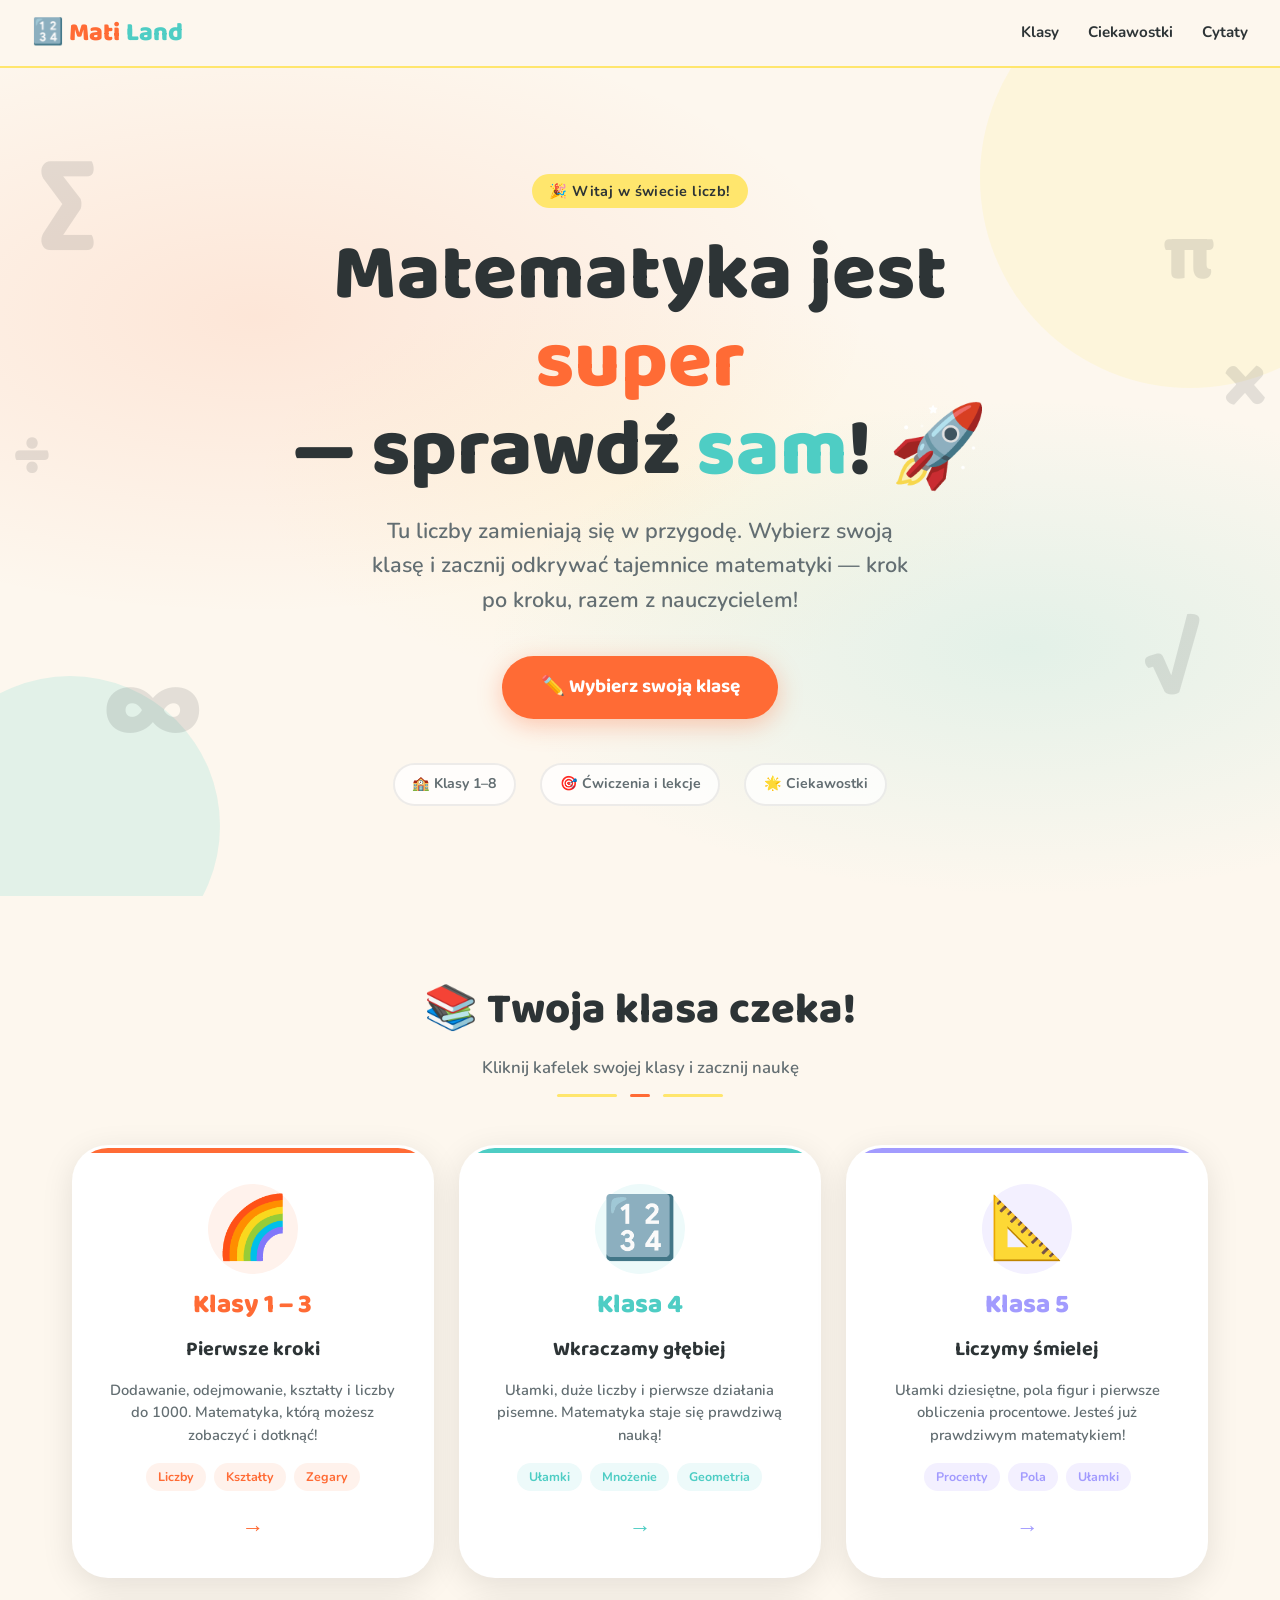
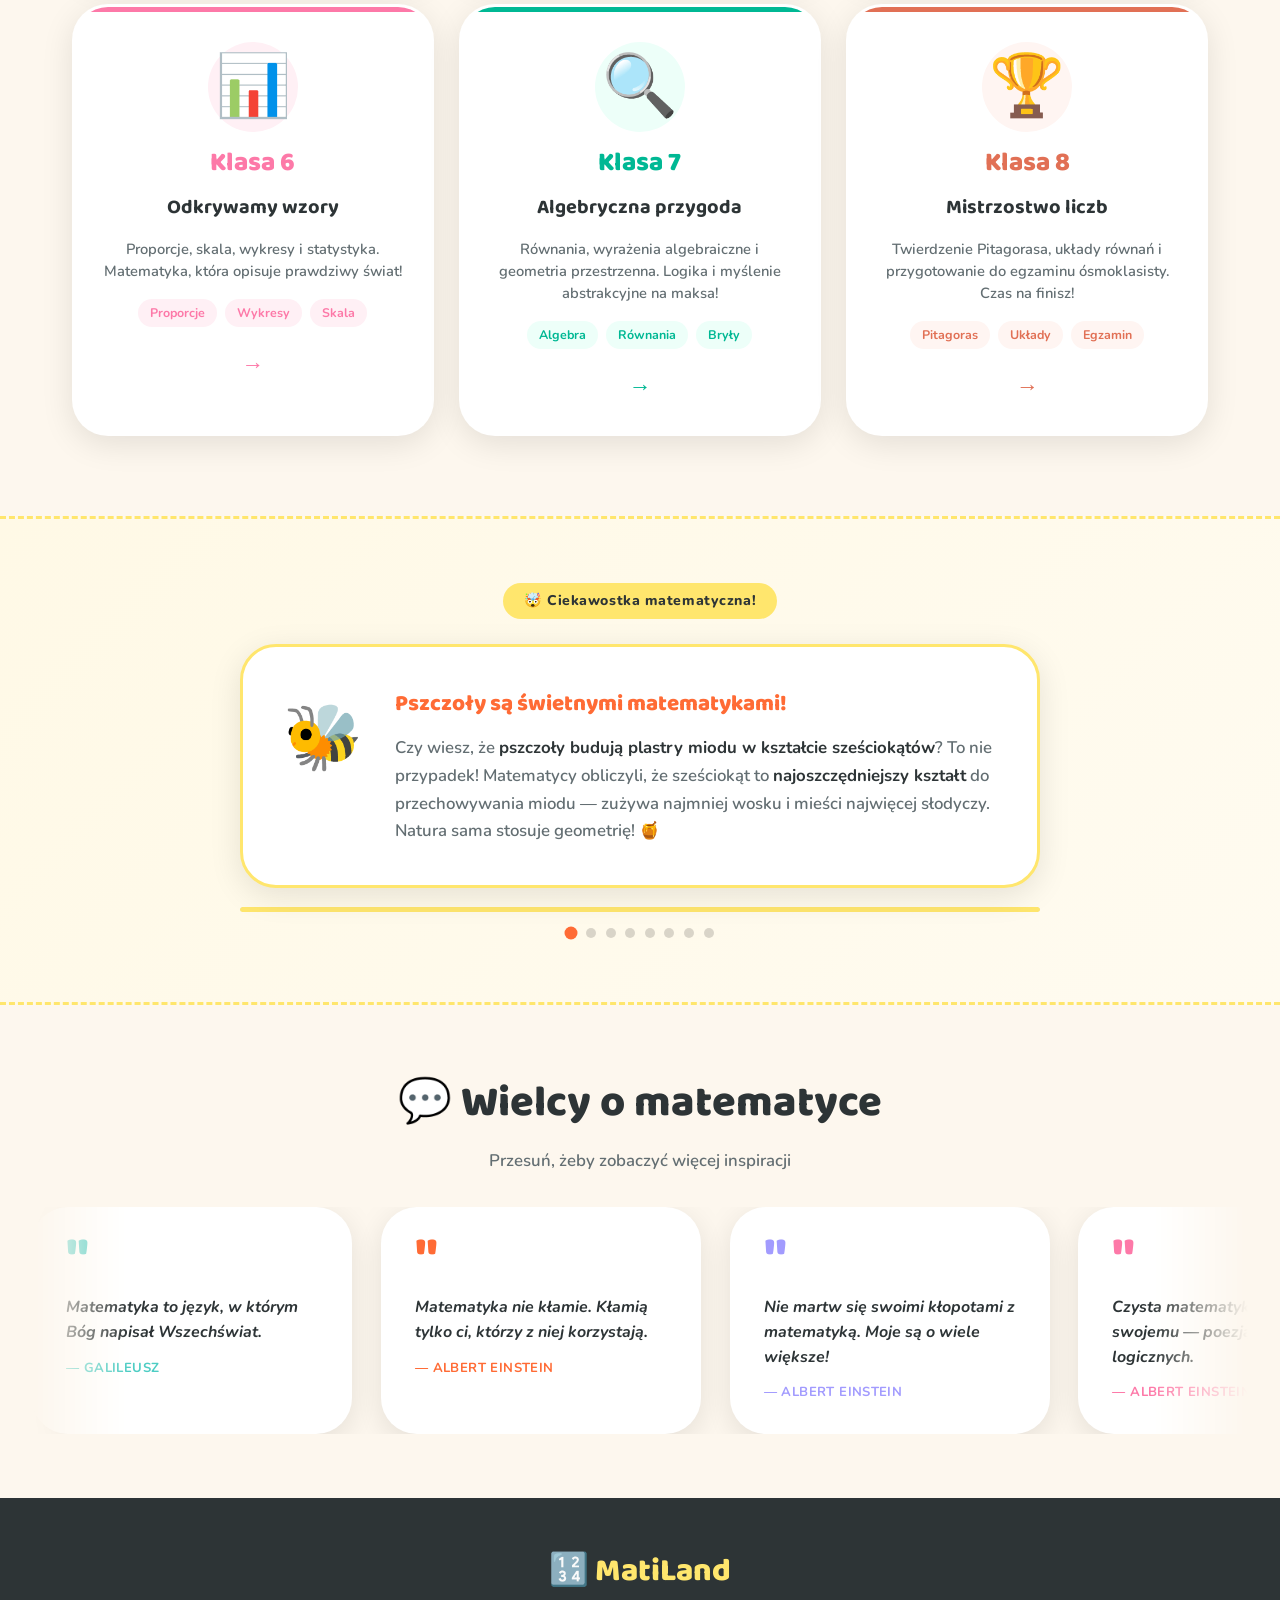
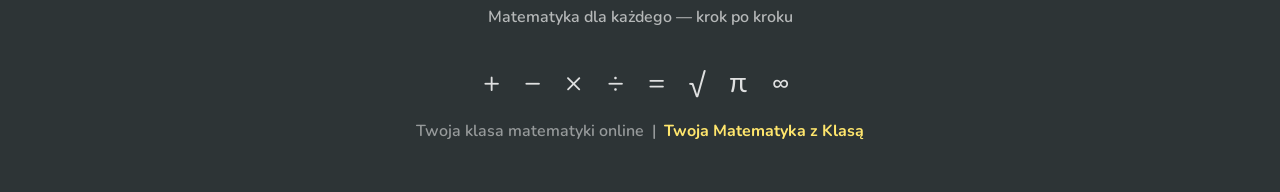
<file: index.html>
<!doctype html>
<html lang="pl">
	<head>
		<meta charset="UTF-8" />
		<meta name="viewport" content="width=device-width, initial-scale=1.0" />
		<title>MatiLand – Matematyka dla każdego!</title>

		<link rel="preconnect" href="https://fonts.googleapis.com" />
		<link rel="preconnect" href="https://fonts.gstatic.com" crossorigin />
		<link
			href="https://fonts.googleapis.com/css2?family=Baloo+2:wght@600;800&family=Nunito:wght@400;600;700;900&display=swap"
			rel="stylesheet"
		/>
		<link rel="stylesheet" href="css/style_index.css" />
		<link rel="stylesheet" href="css/style.css" />
		<script src="js/main.js" defer></script>
	</head>
	<body>
		<nav>
			<a href="#" class="nav-logo">🔢 Mati<span>Land</span></a>
			<ul class="nav-links">
				<li><a href="#klasy">Klasy</a></li>
				<li><a href="#ciekawostka">Ciekawostki</a></li>
				<li><a href="#cytaty">Cytaty</a></li>
			</ul>
		</nav>
		<section class="hero">
			<div class="hero-blob blob1"></div>
			<div class="hero-blob blob2"></div>
			<div class="math-deco md1">∑</div>
			<div class="math-deco md2">π</div>
			<div class="math-deco md3">∞</div>
			<div class="math-deco md4">√</div>
			<div class="math-deco md5">÷</div>
			<div class="math-deco md6">×</div>
			<div class="hero-content">
				<div class="hero-badge">🎉 Witaj w świecie liczb!</div>
				<h1>
					Matematyka jest <span class="accent-orange">super</span
					><br />
					— sprawdź <span class="accent-teal">sam</span>! 🚀
				</h1>
				<p class="hero-tagline">
					Tu liczby zamieniają się w przygodę. Wybierz swoją klasę i
					zacznij odkrywać tajemnice matematyki — krok po kroku, razem
					z nauczycielem!
				</p>
				<a href="#klasy" class="hero-cta"> ✏️ Wybierz swoją klasę </a>
				<div class="hero-icons">
					<div class="hero-icon-pill">🏫 Klasy 1–8</div>
					<div class="hero-icon-pill">🎯 Ćwiczenia i lekcje</div>
					<div class="hero-icon-pill">🌟 Ciekawostki</div>
				</div>
			</div>
		</section>
		<section class="classes-section" id="klasy">
			<div class="section-header">
				<h2>📚 Twoja klasa czeka!</h2>
				<p>Kliknij kafelek swojej klasy i zacznij naukę</p>
				<div class="section-divider">
					<span></span>
					<span
						style="width: 20px; background: var(--c-primary)"
					></span>
					<span></span>
				</div>
			</div>
			<div class="classes-grid">
				<a
					href="early_education.html"
					class="class-card"
					style="--card-accent: #ff6b35; --card-bg-light: #fff2ec"
				>
					<div class="card-icon" style="background: #fff2ec">🌈</div>
					<div class="card-grade">Klasy 1 – 3</div>
					<div class="card-title">Pierwsze kroki</div>
					<p class="card-desc">
						Dodawanie, odejmowanie, kształty i liczby do 1000.
						Matematyka, którą możesz zobaczyć i dotknąć!
					</p>
					<div class="card-topics">
						<span class="card-tag">Liczby</span>
						<span class="card-tag">Kształty</span>
						<span class="card-tag">Zegary</span>
					</div>
					<div class="card-arrow">→</div>
				</a>
				<a
					href="4grade.html"
					class="class-card"
					style="--card-accent: #4ecdc4; --card-bg-light: #edfafa"
				>
					<div class="card-icon" style="background: #edfafa">🔢</div>
					<div class="card-grade">Klasa 4</div>
					<div class="card-title">Wkraczamy głębiej</div>
					<p class="card-desc">
						Ułamki, duże liczby i pierwsze działania pisemne.
						Matematyka staje się prawdziwą nauką!
					</p>
					<div class="card-topics">
						<span
							class="card-tag"
							style="background: #edfafa; color: #4ecdc4"
							>Ułamki</span
						>
						<span
							class="card-tag"
							style="background: #edfafa; color: #4ecdc4"
							>Mnożenie</span
						>
						<span
							class="card-tag"
							style="background: #edfafa; color: #4ecdc4"
							>Geometria</span
						>
					</div>
					<div class="card-arrow" style="color: #4ecdc4">→</div>
				</a>
				<a
					href="5grade.html"
					class="class-card"
					style="--card-accent: #a29bfe; --card-bg-light: #f3f0ff"
				>
					<div class="card-icon" style="background: #f3f0ff">📐</div>
					<div class="card-grade">Klasa 5</div>
					<div class="card-title">Liczymy śmielej</div>
					<p class="card-desc">
						Ułamki dziesiętne, pola figur i pierwsze obliczenia
						procentowe. Jesteś już prawdziwym matematykiem!
					</p>
					<div class="card-topics">
						<span
							class="card-tag"
							style="background: #f3f0ff; color: #a29bfe"
							>Procenty</span
						>
						<span
							class="card-tag"
							style="background: #f3f0ff; color: #a29bfe"
							>Pola</span
						>
						<span
							class="card-tag"
							style="background: #f3f0ff; color: #a29bfe"
							>Ułamki</span
						>
					</div>
					<div class="card-arrow" style="color: #a29bfe">→</div>
				</a>
				<a
					href="6grade.html"
					class="class-card"
					style="--card-accent: #fd79a8; --card-bg-light: #fff0f5"
				>
					<div class="card-icon" style="background: #fff0f5">📊</div>
					<div class="card-grade">Klasa 6</div>
					<div class="card-title">Odkrywamy wzory</div>
					<p class="card-desc">
						Proporcje, skala, wykresy i statystyka. Matematyka,
						która opisuje prawdziwy świat!
					</p>
					<div class="card-topics">
						<span
							class="card-tag"
							style="background: #fff0f5; color: #fd79a8"
							>Proporcje</span
						>
						<span
							class="card-tag"
							style="background: #fff0f5; color: #fd79a8"
							>Wykresy</span
						>
						<span
							class="card-tag"
							style="background: #fff0f5; color: #fd79a8"
							>Skala</span
						>
					</div>
					<div class="card-arrow" style="color: #fd79a8">→</div>
				</a>
				<a
					href="7grade.html"
					class="class-card"
					style="--card-accent: #00b894; --card-bg-light: #edfff9"
				>
					<div class="card-icon" style="background: #edfff9">🔍</div>
					<div class="card-grade">Klasa 7</div>
					<div class="card-title">Algebryczna przygoda</div>
					<p class="card-desc">
						Równania, wyrażenia algebraiczne i geometria
						przestrzenna. Logika i myślenie abstrakcyjne na maksa!
					</p>
					<div class="card-topics">
						<span
							class="card-tag"
							style="background: #edfff9; color: #00b894"
							>Algebra</span
						>
						<span
							class="card-tag"
							style="background: #edfff9; color: #00b894"
							>Równania</span
						>
						<span
							class="card-tag"
							style="background: #edfff9; color: #00b894"
							>Bryły</span
						>
					</div>
					<div class="card-arrow" style="color: #00b894">→</div>
				</a>
				<a
					href="8grade.html"
					class="class-card"
					style="--card-accent: #e17055; --card-bg-light: #fff5f2"
				>
					<div class="card-icon" style="background: #fff5f2">🏆</div>
					<div class="card-grade">Klasa 8</div>
					<div class="card-title">Mistrzostwo liczb</div>
					<p class="card-desc">
						Twierdzenie Pitagorasa, układy równań i przygotowanie do
						egzaminu ósmoklasisty. Czas na finisz!
					</p>
					<div class="card-topics">
						<span
							class="card-tag"
							style="background: #fff5f2; color: #e17055"
							>Pitagoras</span
						>
						<span
							class="card-tag"
							style="background: #fff5f2; color: #e17055"
							>Układy</span
						>
						<span
							class="card-tag"
							style="background: #fff5f2; color: #e17055"
							>Egzamin</span
						>
					</div>
					<div class="card-arrow" style="color: #e17055">→</div>
				</a>
			</div>
		</section>
		<section class="fact-section" id="ciekawostka">
			<div class="fact-inner">
				<div class="fact-badge">🤯 Ciekawostka matematyczna!</div>

				<div class="fact-content" id="factContent">
					<div class="fact-emoji" id="factEmoji"></div>
					<div>
						<h3 id="factTitle"></h3>
						<p id="factText"></p>
					</div>
				</div>
				<div class="fact-progress">
					<div class="fact-progress-bar" id="factProgressBar"></div>
				</div>
				<div class="fact-dots" id="factDots"></div>
			</div>
		</section>
		<section class="quotes-section" id="cytaty">
			<div class="section-header">
				<h2>💬 Wielcy o matematyce</h2>
				<p>Przesuń, żeby zobaczyć więcej inspiracji</p>
			</div>
			<div class="quotes-track-wrapper">
				<div class="quotes-track" id="quotesTrack"></div>
			</div>
		</section>
		<footer>
			<div class="footer-logo">🔢 MatiLand</div>
			<p class="footer-tagline">Matematyka dla każdego — krok po kroku</p>
			<div class="footer-deco">+ − × ÷ = √ π ∞</div>
			<p class="footer-sign">
				Twoja klasa matematyki online &nbsp;|&nbsp;
				<strong>Twoja Matematyka z Klasą</strong>
			</p>
		</footer>
	</body>
</html>
</file>
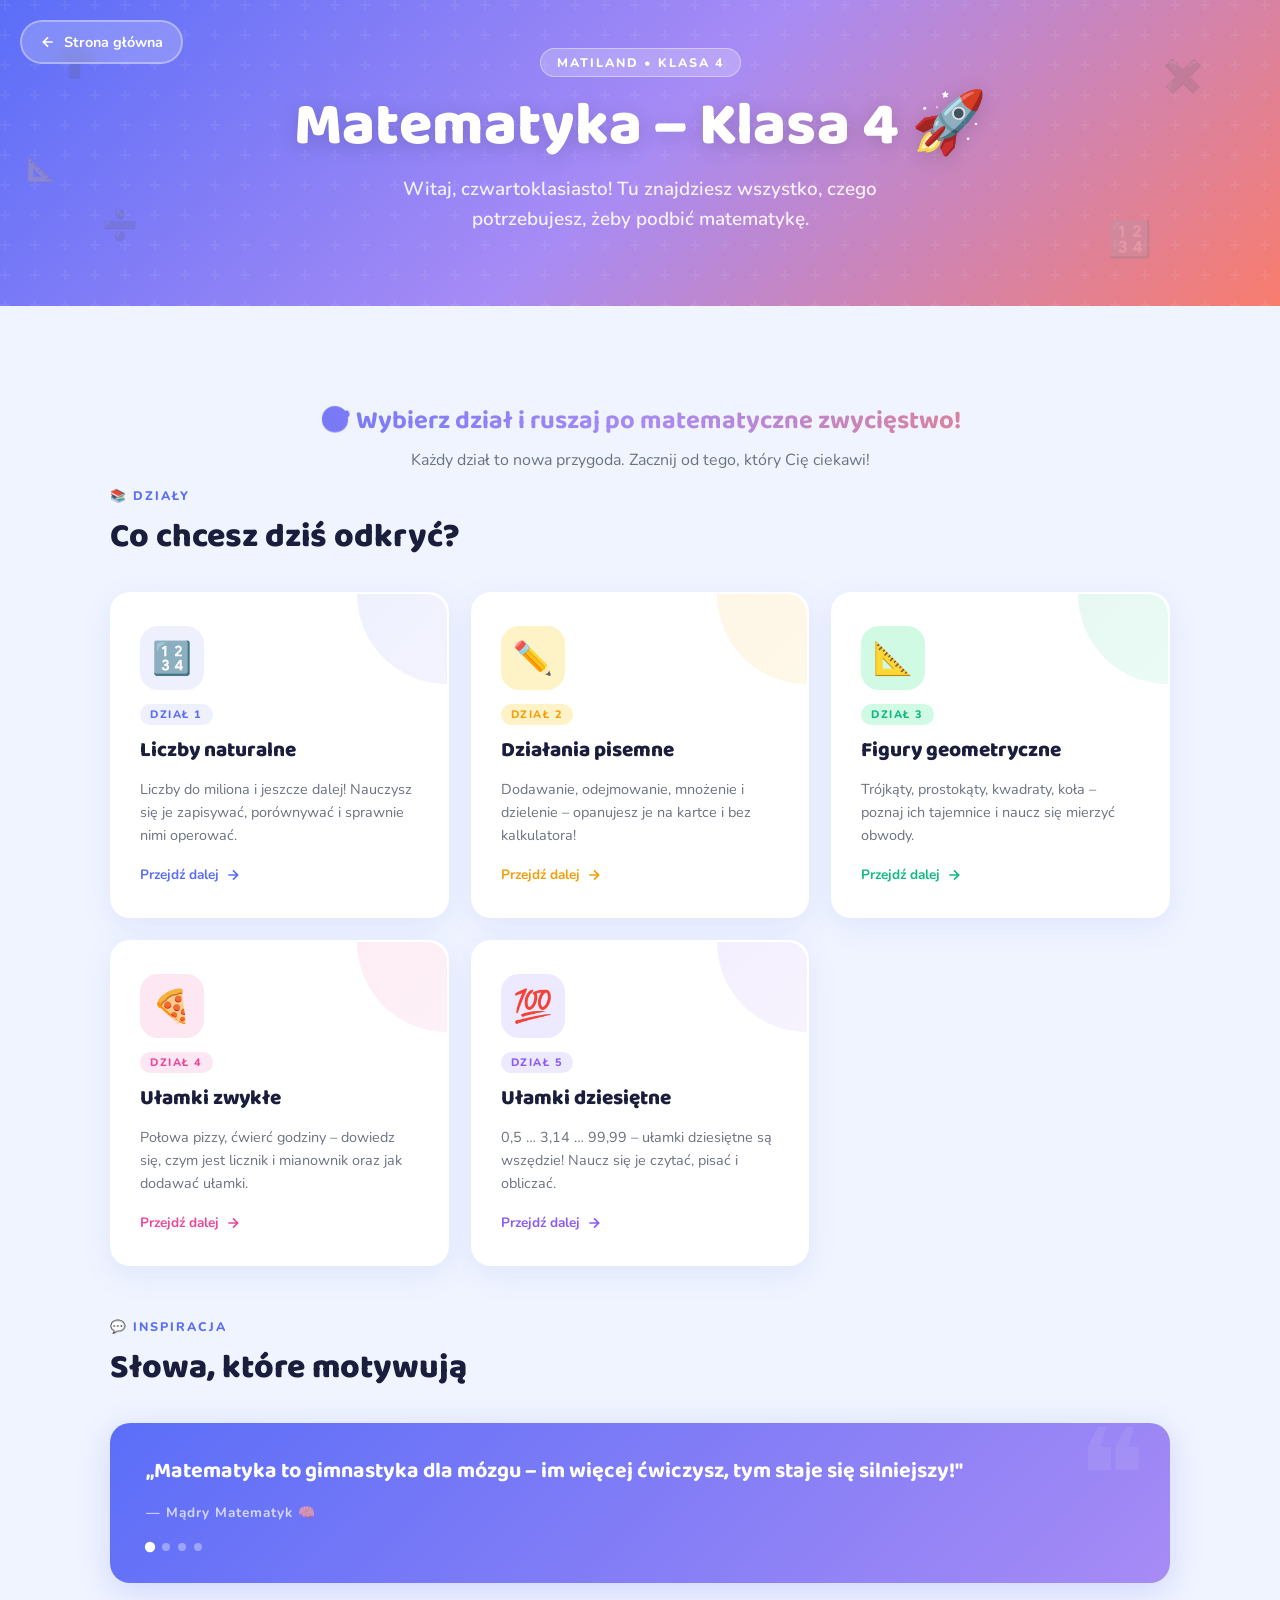
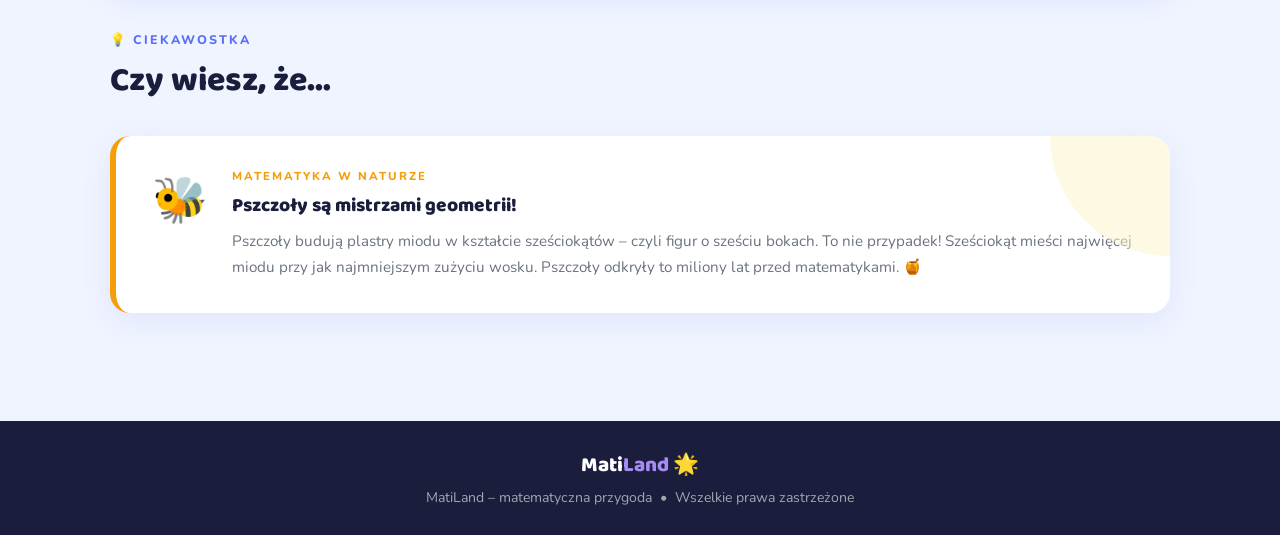
<file: 4grade.html>
<!doctype html>
<html lang="pl">
	<head>
		<meta charset="UTF-8" />
		<meta name="viewport" content="width=device-width, initial-scale=1.0" />
		<title>Matematyka – Klasa 4 | MatiLand</title>
		<link
			href="https://fonts.googleapis.com/css2?family=Nunito:wght@400;600;700;800;900&family=Baloo+2:wght@700;800&display=swap"
			rel="stylesheet"
		/>
		<style>
			*,
			*::before,
			*::after {
				box-sizing: border-box;
				margin: 0;
				padding: 0;
			}

			:root {
				--bg: #f0f4ff;
				--card-bg: #ffffff;
				--text: #1a1e3c;
				--muted: #6b7280;
				--accent: #5b6ef8;
				--accent2: #ff6b6b;
				--radius: 20px;
				--shadow: 0 8px 30px rgba(91, 110, 248, 0.1);
				--shadow-hover: 0 16px 48px rgba(91, 110, 248, 0.2);
			}

			body {
				font-family: "Nunito", sans-serif;
				background: var(--bg);
				color: var(--text);
				min-height: 100vh;
				overflow-x: hidden;
			}

			/* ── HEADER ── */
			.site-header {
				position: relative;
				background: linear-gradient(
					135deg,
					#5b6ef8 0%,
					#a78bf5 50%,
					#f87c6d 100%
				);
				padding: 48px 24px 72px;
				text-align: center;
				overflow: hidden;
			}
			.site-header::before {
				content: "";
				position: absolute;
				inset: 0;
				background: url("data:image/svg+xml,%3Csvg width='60' height='60' viewBox='0 0 60 60' xmlns='http://www.w3.org/2000/svg'%3E%3Cg fill='none' fill-rule='evenodd'%3E%3Cg fill='%23ffffff' fill-opacity='0.06'%3E%3Cpath d='M36 34v-4h-2v4h-4v2h4v4h2v-4h4v-2h-4zm0-30V0h-2v4h-4v2h4v4h2V6h4V4h-4zM6 34v-4H4v4H0v2h4v4h2v-4h4v-2H6zM6 4V0H4v4H0v2h4v4h2V6h4V4H6z'/%3E%3C/g%3E%3C/g%3E%3C/svg%3E");
			}
			.back-btn {
				position: absolute;
				top: 20px;
				left: 20px;
				display: inline-flex;
				align-items: center;
				gap: 8px;
				background: rgba(255, 255, 255, 0.2);
				color: #fff;
				text-decoration: none;
				font-weight: 700;
				font-size: 0.9rem;
				padding: 10px 18px;
				border-radius: 50px;
				border: 2px solid rgba(255, 255, 255, 0.35);
				backdrop-filter: blur(8px);
				transition:
					background 0.2s,
					transform 0.2s;
			}
			.back-btn:hover {
				background: rgba(255, 255, 255, 0.32);
				transform: translateX(-3px);
			}
			.back-btn svg {
				width: 16px;
				height: 16px;
			}

			.header-badge {
				display: inline-block;
				background: rgba(255, 255, 255, 0.22);
				color: #fff;
				font-size: 0.78rem;
				font-weight: 800;
				letter-spacing: 2px;
				text-transform: uppercase;
				padding: 5px 16px;
				border-radius: 50px;
				border: 1px solid rgba(255, 255, 255, 0.4);
				margin-bottom: 16px;
			}
			.header-title {
				font-family: "Baloo 2", cursive;
				font-size: clamp(2.2rem, 6vw, 3.8rem);
				font-weight: 800;
				color: #fff;
				line-height: 1.1;
				text-shadow: 0 4px 20px rgba(0, 0, 0, 0.15);
				margin-bottom: 14px;
			}
			.header-sub {
				color: rgba(255, 255, 255, 0.88);
				font-size: clamp(1rem, 2.5vw, 1.18rem);
				font-weight: 600;
				max-width: 520px;
				margin: 0 auto;
				line-height: 1.6;
			}
			.header-shapes {
				position: absolute;
				inset: 0;
				pointer-events: none;
			}
			.shape {
				position: absolute;
				opacity: 0.18;
				animation: floatShape 6s ease-in-out infinite alternate;
			}
			.shape-1 {
				top: 10%;
				left: 4%;
				font-size: 2.4rem;
				animation-delay: 0s;
			}
			.shape-2 {
				top: 18%;
				right: 6%;
				font-size: 2rem;
				animation-delay: 1s;
			}
			.shape-3 {
				bottom: 20%;
				left: 8%;
				font-size: 1.8rem;
				animation-delay: 2s;
			}
			.shape-4 {
				bottom: 14%;
				right: 10%;
				font-size: 2.2rem;
				animation-delay: 0.5s;
			}
			.shape-5 {
				top: 50%;
				left: 2%;
				font-size: 1.5rem;
				animation-delay: 1.5s;
			}
			@keyframes floatShape {
				from {
					transform: translateY(0) rotate(0deg);
				}
				to {
					transform: translateY(-14px) rotate(10deg);
				}
			}

			/* wave divider */
			.wave {
				display: block;
				width: 100%;
				margin-top: -2px;
				line-height: 0;
			}
			.wave svg {
				display: block;
				width: 100%;
				height: 60px;
			}

			/* ── MAIN ── */
			.main {
				max-width: 1100px;
				margin: 0 auto;
				padding: 0 20px 60px;
			}

			/* ── MOTIVATION ── */
			.motivation {
				text-align: center;
				padding: 36px 24px 16px;
			}
			.motivation-text {
				font-family: "Baloo 2", cursive;
				font-size: clamp(1.15rem, 3vw, 1.6rem);
				font-weight: 700;
				color: var(--accent);
				background: linear-gradient(90deg, #5b6ef8, #a78bf5, #f87c6d);
				-webkit-background-clip: text;
				-webkit-text-fill-color: transparent;
				background-clip: text;
			}
			.motivation-sub {
				color: var(--muted);
				font-size: 1rem;
				margin-top: 8px;
			}

			/* ── GRID ── */
			.section-label {
				font-size: 0.78rem;
				font-weight: 800;
				letter-spacing: 2px;
				text-transform: uppercase;
				color: var(--accent);
				margin-bottom: 6px;
			}
			.section-title {
				font-family: "Baloo 2", cursive;
				font-size: clamp(1.5rem, 4vw, 2.1rem);
				font-weight: 800;
				color: var(--text);
				margin-bottom: 28px;
			}
			.grid-header {
				margin-bottom: 8px;
			}

			.tiles-grid {
				display: grid;
				grid-template-columns: repeat(auto-fill, minmax(280px, 1fr));
				gap: 22px;
				margin-bottom: 52px;
			}

			.tile {
				background: var(--card-bg);
				border-radius: var(--radius);
				padding: 32px 28px;
				box-shadow: var(--shadow);
				cursor: pointer;
				text-decoration: none;
				color: var(--text);
				display: flex;
				flex-direction: column;
				gap: 14px;
				position: relative;
				overflow: hidden;
				transition:
					transform 0.28s cubic-bezier(0.34, 1.56, 0.64, 1),
					box-shadow 0.28s ease;
				border: 2px solid transparent;
			}
			.tile::before {
				content: "";
				position: absolute;
				inset: 0;
				background: var(--tile-gradient);
				opacity: 0;
				transition: opacity 0.28s;
				border-radius: calc(var(--radius) - 2px);
			}
			.tile:hover {
				transform: translateY(-8px) scale(1.025);
				box-shadow: var(--shadow-hover);
				border-color: var(--tile-color);
			}
			.tile:hover::before {
				opacity: 0.06;
			}
			.tile:active {
				transform: translateY(-4px) scale(1.01);
			}

			.tile-icon-wrap {
				width: 64px;
				height: 64px;
				border-radius: 18px;
				background: var(--tile-bg-icon);
				display: flex;
				align-items: center;
				justify-content: center;
				font-size: 2rem;
				flex-shrink: 0;
				transition: transform 0.28s cubic-bezier(0.34, 1.56, 0.64, 1);
			}
			.tile:hover .tile-icon-wrap {
				transform: scale(1.18) rotate(-4deg);
			}

			.tile-top-accent {
				position: absolute;
				top: 0;
				right: 0;
				width: 90px;
				height: 90px;
				background: var(--tile-gradient);
				opacity: 0.1;
				border-radius: 0 var(--radius) 0 90px;
				transition: opacity 0.28s;
			}
			.tile:hover .tile-top-accent {
				opacity: 0.18;
			}

			.tile-tag {
				display: inline-block;
				font-size: 0.68rem;
				font-weight: 800;
				letter-spacing: 1.5px;
				text-transform: uppercase;
				color: var(--tile-color);
				background: var(--tile-bg-icon);
				padding: 3px 10px;
				border-radius: 50px;
				width: fit-content;
			}
			.tile-title {
				font-family: "Baloo 2", cursive;
				font-size: 1.3rem;
				font-weight: 800;
				color: var(--text);
				line-height: 1.2;
			}
			.tile-desc {
				font-size: 0.9rem;
				color: var(--muted);
				line-height: 1.6;
				flex: 1;
			}
			.tile-arrow {
				display: flex;
				align-items: center;
				gap: 6px;
				font-size: 0.85rem;
				font-weight: 700;
				color: var(--tile-color);
				margin-top: 4px;
				transition: gap 0.2s;
			}
			.tile:hover .tile-arrow {
				gap: 10px;
			}
			.tile-arrow svg {
				width: 16px;
				height: 16px;
			}

			/* tile themes */
			.tile-blue {
				--tile-color: #5b6ef8;
				--tile-bg-icon: #eef0fe;
				--tile-gradient: linear-gradient(135deg, #5b6ef8, #818cf8);
			}
			.tile-orange {
				--tile-color: #f59e0b;
				--tile-bg-icon: #fef3c7;
				--tile-gradient: linear-gradient(135deg, #f59e0b, #fbbf24);
			}
			.tile-green {
				--tile-color: #10b981;
				--tile-bg-icon: #d1fae5;
				--tile-gradient: linear-gradient(135deg, #10b981, #34d399);
			}
			.tile-pink {
				--tile-color: #ec4899;
				--tile-bg-icon: #fce7f3;
				--tile-gradient: linear-gradient(135deg, #ec4899, #f472b6);
			}
			.tile-purple {
				--tile-color: #8b5cf6;
				--tile-bg-icon: #ede9fe;
				--tile-gradient: linear-gradient(135deg, #8b5cf6, #a78bf5);
			}

			/* ── QUOTES CAROUSEL ── */
			.quotes-section {
				margin-bottom: 48px;
			}
			.quotes-track-wrap {
				background: linear-gradient(135deg, #5b6ef8 0%, #a78bf5 100%);
				border-radius: var(--radius);
				padding: 32px 36px;
				position: relative;
				overflow: hidden;
				box-shadow: 0 8px 32px rgba(91, 110, 248, 0.22);
			}
			.quotes-track-wrap::after {
				content: "❝";
				position: absolute;
				top: -10px;
				right: 24px;
				font-size: 8rem;
				color: rgba(255, 255, 255, 0.08);
				font-family: Georgia, serif;
				line-height: 1;
			}
			.quote-slide {
				display: none;
				animation: fadeQ 0.5s ease;
			}
			.quote-slide.active {
				display: block;
			}
			@keyframes fadeQ {
				from {
					opacity: 0;
					transform: translateY(8px);
				}
				to {
					opacity: 1;
					transform: translateY(0);
				}
			}
			.quote-text {
				font-family: "Baloo 2", cursive;
				font-size: clamp(1.05rem, 2.5vw, 1.35rem);
				font-weight: 700;
				color: #fff;
				line-height: 1.55;
				margin-bottom: 12px;
			}
			.quote-author {
				font-size: 0.85rem;
				font-weight: 700;
				color: rgba(255, 255, 255, 0.72);
				letter-spacing: 1px;
			}
			.quote-dots {
				display: flex;
				gap: 8px;
				margin-top: 20px;
			}
			.qdot {
				width: 8px;
				height: 8px;
				border-radius: 50%;
				background: rgba(255, 255, 255, 0.35);
				cursor: pointer;
				transition:
					background 0.2s,
					transform 0.2s;
			}
			.qdot.active {
				background: #fff;
				transform: scale(1.3);
			}

			/* ── FACT ── */
			.fact-section {
				margin-bottom: 48px;
			}
			.fact-card {
				background: var(--card-bg);
				border-radius: var(--radius);
				padding: 32px 36px;
				box-shadow: var(--shadow);
				display: flex;
				gap: 24px;
				align-items: flex-start;
				border-left: 6px solid #f59e0b;
				position: relative;
				overflow: hidden;
			}
			.fact-card::before {
				content: "";
				position: absolute;
				top: 0;
				right: 0;
				width: 120px;
				height: 120px;
				background: #fef3c7;
				border-radius: 0 var(--radius) 0 120px;
				opacity: 0.5;
			}
			.fact-emoji {
				font-size: 2.8rem;
				flex-shrink: 0;
				margin-top: 2px;
			}
			.fact-label {
				font-size: 0.72rem;
				font-weight: 800;
				letter-spacing: 2px;
				text-transform: uppercase;
				color: #f59e0b;
				margin-bottom: 6px;
			}
			.fact-title {
				font-family: "Baloo 2", cursive;
				font-size: 1.2rem;
				font-weight: 800;
				margin-bottom: 8px;
			}
			.fact-text {
				font-size: 0.95rem;
				color: var(--muted);
				line-height: 1.7;
			}

			/* ── FOOTER ── */
			footer {
				background: #1a1e3c;
				color: rgba(255, 255, 255, 0.6);
				text-align: center;
				padding: 28px 24px;
				font-size: 0.88rem;
			}
			.footer-logo {
				font-family: "Baloo 2", cursive;
				font-size: 1.3rem;
				font-weight: 800;
				color: #fff;
				margin-bottom: 6px;
			}
			.footer-logo span {
				color: #a78bf5;
			}

			/* ── RESPONSIVE ── */
			@media (max-width: 600px) {
				.site-header {
					padding: 56px 16px 60px;
				}
				.fact-card {
					flex-direction: column;
					gap: 14px;
				}
				.tiles-grid {
					grid-template-columns: 1fr;
				}
				.quotes-track-wrap {
					padding: 24px 22px;
				}
			}

			/* scroll reveal */
			.reveal {
				opacity: 0;
				transform: translateY(24px);
				transition:
					opacity 0.55s ease,
					transform 0.55s ease;
			}
			.reveal.visible {
				opacity: 1;
				transform: translateY(0);
			}
		</style>
	</head>
	<body>
		<!-- ════ HEADER ════ -->
		<header class="site-header">
			<div class="header-shapes">
				<span class="shape shape-1">➕</span>
				<span class="shape shape-2">✖️</span>
				<span class="shape shape-3">➗</span>
				<span class="shape shape-4">🔢</span>
				<span class="shape shape-5">📐</span>
			</div>
			<a href="index.html" class="back-btn">
				<svg
					viewBox="0 0 24 24"
					fill="none"
					stroke="currentColor"
					stroke-width="2.5"
				>
					<path d="M19 12H5M12 5l-7 7 7 7" />
				</svg>
				Strona główna
			</a>
			<div class="header-badge">MatiLand • Klasa 4</div>
			<h1 class="header-title">Matematyka – Klasa&nbsp;4 🚀</h1>
			<p class="header-sub">
				Witaj, czwartoklasiasto! Tu znajdziesz wszystko, czego
				potrzebujesz, żeby podbić matematykę.
			</p>
		</header>
		<div class="wave">
			<svg
				viewBox="0 0 1440 60"
				preserveAspectRatio="none"
				xmlns="http://www.w3.org/2000/svg"
			>
				<path
					d="M0,0 C360,60 1080,60 1440,0 L1440,60 L0,60 Z"
					fill="#f0f4ff"
				/>
			</svg>
		</div>

		<!-- ════ MAIN ════ -->
		<div class="main">
			<!-- motivation -->
			<div class="motivation reveal">
				<p class="motivation-text">
					🎯 Wybierz dział i ruszaj po matematyczne zwycięstwo!
				</p>
				<p class="motivation-sub">
					Każdy dział to nowa przygoda. Zacznij od tego, który Cię
					ciekawi!
				</p>
			</div>

			<!-- grid -->
			<section style="margin-bottom: 12px">
				<div class="grid-header reveal">
					<p class="section-label">📚 Działy</p>
					<h2 class="section-title">Co chcesz dziś odkryć?</h2>
				</div>
				<div class="tiles-grid">
					<!-- 1 -->
					<a
						href="#liczby"
						class="tile tile-blue reveal"
						style="transition-delay: 0.05s"
					>
						<div class="tile-top-accent"></div>
						<div class="tile-icon-wrap">🔢</div>
						<span class="tile-tag">Dział 1</span>
						<div class="tile-title">Liczby naturalne</div>
						<p class="tile-desc">
							Liczby do miliona i jeszcze dalej! Nauczysz się je
							zapisywać, porównywać i sprawnie nimi operować.
						</p>
						<span class="tile-arrow"
							>Przejdź dalej
							<svg
								viewBox="0 0 24 24"
								fill="none"
								stroke="currentColor"
								stroke-width="2.5"
							>
								<path d="M5 12h14M12 5l7 7-7 7" /></svg
						></span>
					</a>

					<!-- 2 -->
					<a
						href="#dzialania"
						class="tile tile-orange reveal"
						style="transition-delay: 0.1s"
					>
						<div class="tile-top-accent"></div>
						<div class="tile-icon-wrap">✏️</div>
						<span class="tile-tag">Dział 2</span>
						<div class="tile-title">Działania pisemne</div>
						<p class="tile-desc">
							Dodawanie, odejmowanie, mnożenie i dzielenie –
							opanujesz je na kartce i bez kalkulatora!
						</p>
						<span class="tile-arrow"
							>Przejdź dalej
							<svg
								viewBox="0 0 24 24"
								fill="none"
								stroke="currentColor"
								stroke-width="2.5"
							>
								<path d="M5 12h14M12 5l7 7-7 7" /></svg
						></span>
					</a>

					<!-- 3 -->
					<a
						href="#figury"
						class="tile tile-green reveal"
						style="transition-delay: 0.15s"
					>
						<div class="tile-top-accent"></div>
						<div class="tile-icon-wrap">📐</div>
						<span class="tile-tag">Dział 3</span>
						<div class="tile-title">Figury geometryczne</div>
						<p class="tile-desc">
							Trójkąty, prostokąty, kwadraty, koła – poznaj ich
							tajemnice i naucz się mierzyć obwody.
						</p>
						<span class="tile-arrow"
							>Przejdź dalej
							<svg
								viewBox="0 0 24 24"
								fill="none"
								stroke="currentColor"
								stroke-width="2.5"
							>
								<path d="M5 12h14M12 5l7 7-7 7" /></svg
						></span>
					</a>

					<!-- 4 -->
					<a
						href="#ulamki"
						class="tile tile-pink reveal"
						style="transition-delay: 0.2s"
					>
						<div class="tile-top-accent"></div>
						<div class="tile-icon-wrap">🍕</div>
						<span class="tile-tag">Dział 4</span>
						<div class="tile-title">Ułamki zwykłe</div>
						<p class="tile-desc">
							Połowa pizzy, ćwierć godziny – dowiedz się, czym
							jest licznik i mianownik oraz jak dodawać ułamki.
						</p>
						<span class="tile-arrow"
							>Przejdź dalej
							<svg
								viewBox="0 0 24 24"
								fill="none"
								stroke="currentColor"
								stroke-width="2.5"
							>
								<path d="M5 12h14M12 5l7 7-7 7" /></svg
						></span>
					</a>

					<!-- 5 -->
					<a
						href="#dziesietne"
						class="tile tile-purple reveal"
						style="transition-delay: 0.25s"
					>
						<div class="tile-top-accent"></div>
						<div class="tile-icon-wrap">💯</div>
						<span class="tile-tag">Dział 5</span>
						<div class="tile-title">Ułamki dziesiętne</div>
						<p class="tile-desc">
							0,5 … 3,14 … 99,99 – ułamki dziesiętne są wszędzie!
							Naucz się je czytać, pisać i obliczać.
						</p>
						<span class="tile-arrow"
							>Przejdź dalej
							<svg
								viewBox="0 0 24 24"
								fill="none"
								stroke="currentColor"
								stroke-width="2.5"
							>
								<path d="M5 12h14M12 5l7 7-7 7" /></svg
						></span>
					</a>
				</div>
			</section>

			<!-- quotes carousel -->
			<section class="quotes-section reveal">
				<div class="grid-header" style="margin-bottom: 16px">
					<p class="section-label">💬 Inspiracja</p>
					<h2 class="section-title">Słowa, które motywują</h2>
				</div>
				<div class="quotes-track-wrap">
					<div class="quote-slide active">
						<p class="quote-text">
							„Matematyka to gimnastyka dla mózgu – im więcej
							ćwiczysz, tym staje się silniejszy!"
						</p>
						<span class="quote-author">— Mądry Matematyk 🧠</span>
					</div>
					<div class="quote-slide">
						<p class="quote-text">
							„Każdy błąd to krok bliżej do rozwiązania. Nie
							poddawaj się, próbuj dalej!"
						</p>
						<span class="quote-author">— Albert Einstein 🌟</span>
					</div>
					<div class="quote-slide">
						<p class="quote-text">
							„Matematyka jest wszędzie – w muzyce, w grach, w
							przyrodzie. Odkryj jej magię!"
						</p>
						<span class="quote-author">— MatiLand 🚀</span>
					</div>
					<div class="quote-slide">
						<p class="quote-text">
							„Nie pytaj, czy potrafisz. Pytaj, jak długo musisz
							ćwiczyć – a potem ćwicz!"
						</p>
						<span class="quote-author">— Twój Nauczyciel 👩‍🏫</span>
					</div>
					<div class="quote-dots" id="qdots"></div>
				</div>
			</section>

			<!-- fact -->
			<section class="fact-section reveal">
				<div class="grid-header" style="margin-bottom: 16px">
					<p class="section-label">💡 Ciekawostka</p>
					<h2 class="section-title">Czy wiesz, że…</h2>
				</div>
				<div class="fact-card">
					<span class="fact-emoji">🐝</span>
					<div>
						<p class="fact-label">Matematyka w naturze</p>
						<h3 class="fact-title">
							Pszczoły są mistrzami geometrii!
						</h3>
						<p class="fact-text">
							Pszczoły budują plastry miodu w kształcie
							sześciokątów – czyli figur o sześciu bokach. To nie
							przypadek! Sześciokąt mieści najwięcej miodu przy
							jak najmniejszym zużyciu wosku. Pszczoły odkryły to
							miliony lat przed matematykami. 🍯
						</p>
					</div>
				</div>
			</section>
		</div>
		<!-- /main -->

		<!-- ════ FOOTER ════ -->
		<footer>
			<div class="footer-logo">Mati<span>Land</span> 🌟</div>
			<p>
				MatiLand – matematyczna przygoda &nbsp;•&nbsp; Wszelkie prawa
				zastrzeżone
			</p>
		</footer>

		<script>
			// ── quotes carousel ──
			const slides = document.querySelectorAll(".quote-slide");
			const dotsContainer = document.getElementById("qdots");
			let current = 0,
				timer;

			slides.forEach((_, i) => {
				const dot = document.createElement("div");
				dot.className = "qdot" + (i === 0 ? " active" : "");
				dot.addEventListener("click", () => goTo(i));
				dotsContainer.appendChild(dot);
			});

			function goTo(n) {
				slides[current].classList.remove("active");
				dotsContainer.children[current].classList.remove("active");
				current = (n + slides.length) % slides.length;
				slides[current].classList.add("active");
				dotsContainer.children[current].classList.add("active");
				resetTimer();
			}

			function resetTimer() {
				clearInterval(timer);
				timer = setInterval(() => goTo(current + 1), 4200);
			}
			resetTimer();

			// ── scroll reveal ──
			const revealEls = document.querySelectorAll(".reveal");
			const io = new IntersectionObserver(
				(entries) => {
					entries.forEach((e) => {
						if (e.isIntersecting) {
							e.target.classList.add("visible");
							io.unobserve(e.target);
						}
					});
				},
				{ threshold: 0.12 },
			);
			revealEls.forEach((el) => io.observe(el));
		</script>
	</body>
</html>
</file>
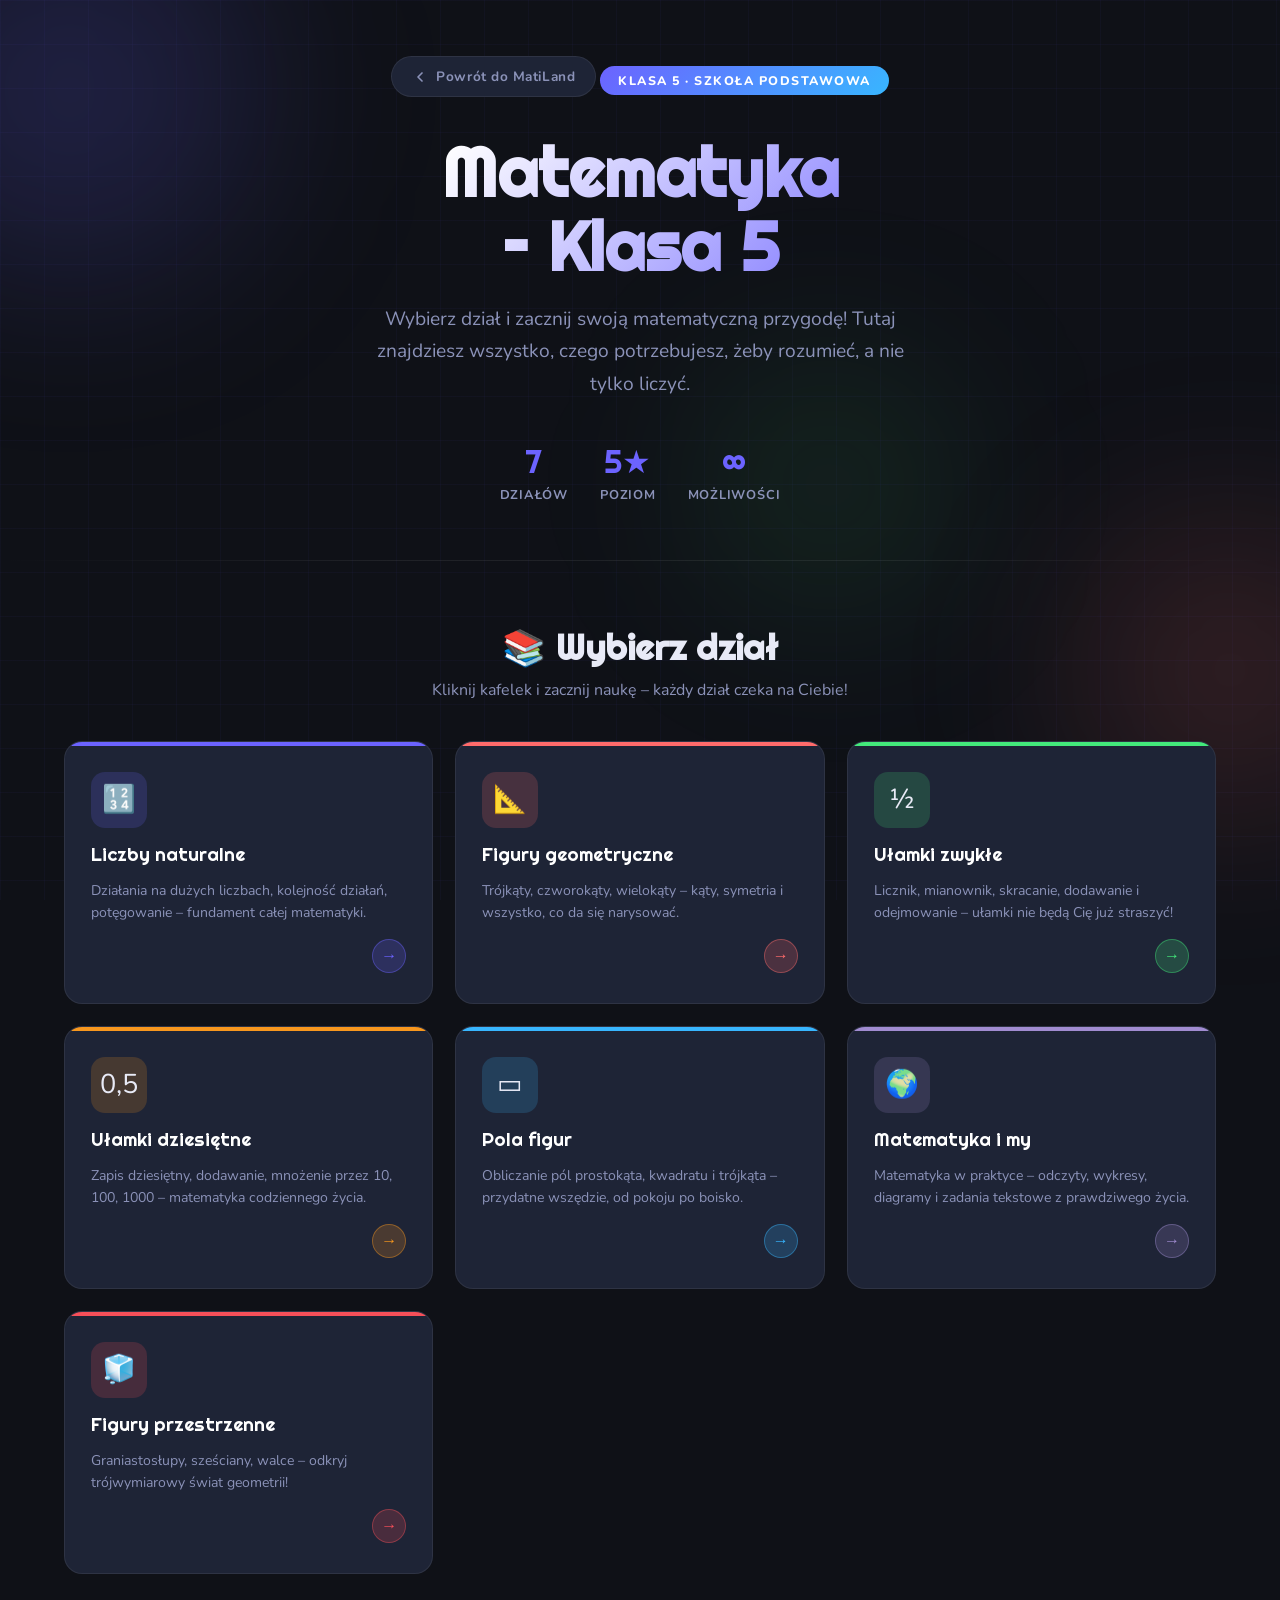
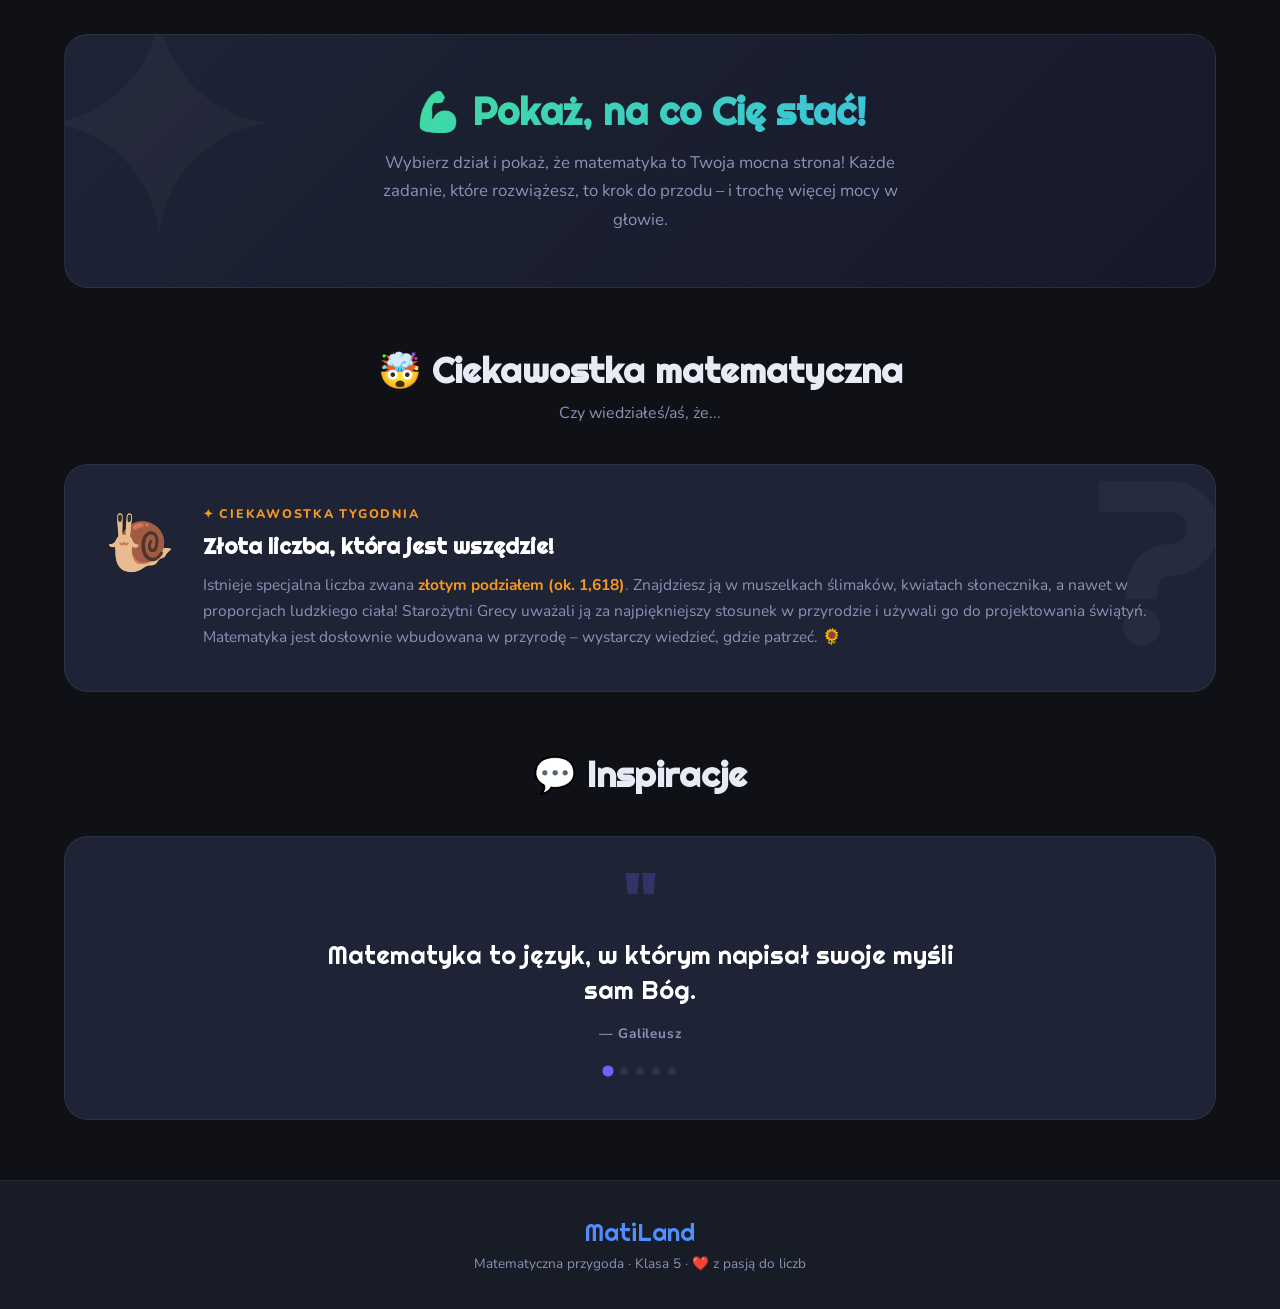
<file: 5grade.html>
<!doctype html>
<html lang="pl">
	<head>
		<meta charset="UTF-8" />
		<meta name="viewport" content="width=device-width, initial-scale=1.0" />
		<title>Matematyka – Klasa 5 | MatiLand</title>
		<link rel="preconnect" href="https://fonts.googleapis.com" />
		<link rel="preconnect" href="https://fonts.gstatic.com" crossorigin />
		<link
			href="https://fonts.googleapis.com/css2?family=Nunito:wght@400;600;700;800;900&family=Righteous&display=swap"
			rel="stylesheet"
		/>
		<style>
			/* ─── Zmienne ─────────────────────────────────────────── */
			:root {
				--bg: #0f1117;
				--bg2: #181c27;
				--surface: #1e2436;
				--border: rgba(255, 255, 255, 0.07);

				--c1: #6c63ff; /* violet  */
				--c2: #ff6b6b; /* coral   */
				--c3: #43e97b; /* mint    */
				--c4: #f7971e; /* amber   */
				--c5: #38b6ff; /* sky     */
				--c6: #f64f59; /* red     */
				--c7: #a18cd1; /* lilac   */

				--text: #e8eaf6;
				--muted: #8b92b8;
				--radius: 18px;
				--shadow: 0 8px 32px rgba(0, 0, 0, 0.45);
			}

			/* ─── Reset ───────────────────────────────────────────── */
			*,
			*::before,
			*::after {
				box-sizing: border-box;
				margin: 0;
				padding: 0;
			}
			html {
				scroll-behavior: smooth;
			}
			body {
				font-family: "Nunito", sans-serif;
				background: var(--bg);
				color: var(--text);
				min-height: 100vh;
				overflow-x: hidden;
			}

			a {
				text-decoration: none;
				color: inherit;
			}

			/* ─── Background grid pattern ────────────────────────── */
			body::before {
				content: "";
				position: fixed;
				inset: 0;
				background-image:
					linear-gradient(
						rgba(108, 99, 255, 0.04) 1px,
						transparent 1px
					),
					linear-gradient(
						90deg,
						rgba(108, 99, 255, 0.04) 1px,
						transparent 1px
					);
				background-size: 44px 44px;
				pointer-events: none;
				z-index: 0;
			}

			/* ─── Floating orbs ──────────────────────────────────── */
			.orb {
				position: fixed;
				border-radius: 50%;
				filter: blur(90px);
				pointer-events: none;
				z-index: 0;
				animation: drift 14s ease-in-out infinite alternate;
			}
			.orb1 {
				width: 380px;
				height: 380px;
				background: rgba(108, 99, 255, 0.18);
				top: -100px;
				left: -120px;
				animation-delay: 0s;
			}
			.orb2 {
				width: 300px;
				height: 300px;
				background: rgba(255, 107, 107, 0.15);
				bottom: 80px;
				right: -100px;
				animation-delay: -6s;
			}
			.orb3 {
				width: 250px;
				height: 250px;
				background: rgba(67, 233, 123, 0.1);
				top: 40%;
				left: 55%;
				animation-delay: -3s;
			}

			@keyframes drift {
				from {
					transform: translate(0, 0) scale(1);
				}
				to {
					transform: translate(30px, 20px) scale(1.05);
				}
			}

			/* ─── Wrapper ─────────────────────────────────────────── */
			.wrapper {
				position: relative;
				z-index: 1;
				max-width: 1200px;
				margin: 0 auto;
				padding: 0 24px;
			}

			/* ─── HERO ────────────────────────────────────────────── */
			.hero {
				position: relative;
				padding: 56px 0 52px;
				text-align: center;
			}

			.back-btn {
				display: inline-flex;
				align-items: center;
				gap: 8px;
				background: var(--surface);
				border: 1px solid var(--border);
				color: var(--muted);
				padding: 10px 20px;
				border-radius: 50px;
				font-size: 0.85rem;
				font-weight: 700;
				letter-spacing: 0.04em;
				transition: all 0.25s;
				margin-bottom: 40px;
			}
			.back-btn:hover {
				background: var(--c1);
				color: #fff;
				border-color: var(--c1);
				transform: translateX(-3px);
			}
			.back-btn svg {
				width: 16px;
				height: 16px;
			}

			.badge {
				display: inline-block;
				background: linear-gradient(135deg, var(--c1), var(--c5));
				color: #fff;
				font-size: 0.78rem;
				font-weight: 800;
				letter-spacing: 0.12em;
				text-transform: uppercase;
				padding: 6px 18px;
				border-radius: 50px;
				margin-bottom: 20px;
			}

			.hero h1 {
				font-family: "Righteous", sans-serif;
				font-size: clamp(2.4rem, 7vw, 4.2rem);
				line-height: 1.1;
				background: linear-gradient(135deg, #fff 30%, var(--c1) 80%);
				-webkit-background-clip: text;
				-webkit-text-fill-color: transparent;
				background-clip: text;
				margin-bottom: 18px;
			}

			.hero p {
				font-size: clamp(1rem, 2.5vw, 1.2rem);
				color: var(--muted);
				max-width: 560px;
				margin: 0 auto;
				line-height: 1.7;
			}

			.hero-stats {
				display: flex;
				justify-content: center;
				gap: 32px;
				margin-top: 40px;
				flex-wrap: wrap;
			}
			.stat {
				display: flex;
				flex-direction: column;
				align-items: center;
				gap: 4px;
			}
			.stat-num {
				font-family: "Righteous", sans-serif;
				font-size: 2rem;
				color: var(--c1);
			}
			.stat-label {
				font-size: 0.8rem;
				color: var(--muted);
				font-weight: 700;
				letter-spacing: 0.06em;
				text-transform: uppercase;
			}

			/* ─── Divider ─────────────────────────────────────────── */
			.divider {
				height: 1px;
				background: linear-gradient(
					90deg,
					transparent,
					var(--border) 30%,
					var(--border) 70%,
					transparent
				);
				margin: 4px 0;
			}

			/* ─── Section title ───────────────────────────────────── */
			.section-head {
				text-align: center;
				margin-bottom: 40px;
			}
			.section-head h2 {
				font-family: "Righteous", sans-serif;
				font-size: clamp(1.6rem, 4vw, 2.2rem);
				margin-bottom: 10px;
			}
			.section-head p {
				color: var(--muted);
				font-size: 1rem;
			}

			/* ─── KAFELKI DZIAŁÓW ─────────────────────────────────── */
			.topics {
				padding: 60px 0;
			}

			.grid {
				display: grid;
				grid-template-columns: repeat(auto-fill, minmax(290px, 1fr));
				gap: 22px;
			}

			.card {
				background: var(--surface);
				border: 1px solid var(--border);
				border-radius: var(--radius);
				padding: 30px 26px;
				cursor: pointer;
				position: relative;
				overflow: hidden;
				transition:
					transform 0.3s cubic-bezier(0.34, 1.56, 0.64, 1),
					box-shadow 0.3s,
					border-color 0.3s;
				display: flex;
				flex-direction: column;
				gap: 14px;
			}

			/* accent bar */
			.card::before {
				content: "";
				position: absolute;
				top: 0;
				left: 0;
				right: 0;
				height: 4px;
				background: var(--accent);
				border-radius: var(--radius) var(--radius) 0 0;
				transition: height 0.3s;
			}

			/* glow overlay */
			.card::after {
				content: "";
				position: absolute;
				inset: 0;
				background: radial-gradient(
					circle at 50% 0%,
					color-mix(in srgb, var(--accent) 14%, transparent),
					transparent 70%
				);
				opacity: 0;
				transition: opacity 0.35s;
				pointer-events: none;
			}

			.card:hover {
				transform: translateY(-8px) scale(1.01);
				box-shadow:
					var(--shadow),
					0 0 30px color-mix(in srgb, var(--accent) 22%, transparent);
				border-color: color-mix(
					in srgb,
					var(--accent) 50%,
					transparent
				);
			}
			.card:hover::before {
				height: 6px;
			}
			.card:hover::after {
				opacity: 1;
			}

			.card-icon {
				width: 56px;
				height: 56px;
				border-radius: 14px;
				background: color-mix(in srgb, var(--accent) 18%, transparent);
				display: flex;
				align-items: center;
				justify-content: center;
				font-size: 1.7rem;
				flex-shrink: 0;
				transition: transform 0.3s;
			}
			.card:hover .card-icon {
				transform: scale(1.12) rotate(-5deg);
			}

			.card-title {
				font-family: "Righteous", sans-serif;
				font-size: 1.18rem;
				color: #fff;
			}

			.card-desc {
				font-size: 0.88rem;
				color: var(--muted);
				line-height: 1.6;
				flex: 1;
			}

			.card-arrow {
				align-self: flex-end;
				width: 34px;
				height: 34px;
				border-radius: 50%;
				background: color-mix(in srgb, var(--accent) 20%, transparent);
				border: 1px solid
					color-mix(in srgb, var(--accent) 40%, transparent);
				display: flex;
				align-items: center;
				justify-content: center;
				font-size: 1rem;
				transition:
					background 0.3s,
					transform 0.3s;
				color: var(--accent);
			}
			.card:hover .card-arrow {
				background: var(--accent);
				color: #fff;
				transform: translateX(4px);
			}

			/* ─── BANER MOTYWACYJNY ───────────────────────────────── */
			.motivate {
				padding: 0 0 60px;
			}
			.motivate-box {
				background: linear-gradient(135deg, #1e2436 0%, #161928 100%);
				border: 1px solid var(--border);
				border-radius: 24px;
				padding: 52px 40px;
				text-align: center;
				position: relative;
				overflow: hidden;
			}
			.motivate-box::before {
				content: "✦";
				position: absolute;
				font-size: 20rem;
				opacity: 0.03;
				top: -60px;
				left: -40px;
				line-height: 1;
				pointer-events: none;
			}
			.motivate-box h2 {
				font-family: "Righteous", sans-serif;
				font-size: clamp(1.5rem, 4vw, 2.4rem);
				background: linear-gradient(135deg, var(--c3), var(--c5));
				-webkit-background-clip: text;
				-webkit-text-fill-color: transparent;
				background-clip: text;
				margin-bottom: 14px;
			}
			.motivate-box p {
				color: var(--muted);
				font-size: 1.05rem;
				max-width: 520px;
				margin: 0 auto;
				line-height: 1.7;
			}

			/* ─── CIEKAWOSTKA ────────────────────────────────────── */
			.fact {
				padding: 0 0 60px;
			}

			.fact-card {
				background: var(--surface);
				border: 1px solid var(--border);
				border-radius: 24px;
				padding: 40px;
				display: flex;
				gap: 28px;
				align-items: flex-start;
				position: relative;
				overflow: hidden;
			}
			.fact-card::after {
				content: "?";
				position: absolute;
				right: -10px;
				top: -20px;
				font-size: 14rem;
				font-family: "Righteous", sans-serif;
				opacity: 0.04;
				line-height: 1;
				pointer-events: none;
			}
			.fact-emoji {
				font-size: 3.5rem;
				flex-shrink: 0;
				animation: wiggle 3s ease-in-out infinite;
			}
			@keyframes wiggle {
				0%,
				100% {
					transform: rotate(0);
				}
				25% {
					transform: rotate(-8deg);
				}
				75% {
					transform: rotate(8deg);
				}
			}
			.fact-content {
			}
			.fact-label {
				font-size: 0.78rem;
				font-weight: 800;
				letter-spacing: 0.14em;
				text-transform: uppercase;
				color: var(--c4);
				margin-bottom: 10px;
			}
			.fact-content h3 {
				font-family: "Righteous", sans-serif;
				font-size: 1.35rem;
				color: #fff;
				margin-bottom: 12px;
			}
			.fact-content p {
				color: var(--muted);
				line-height: 1.7;
				font-size: 0.97rem;
			}
			.fact-content strong {
				color: var(--c4);
			}

			/* ─── SLIDER CYTATÓW ─────────────────────────────────── */
			.quotes {
				padding: 0 0 60px;
			}

			.slider-wrap {
				background: var(--surface);
				border: 1px solid var(--border);
				border-radius: 24px;
				padding: 44px 40px;
				text-align: center;
				position: relative;
				overflow: hidden;
				min-height: 180px;
				display: flex;
				flex-direction: column;
				align-items: center;
				justify-content: center;
			}
			.quote-marks {
				font-family: "Righteous", sans-serif;
				font-size: 6rem;
				line-height: 0.5;
				color: var(--c1);
				opacity: 0.25;
				margin-bottom: 8px;
			}
			.quote-text {
				font-family: "Righteous", sans-serif;
				font-size: clamp(1.1rem, 3vw, 1.6rem);
				color: #fff;
				max-width: 680px;
				line-height: 1.4;
				opacity: 0;
				transform: translateY(12px);
				transition:
					opacity 0.6s,
					transform 0.6s;
			}
			.quote-text.visible {
				opacity: 1;
				transform: translateY(0);
			}
			.quote-author {
				margin-top: 16px;
				font-size: 0.85rem;
				color: var(--muted);
				font-weight: 700;
				letter-spacing: 0.06em;
				opacity: 0;
				transition: opacity 0.6s 0.2s;
			}
			.quote-author.visible {
				opacity: 1;
			}

			.slider-dots {
				display: flex;
				gap: 8px;
				margin-top: 24px;
			}
			.dot {
				width: 8px;
				height: 8px;
				border-radius: 50%;
				background: var(--border);
				transition:
					background 0.3s,
					transform 0.3s;
				cursor: pointer;
			}
			.dot.active {
				background: var(--c1);
				transform: scale(1.4);
			}

			/* ─── STOPKA ─────────────────────────────────────────── */
			footer {
				background: var(--bg2);
				border-top: 1px solid var(--border);
				padding: 36px 24px;
				text-align: center;
			}
			.footer-logo {
				font-family: "Righteous", sans-serif;
				font-size: 1.5rem;
				background: linear-gradient(135deg, var(--c1), var(--c5));
				-webkit-background-clip: text;
				-webkit-text-fill-color: transparent;
				background-clip: text;
				margin-bottom: 6px;
			}
			.footer-sub {
				color: var(--muted);
				font-size: 0.85rem;
			}
			.footer-sub span {
				color: var(--c2);
			}

			/* ─── Responsive ─────────────────────────────────────── */
			@media (max-width: 680px) {
				.hero {
					padding: 40px 0 36px;
				}
				.hero-stats {
					gap: 20px;
				}
				.fact-card {
					flex-direction: column;
					gap: 16px;
				}
				.fact-card::after {
					display: none;
				}
				.motivate-box {
					padding: 36px 24px;
				}
				.slider-wrap {
					padding: 32px 24px;
				}
			}

			/* ─── Scroll-in animation ─────────────────────────────── */
			.reveal {
				opacity: 0;
				transform: translateY(28px);
				transition:
					opacity 0.6s ease,
					transform 0.6s ease;
			}
			.reveal.in-view {
				opacity: 1;
				transform: translateY(0);
			}
		</style>
	</head>
	<body>
		<!-- floating orbs -->
		<div class="orb orb1"></div>
		<div class="orb orb2"></div>
		<div class="orb orb3"></div>

		<!-- ════════════════════ HERO ════════════════════ -->
		<header>
			<div class="wrapper">
				<div class="hero">
					<a
						href="index.html"
						class="back-btn"
						aria-label="Powrót do strony głównej"
					>
						<svg
							viewBox="0 0 24 24"
							fill="none"
							stroke="currentColor"
							stroke-width="2.5"
							stroke-linecap="round"
							stroke-linejoin="round"
						>
							<polyline points="15 18 9 12 15 6"></polyline>
						</svg>
						Powrót do MatiLand
					</a>

					<div class="badge">Klasa 5 · Szkoła podstawowa</div>
					<h1>Matematyka<br />– Klasa 5</h1>
					<p>
						Wybierz dział i zacznij swoją matematyczną przygodę!
						Tutaj znajdziesz wszystko, czego potrzebujesz, żeby
						rozumieć, a nie tylko liczyć.
					</p>

					<div class="hero-stats">
						<div class="stat">
							<span class="stat-num">7</span>
							<span class="stat-label">Działów</span>
						</div>
						<div class="stat">
							<span class="stat-num">5★</span>
							<span class="stat-label">Poziom</span>
						</div>
						<div class="stat">
							<span class="stat-num">∞</span>
							<span class="stat-label">Możliwości</span>
						</div>
					</div>
				</div>
			</div>
			<div class="divider"></div>
		</header>

		<!-- ════════════════════ KAFELKI ════════════════════ -->
		<section class="topics">
			<div class="wrapper">
				<div class="section-head reveal">
					<h2>📚 Wybierz dział</h2>
					<p>
						Kliknij kafelek i zacznij naukę – każdy dział czeka na
						Ciebie!
					</p>
				</div>

				<div class="grid">
					<div
						class="card reveal"
						style="--accent: var(--c1)"
						onclick="topicClick(this)"
					>
						<div class="card-icon">🔢</div>
						<div class="card-title">Liczby naturalne</div>
						<div class="card-desc">
							Działania na dużych liczbach, kolejność działań,
							potęgowanie – fundament całej matematyki.
						</div>
						<div class="card-arrow">→</div>
					</div>

					<div
						class="card reveal"
						style="--accent: var(--c2)"
						onclick="topicClick(this)"
					>
						<div class="card-icon">📐</div>
						<div class="card-title">Figury geometryczne</div>
						<div class="card-desc">
							Trójkąty, czworokąty, wielokąty – kąty, symetria i
							wszystko, co da się narysować.
						</div>
						<div class="card-arrow">→</div>
					</div>

					<div
						class="card reveal"
						style="--accent: var(--c3)"
						onclick="topicClick(this)"
					>
						<div class="card-icon">½</div>
						<div class="card-title">Ułamki zwykłe</div>
						<div class="card-desc">
							Licznik, mianownik, skracanie, dodawanie i
							odejmowanie – ułamki nie będą Cię już straszyć!
						</div>
						<div class="card-arrow">→</div>
					</div>

					<div
						class="card reveal"
						style="--accent: var(--c4)"
						onclick="topicClick(this)"
					>
						<div class="card-icon">0,5</div>
						<div class="card-title">Ułamki dziesiętne</div>
						<div class="card-desc">
							Zapis dziesiętny, dodawanie, mnożenie przez 10, 100,
							1000 – matematyka codziennego życia.
						</div>
						<div class="card-arrow">→</div>
					</div>

					<div
						class="card reveal"
						style="--accent: var(--c5)"
						onclick="topicClick(this)"
					>
						<div class="card-icon">▭</div>
						<div class="card-title">Pola figur</div>
						<div class="card-desc">
							Obliczanie pól prostokąta, kwadratu i trójkąta –
							przydatne wszędzie, od pokoju po boisko.
						</div>
						<div class="card-arrow">→</div>
					</div>

					<div
						class="card reveal"
						style="--accent: var(--c7)"
						onclick="topicClick(this)"
					>
						<div class="card-icon">🌍</div>
						<div class="card-title">Matematyka i my</div>
						<div class="card-desc">
							Matematyka w praktyce – odczyty, wykresy, diagramy i
							zadania tekstowe z prawdziwego życia.
						</div>
						<div class="card-arrow">→</div>
					</div>

					<div
						class="card reveal"
						style="--accent: var(--c6)"
						onclick="topicClick(this)"
					>
						<div class="card-icon">🧊</div>
						<div class="card-title">Figury przestrzenne</div>
						<div class="card-desc">
							Graniastosłupy, sześciany, walce – odkryj
							trójwymiarowy świat geometrii!
						</div>
						<div class="card-arrow">→</div>
					</div>
				</div>
			</div>
		</section>

		<!-- ════════════════════ MOTYWACJA ════════════════════ -->
		<section class="motivate">
			<div class="wrapper">
				<div class="motivate-box reveal">
					<h2>💪 Pokaż, na co Cię stać!</h2>
					<p>
						Wybierz dział i pokaż, że matematyka to Twoja mocna
						strona! Każde zadanie, które rozwiążesz, to krok do
						przodu – i trochę więcej mocy w głowie.
					</p>
				</div>
			</div>
		</section>

		<!-- ════════════════════ CIEKAWOSTKA ════════════════════ -->
		<section class="fact">
			<div class="wrapper">
				<div class="section-head reveal">
					<h2>🤯 Ciekawostka matematyczna</h2>
					<p>Czy wiedziałeś/aś, że...</p>
				</div>
				<div class="fact-card reveal">
					<div class="fact-emoji">🐌</div>
					<div class="fact-content">
						<div class="fact-label">✦ Ciekawostka tygodnia</div>
						<h3>Złota liczba, która jest wszędzie!</h3>
						<p>
							Istnieje specjalna liczba zwana
							<strong>złotym podziałem (ok. 1,618)</strong>.
							Znajdziesz ją w muszelkach ślimaków, kwiatach
							słonecznika, a nawet w proporcjach ludzkiego ciała!
							Starożytni Grecy uważali ją za najpiękniejszy
							stosunek w przyrodzie i używali go do projektowania
							świątyń. Matematyka jest dosłownie wbudowana w
							przyrodę – wystarczy wiedzieć, gdzie patrzeć. 🌻
						</p>
					</div>
				</div>
			</div>
		</section>

		<!-- ════════════════════ SLIDER CYTATÓW ════════════════════ -->
		<section class="quotes">
			<div class="wrapper">
				<div class="section-head reveal">
					<h2>💬 Inspiracje</h2>
				</div>
				<div class="slider-wrap reveal">
					<div class="quote-marks">"</div>
					<div class="quote-text" id="qText"></div>
					<div class="quote-author" id="qAuthor"></div>
					<div class="slider-dots" id="qDots"></div>
				</div>
			</div>
		</section>

		<!-- ════════════════════ STOPKA ════════════════════ -->
		<footer>
			<div class="footer-logo">MatiLand</div>
			<div class="footer-sub">
				Matematyczna przygoda · Klasa 5 · <span>❤️</span> z pasją do
				liczb
			</div>
		</footer>

		<!-- ════════════════════ JAVASCRIPT ════════════════════ -->
		<script>
			/* ---------- Scroll reveal ---------- */
			const revealEls = document.querySelectorAll(".reveal");
			const observer = new IntersectionObserver(
				(entries) => {
					entries.forEach((e, i) => {
						if (e.isIntersecting) {
							setTimeout(
								() => e.target.classList.add("in-view"),
								i * 80,
							);
							observer.unobserve(e.target);
						}
					});
				},
				{ threshold: 0.12 },
			);
			revealEls.forEach((el) => observer.observe(el));

			/* ---------- Card click ---------- */
			function topicClick(card) {
				const title = card.querySelector(".card-title").textContent;
				card.style.transition = "transform .15s";
				card.style.transform = "scale(.97)";
				setTimeout(() => {
					card.style.transform = "";
					card.style.transition = "";
					// alert(`Dział: ${title}\n(Tu możesz dodać link do podstrony działu)`);
				}, 150);
			}

			/* ---------- Slider cytatów ---------- */
			const quotes = [
				{
					text: "Matematyka to język, w którym napisał swoje myśli sam Bóg.",
					author: "— Galileusz",
				},
				{
					text: "Matematyka nie jest o liczbach. To myślenie.",
					author: "— Dan Finkel",
				},
				{
					text: "Każdy jest w stanie zrozumieć matematykę – potrzeba tylko odwagi i chwili skupienia.",
					author: "— inspiracja MatiLand",
				},
				{
					text: "Im więcej matematyki znasz, tym więcej możliwości przed Tobą stoi.",
					author: "— inspiracja MatiLand",
				},
				{
					text: "Matematyka to nie tylko szkoła – to supermoc na całe życie.",
					author: "— inspiracja MatiLand",
				},
			];

			let current = 0;
			const qText = document.getElementById("qText");
			const qAuthor = document.getElementById("qAuthor");
			const qDots = document.getElementById("qDots");

			// Build dots
			quotes.forEach((_, i) => {
				const dot = document.createElement("div");
				dot.className = "dot" + (i === 0 ? " active" : "");
				dot.onclick = () => showQuote(i);
				qDots.appendChild(dot);
			});

			function showQuote(idx) {
				current = idx;
				qText.classList.remove("visible");
				qAuthor.classList.remove("visible");
				setTimeout(() => {
					qText.textContent = quotes[idx].text;
					qAuthor.textContent = quotes[idx].author;
					qText.classList.add("visible");
					qAuthor.classList.add("visible");
				}, 300);
				document
					.querySelectorAll(".dot")
					.forEach((d, i) => d.classList.toggle("active", i === idx));
			}

			showQuote(0);
			setInterval(() => showQuote((current + 1) % quotes.length), 5000);
		</script>
	</body>
</html>
</file>
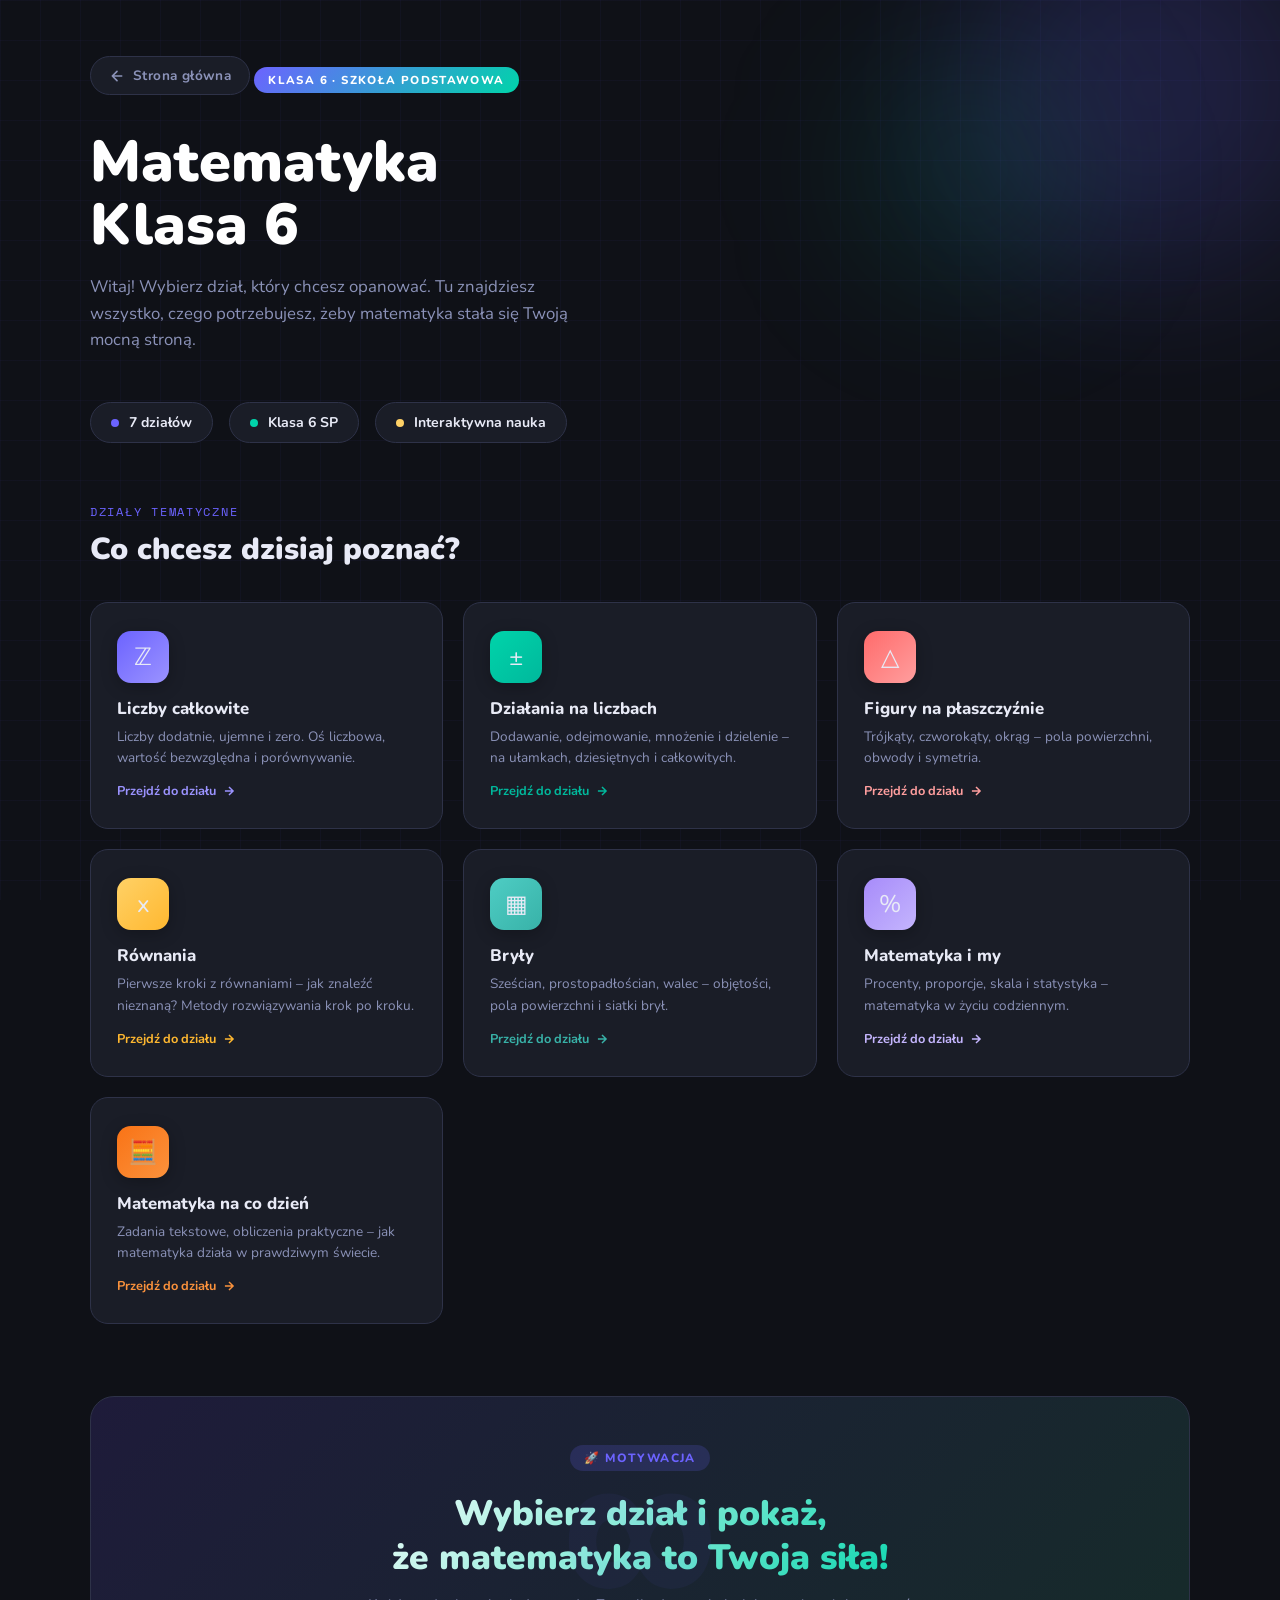
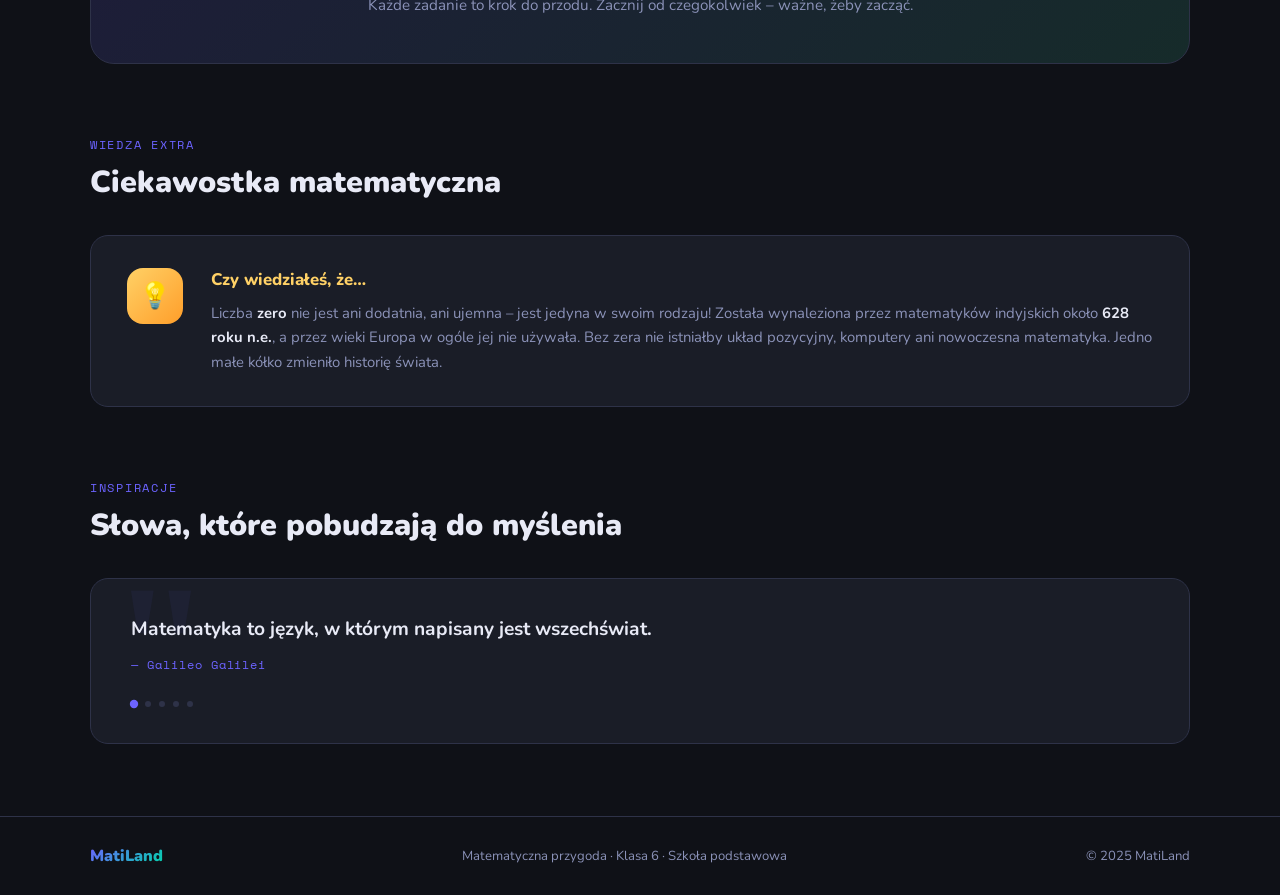
<file: 6grade.html>
<!doctype html>
<html lang="pl">
	<head>
		<meta charset="UTF-8" />
		<meta name="viewport" content="width=device-width, initial-scale=1.0" />
		<title>Matematyka – Klasa 6 | MatiLand</title>
		<link
			href="https://fonts.googleapis.com/css2?family=Nunito:wght@400;600;700;800;900&family=Space+Mono:wght@400;700&display=swap"
			rel="stylesheet"
		/>
		<style>
			*,
			*::before,
			*::after {
				box-sizing: border-box;
				margin: 0;
				padding: 0;
			}

			:root {
				--bg: #0f1117;
				--surface: #1a1d27;
				--surface2: #222535;
				--border: #2e3248;
				--accent1: #6c63ff;
				--accent2: #00d4aa;
				--accent3: #ff6b6b;
				--accent4: #ffd166;
				--accent5: #4ecdc4;
				--text: #e8eaf6;
				--text-muted: #8b92b8;
				--radius: 18px;
				--shadow: 0 8px 32px rgba(0, 0, 0, 0.35);
			}

			html {
				scroll-behavior: smooth;
			}

			body {
				font-family: "Nunito", sans-serif;
				background: var(--bg);
				color: var(--text);
				min-height: 100vh;
				overflow-x: hidden;
			}

			/* ===== BACKGROUND GRID ===== */
			body::before {
				content: "";
				position: fixed;
				inset: 0;
				background-image:
					linear-gradient(
						rgba(108, 99, 255, 0.04) 1px,
						transparent 1px
					),
					linear-gradient(
						90deg,
						rgba(108, 99, 255, 0.04) 1px,
						transparent 1px
					);
				background-size: 40px 40px;
				pointer-events: none;
				z-index: 0;
			}

			/* ===== HEADER ===== */
			header {
				position: relative;
				z-index: 10;
				padding: 0 24px;
				overflow: hidden;
			}

			.header-inner {
				max-width: 1100px;
				margin: 0 auto;
				padding: 56px 0 48px;
			}

			.back-btn {
				display: inline-flex;
				align-items: center;
				gap: 8px;
				background: var(--surface);
				border: 1px solid var(--border);
				color: var(--text-muted);
				text-decoration: none;
				padding: 9px 18px;
				border-radius: 50px;
				font-size: 0.85rem;
				font-weight: 700;
				letter-spacing: 0.03em;
				transition: all 0.25s;
				margin-bottom: 36px;
			}
			.back-btn:hover {
				background: var(--surface2);
				color: var(--text);
				border-color: var(--accent1);
				transform: translateX(-3px);
			}
			.back-btn svg {
				width: 16px;
				height: 16px;
			}

			.badge {
				display: inline-block;
				background: linear-gradient(
					135deg,
					var(--accent1),
					var(--accent2)
				);
				color: #fff;
				font-size: 0.72rem;
				font-weight: 800;
				letter-spacing: 0.12em;
				text-transform: uppercase;
				padding: 5px 14px;
				border-radius: 50px;
				margin-bottom: 18px;
			}

			.header-title {
				font-size: clamp(2.2rem, 5vw, 3.6rem);
				font-weight: 900;
				line-height: 1.1;
				margin-bottom: 16px;
				background: linear-gradient(
					135deg,
					#fff 30%,
					var(--accent1) 80%,
					var(--accent2) 100%
				);
				-webkit-background-clip: text;
				-webkit-text-fill-color: transparent;
				background-clip: text;
			}

			.header-subtitle {
				font-size: 1.05rem;
				color: var(--text-muted);
				max-width: 520px;
				line-height: 1.6;
			}

			/* Decorative orbs */
			.orb {
				position: absolute;
				border-radius: 50%;
				filter: blur(80px);
				pointer-events: none;
			}
			.orb-1 {
				width: 380px;
				height: 380px;
				background: rgba(108, 99, 255, 0.18);
				top: -100px;
				right: -60px;
			}
			.orb-2 {
				width: 220px;
				height: 220px;
				background: rgba(0, 212, 170, 0.12);
				top: 60px;
				right: 200px;
			}

			/* ===== STATS BAR ===== */
			.stats-bar {
				position: relative;
				z-index: 10;
				padding: 0 24px;
				margin-bottom: 60px;
			}
			.stats-inner {
				max-width: 1100px;
				margin: 0 auto;
				display: flex;
				gap: 16px;
				flex-wrap: wrap;
			}
			.stat-chip {
				background: var(--surface);
				border: 1px solid var(--border);
				border-radius: 50px;
				padding: 10px 20px;
				display: flex;
				align-items: center;
				gap: 10px;
				font-size: 0.88rem;
				font-weight: 700;
			}
			.stat-chip .dot {
				width: 8px;
				height: 8px;
				border-radius: 50%;
			}

			/* ===== SECTIONS ===== */
			section {
				position: relative;
				z-index: 10;
				padding: 0 24px;
				margin-bottom: 72px;
			}
			.section-inner {
				max-width: 1100px;
				margin: 0 auto;
			}

			.section-label {
				font-family: "Space Mono", monospace;
				font-size: 0.72rem;
				letter-spacing: 0.15em;
				text-transform: uppercase;
				color: var(--accent1);
				margin-bottom: 8px;
			}
			.section-title {
				font-size: clamp(1.4rem, 3vw, 1.9rem);
				font-weight: 900;
				margin-bottom: 32px;
				color: var(--text);
			}

			/* ===== TILES GRID ===== */
			.tiles-grid {
				display: grid;
				grid-template-columns: repeat(auto-fill, minmax(290px, 1fr));
				gap: 20px;
			}

			.tile {
				background: var(--surface);
				border: 1px solid var(--border);
				border-radius: var(--radius);
				padding: 28px 26px;
				cursor: pointer;
				text-decoration: none;
				color: inherit;
				display: flex;
				flex-direction: column;
				gap: 14px;
				transition:
					transform 0.28s cubic-bezier(0.34, 1.56, 0.64, 1),
					box-shadow 0.28s,
					border-color 0.28s,
					background 0.28s;
				position: relative;
				overflow: hidden;
			}
			.tile::before {
				content: "";
				position: absolute;
				inset: 0;
				background: linear-gradient(
					135deg,
					var(--tile-c1, var(--accent1)),
					var(--tile-c2, var(--accent2))
				);
				opacity: 0;
				transition: opacity 0.28s;
				border-radius: inherit;
			}
			.tile:hover {
				transform: translateY(-6px) scale(1.015);
				box-shadow:
					0 16px 48px rgba(0, 0, 0, 0.4),
					0 0 0 1px var(--tile-c1, var(--accent1));
				border-color: var(--tile-c1, var(--accent1));
			}
			.tile:hover::before {
				opacity: 0.07;
			}

			.tile-icon {
				width: 52px;
				height: 52px;
				background: linear-gradient(
					135deg,
					var(--tile-c1, var(--accent1)),
					var(--tile-c2, var(--accent2))
				);
				border-radius: 14px;
				display: flex;
				align-items: center;
				justify-content: center;
				font-size: 1.5rem;
				flex-shrink: 0;
				box-shadow: 0 4px 16px rgba(0, 0, 0, 0.25);
				position: relative;
				z-index: 1;
			}

			.tile-content {
				position: relative;
				z-index: 1;
			}

			.tile-title {
				font-size: 1.05rem;
				font-weight: 800;
				color: var(--text);
				margin-bottom: 6px;
			}
			.tile-desc {
				font-size: 0.85rem;
				color: var(--text-muted);
				line-height: 1.55;
			}

			.tile-arrow {
				margin-top: auto;
				display: flex;
				align-items: center;
				gap: 6px;
				font-size: 0.8rem;
				font-weight: 700;
				color: var(--tile-c2, var(--accent2));
				position: relative;
				z-index: 1;
				transition: gap 0.2s;
			}
			.tile:hover .tile-arrow {
				gap: 10px;
			}
			.tile-arrow svg {
				width: 14px;
				height: 14px;
			}

			/* ===== MOTIVATION BANNER ===== */
			.motivation-banner {
				background: linear-gradient(135deg, #1e1b3a, #162b2a);
				border: 1px solid var(--border);
				border-radius: 24px;
				padding: 48px 40px;
				text-align: center;
				position: relative;
				overflow: hidden;
			}
			.motivation-banner::before {
				content: "∞";
				position: absolute;
				font-size: 260px;
				font-weight: 900;
				color: rgba(108, 99, 255, 0.05);
				top: 50%;
				left: 50%;
				transform: translate(-50%, -50%);
				pointer-events: none;
				line-height: 1;
				user-select: none;
			}
			.motivation-banner .tag {
				display: inline-block;
				background: rgba(108, 99, 255, 0.18);
				color: var(--accent1);
				font-size: 0.75rem;
				font-weight: 800;
				letter-spacing: 0.12em;
				text-transform: uppercase;
				padding: 5px 14px;
				border-radius: 50px;
				margin-bottom: 20px;
			}
			.motivation-banner h2 {
				font-size: clamp(1.4rem, 3.5vw, 2.2rem);
				font-weight: 900;
				background: linear-gradient(135deg, #fff, var(--accent2));
				-webkit-background-clip: text;
				-webkit-text-fill-color: transparent;
				background-clip: text;
				max-width: 600px;
				margin: 0 auto 16px;
				line-height: 1.25;
			}
			.motivation-banner p {
				color: var(--text-muted);
				font-size: 0.95rem;
			}

			/* ===== TRIVIA CARD ===== */
			.trivia-card {
				background: var(--surface);
				border: 1px solid var(--border);
				border-radius: var(--radius);
				padding: 32px 36px;
				display: flex;
				gap: 28px;
				align-items: flex-start;
			}
			.trivia-icon {
				width: 56px;
				height: 56px;
				flex-shrink: 0;
				background: linear-gradient(135deg, var(--accent4), #ff9e2a);
				border-radius: 16px;
				display: flex;
				align-items: center;
				justify-content: center;
				font-size: 1.6rem;
			}
			.trivia-content h3 {
				font-size: 1.05rem;
				font-weight: 800;
				margin-bottom: 10px;
				color: var(--accent4);
			}
			.trivia-content p {
				font-size: 0.93rem;
				color: var(--text-muted);
				line-height: 1.65;
			}
			.trivia-content strong {
				color: var(--text);
			}

			/* ===== QUOTES SLIDER ===== */
			.quotes-slider {
				background: var(--surface);
				border: 1px solid var(--border);
				border-radius: var(--radius);
				padding: 36px 40px;
				position: relative;
				overflow: hidden;
			}
			.quotes-slider::before {
				content: '"';
				position: absolute;
				font-size: 180px;
				font-weight: 900;
				color: rgba(108, 99, 255, 0.06);
				top: -20px;
				left: 20px;
				line-height: 1;
				font-family: Georgia, serif;
				pointer-events: none;
			}

			.quote-track {
				position: relative;
				min-height: 90px;
			}

			.quote-item {
				position: absolute;
				inset: 0;
				display: flex;
				flex-direction: column;
				justify-content: center;
				opacity: 0;
				transform: translateY(14px);
				transition:
					opacity 0.55s ease,
					transform 0.55s ease;
				pointer-events: none;
			}
			.quote-item.active {
				opacity: 1;
				transform: translateY(0);
				pointer-events: auto;
			}

			.quote-text {
				font-size: clamp(1rem, 2.5vw, 1.2rem);
				font-weight: 700;
				color: var(--text);
				line-height: 1.5;
				margin-bottom: 12px;
				position: relative;
				z-index: 1;
			}
			.quote-author {
				font-family: "Space Mono", monospace;
				font-size: 0.75rem;
				color: var(--accent1);
				letter-spacing: 0.08em;
			}

			.quote-dots {
				display: flex;
				gap: 8px;
				margin-top: 28px;
			}
			.q-dot {
				width: 6px;
				height: 6px;
				border-radius: 50%;
				background: var(--border);
				cursor: pointer;
				transition: all 0.25s;
			}
			.q-dot.active {
				background: var(--accent1);
				transform: scale(1.4);
			}

			/* ===== FOOTER ===== */
			footer {
				position: relative;
				z-index: 10;
				border-top: 1px solid var(--border);
				padding: 28px 24px;
				text-align: center;
			}
			.footer-inner {
				max-width: 1100px;
				margin: 0 auto;
				display: flex;
				align-items: center;
				justify-content: space-between;
				gap: 16px;
				flex-wrap: wrap;
			}
			.footer-brand {
				font-weight: 900;
				font-size: 1rem;
				background: linear-gradient(
					135deg,
					var(--accent1),
					var(--accent2)
				);
				-webkit-background-clip: text;
				-webkit-text-fill-color: transparent;
				background-clip: text;
			}
			.footer-text {
				font-size: 0.82rem;
				color: var(--text-muted);
			}

			/* ===== RESPONSIVE ===== */
			@media (max-width: 640px) {
				.tiles-grid {
					grid-template-columns: 1fr;
				}
				.trivia-card {
					flex-direction: column;
					gap: 16px;
				}
				.quotes-slider {
					padding: 28px 24px;
				}
				.motivation-banner {
					padding: 36px 24px;
				}
				.footer-inner {
					flex-direction: column;
					text-align: center;
				}
			}

			/* ===== ENTRY ANIMATIONS ===== */
			@keyframes fadeUp {
				from {
					opacity: 0;
					transform: translateY(24px);
				}
				to {
					opacity: 1;
					transform: translateY(0);
				}
			}
			.anim {
				opacity: 0;
				animation: fadeUp 0.6s ease forwards;
			}
			.anim-d1 {
				animation-delay: 0.05s;
			}
			.anim-d2 {
				animation-delay: 0.15s;
			}
			.anim-d3 {
				animation-delay: 0.25s;
			}
			.anim-d4 {
				animation-delay: 0.35s;
			}
		</style>
	</head>
	<body>
		<!-- HEADER -->
		<header>
			<div class="orb orb-1"></div>
			<div class="orb orb-2"></div>
			<div class="header-inner">
				<a href="index.html" class="back-btn anim anim-d1">
					<svg
						viewBox="0 0 24 24"
						fill="none"
						stroke="currentColor"
						stroke-width="2.5"
						stroke-linecap="round"
						stroke-linejoin="round"
					>
						<path d="M19 12H5M12 5l-7 7 7 7" />
					</svg>
					Strona główna
				</a>
				<div class="badge anim anim-d2">
					Klasa 6 · Szkoła podstawowa
				</div>
				<h1 class="header-title anim anim-d3">
					Matematyka<br />Klasa 6
				</h1>
				<p class="header-subtitle anim anim-d4">
					Witaj! Wybierz dział, który chcesz opanować. Tu znajdziesz
					wszystko, czego potrzebujesz, żeby matematyka stała się
					Twoją mocną stroną.
				</p>
			</div>
		</header>

		<!-- STATS BAR -->
		<div class="stats-bar anim anim-d4">
			<div class="stats-inner">
				<div class="stat-chip">
					<span class="dot" style="background: var(--accent1)"></span
					>7 działów
				</div>
				<div class="stat-chip">
					<span class="dot" style="background: var(--accent2)"></span
					>Klasa 6 SP
				</div>
				<div class="stat-chip">
					<span class="dot" style="background: var(--accent4)"></span
					>Interaktywna nauka
				</div>
			</div>
		</div>

		<!-- TILES SECTION -->
		<section>
			<div class="section-inner">
				<div class="section-label">Działy tematyczne</div>
				<div class="section-title">Co chcesz dzisiaj poznać?</div>
				<div class="tiles-grid">
					<a
						href="#"
						class="tile"
						style="--tile-c1: #6c63ff; --tile-c2: #9b93ff"
					>
						<div class="tile-icon">ℤ</div>
						<div class="tile-content">
							<div class="tile-title">Liczby całkowite</div>
							<div class="tile-desc">
								Liczby dodatnie, ujemne i zero. Oś liczbowa,
								wartość bezwzględna i porównywanie.
							</div>
						</div>
						<div class="tile-arrow">
							Przejdź do działu
							<svg
								viewBox="0 0 24 24"
								fill="none"
								stroke="currentColor"
								stroke-width="2.5"
							>
								<path d="M5 12h14M12 5l7 7-7 7" />
							</svg>
						</div>
					</a>

					<a
						href="#"
						class="tile"
						style="--tile-c1: #00d4aa; --tile-c2: #00b89c"
					>
						<div class="tile-icon">±</div>
						<div class="tile-content">
							<div class="tile-title">Działania na liczbach</div>
							<div class="tile-desc">
								Dodawanie, odejmowanie, mnożenie i dzielenie –
								na ułamkach, dziesiętnych i całkowitych.
							</div>
						</div>
						<div class="tile-arrow">
							Przejdź do działu
							<svg
								viewBox="0 0 24 24"
								fill="none"
								stroke="currentColor"
								stroke-width="2.5"
							>
								<path d="M5 12h14M12 5l7 7-7 7" />
							</svg>
						</div>
					</a>

					<a
						href="#"
						class="tile"
						style="--tile-c1: #ff6b6b; --tile-c2: #ff9e9e"
					>
						<div class="tile-icon">△</div>
						<div class="tile-content">
							<div class="tile-title">Figury na płaszczyźnie</div>
							<div class="tile-desc">
								Trójkąty, czworokąty, okrąg – pola powierzchni,
								obwody i symetria.
							</div>
						</div>
						<div class="tile-arrow">
							Przejdź do działu
							<svg
								viewBox="0 0 24 24"
								fill="none"
								stroke="currentColor"
								stroke-width="2.5"
							>
								<path d="M5 12h14M12 5l7 7-7 7" />
							</svg>
						</div>
					</a>

					<a
						href="#"
						class="tile"
						style="--tile-c1: #ffd166; --tile-c2: #ffb830"
					>
						<div class="tile-icon">x</div>
						<div class="tile-content">
							<div class="tile-title">Równania</div>
							<div class="tile-desc">
								Pierwsze kroki z równaniami – jak znaleźć
								nieznaną? Metody rozwiązywania krok po kroku.
							</div>
						</div>
						<div class="tile-arrow">
							Przejdź do działu
							<svg
								viewBox="0 0 24 24"
								fill="none"
								stroke="currentColor"
								stroke-width="2.5"
							>
								<path d="M5 12h14M12 5l7 7-7 7" />
							</svg>
						</div>
					</a>

					<a
						href="#"
						class="tile"
						style="--tile-c1: #4ecdc4; --tile-c2: #38b2a8"
					>
						<div class="tile-icon">▦</div>
						<div class="tile-content">
							<div class="tile-title">Bryły</div>
							<div class="tile-desc">
								Sześcian, prostopadłościan, walec – objętości,
								pola powierzchni i siatki brył.
							</div>
						</div>
						<div class="tile-arrow">
							Przejdź do działu
							<svg
								viewBox="0 0 24 24"
								fill="none"
								stroke="currentColor"
								stroke-width="2.5"
							>
								<path d="M5 12h14M12 5l7 7-7 7" />
							</svg>
						</div>
					</a>

					<a
						href="#"
						class="tile"
						style="--tile-c1: #a78bfa; --tile-c2: #c4b5fd"
					>
						<div class="tile-icon">%</div>
						<div class="tile-content">
							<div class="tile-title">Matematyka i my</div>
							<div class="tile-desc">
								Procenty, proporcje, skala i statystyka –
								matematyka w życiu codziennym.
							</div>
						</div>
						<div class="tile-arrow">
							Przejdź do działu
							<svg
								viewBox="0 0 24 24"
								fill="none"
								stroke="currentColor"
								stroke-width="2.5"
							>
								<path d="M5 12h14M12 5l7 7-7 7" />
							</svg>
						</div>
					</a>

					<a
						href="#"
						class="tile"
						style="--tile-c1: #f97316; --tile-c2: #fb923c"
					>
						<div class="tile-icon">🧮</div>
						<div class="tile-content">
							<div class="tile-title">Matematyka na co dzień</div>
							<div class="tile-desc">
								Zadania tekstowe, obliczenia praktyczne – jak
								matematyka działa w prawdziwym świecie.
							</div>
						</div>
						<div class="tile-arrow">
							Przejdź do działu
							<svg
								viewBox="0 0 24 24"
								fill="none"
								stroke="currentColor"
								stroke-width="2.5"
							>
								<path d="M5 12h14M12 5l7 7-7 7" />
							</svg>
						</div>
					</a>
				</div>
			</div>
		</section>

		<!-- MOTIVATION BANNER -->
		<section>
			<div class="section-inner">
				<div class="motivation-banner">
					<div class="tag">🚀 Motywacja</div>
					<h2>
						Wybierz dział i pokaż,<br />że matematyka to Twoja siła!
					</h2>
					<p>
						Każde zadanie to krok do przodu. Zacznij od czegokolwiek
						– ważne, żeby zacząć.
					</p>
				</div>
			</div>
		</section>

		<!-- TRIVIA SECTION -->
		<section>
			<div class="section-inner">
				<div class="section-label">Wiedza extra</div>
				<div class="section-title">Ciekawostka matematyczna</div>
				<div class="trivia-card">
					<div class="trivia-icon">💡</div>
					<div class="trivia-content">
						<h3>Czy wiedziałeś, że…</h3>
						<p>
							Liczba <strong>zero</strong> nie jest ani dodatnia,
							ani ujemna – jest jedyna w swoim rodzaju! Została
							wynaleziona przez matematyków indyjskich około
							<strong>628 roku n.e.</strong>, a przez wieki Europa
							w ogóle jej nie używała. Bez zera nie istniałby
							układ pozycyjny, komputery ani nowoczesna
							matematyka. Jedno małe kółko zmieniło historię
							świata.
						</p>
					</div>
				</div>
			</div>
		</section>

		<!-- QUOTES SLIDER -->
		<section>
			<div class="section-inner">
				<div class="section-label">Inspiracje</div>
				<div class="section-title">
					Słowa, które pobudzają do myślenia
				</div>
				<div class="quotes-slider">
					<div class="quote-track" id="quoteTrack">
						<!-- filled by JS -->
					</div>
					<div class="quote-dots" id="quoteDots"></div>
				</div>
			</div>
		</section>

		<!-- FOOTER -->
		<footer>
			<div class="footer-inner">
				<div class="footer-brand">MatiLand</div>
				<div class="footer-text">
					Matematyczna przygoda · Klasa 6 · Szkoła podstawowa
				</div>
				<div class="footer-text">© 2025 MatiLand</div>
			</div>
		</footer>

		<script>
			// ===== QUOTES =====
			const quotes = [
				{
					text: "Matematyka to język, w którym napisany jest wszechświat.",
					author: "Galileo Galilei",
				},
				{
					text: "Logika jest drogą od A do B. Wyobraźnia dotrze wszędzie.",
					author: "Albert Einstein",
				},
				{
					text: "Każdy problem matematyczny ma rozwiązanie – trzeba tylko wiedzieć, gdzie szukać.",
					author: "Alan Turing",
				},
				{
					text: "Nie bój się powolnego postępu. Bój się stania w miejscu.",
					author: "Chińska mądrość",
				},
				{
					text: "Matematyka to nie tylko cyfry – to sposób myślenia o świecie.",
					author: "Henri Poincaré",
				},
			];

			const track = document.getElementById("quoteTrack");
			const dotsEl = document.getElementById("quoteDots");
			let currentQ = 0;
			let timer;

			quotes.forEach((q, i) => {
				const item = document.createElement("div");
				item.className = "quote-item" + (i === 0 ? " active" : "");
				item.innerHTML = `<div class="quote-text">${q.text}</div><div class="quote-author">— ${q.author}</div>`;
				track.appendChild(item);

				const dot = document.createElement("div");
				dot.className = "q-dot" + (i === 0 ? " active" : "");
				dot.addEventListener("click", () => goToQuote(i));
				dotsEl.appendChild(dot);
			});

			function goToQuote(n) {
				const items = track.querySelectorAll(".quote-item");
				const dots = dotsEl.querySelectorAll(".q-dot");
				items[currentQ].classList.remove("active");
				dots[currentQ].classList.remove("active");
				currentQ = n;
				items[currentQ].classList.add("active");
				dots[currentQ].classList.add("active");
				// fix track min-height
				const h = items[currentQ].scrollHeight;
				track.style.minHeight = h + "px";
				resetTimer();
			}

			function nextQuote() {
				goToQuote((currentQ + 1) % quotes.length);
			}

			function resetTimer() {
				clearInterval(timer);
				timer = setInterval(nextQuote, 4500);
			}

			// set initial height
			window.addEventListener("load", () => {
				const items = track.querySelectorAll(".quote-item");
				let max = 0;
				items.forEach((el) => {
					el.style.position = "relative";
					max = Math.max(max, el.scrollHeight);
					el.style.position = "";
				});
				track.style.minHeight = max + "px";
			});

			resetTimer();

			// ===== TILE ENTRANCE ON SCROLL =====
			const tiles = document.querySelectorAll(".tile");
			const obs = new IntersectionObserver(
				(entries) => {
					entries.forEach((entry, i) => {
						if (entry.isIntersecting) {
							entry.target.style.animationDelay = i * 0.06 + "s";
							entry.target.classList.add("anim");
							obs.unobserve(entry.target);
						}
					});
				},
				{ threshold: 0.1 },
			);
			tiles.forEach((t) => obs.observe(t));
		</script>
	</body>
</html>
</file>
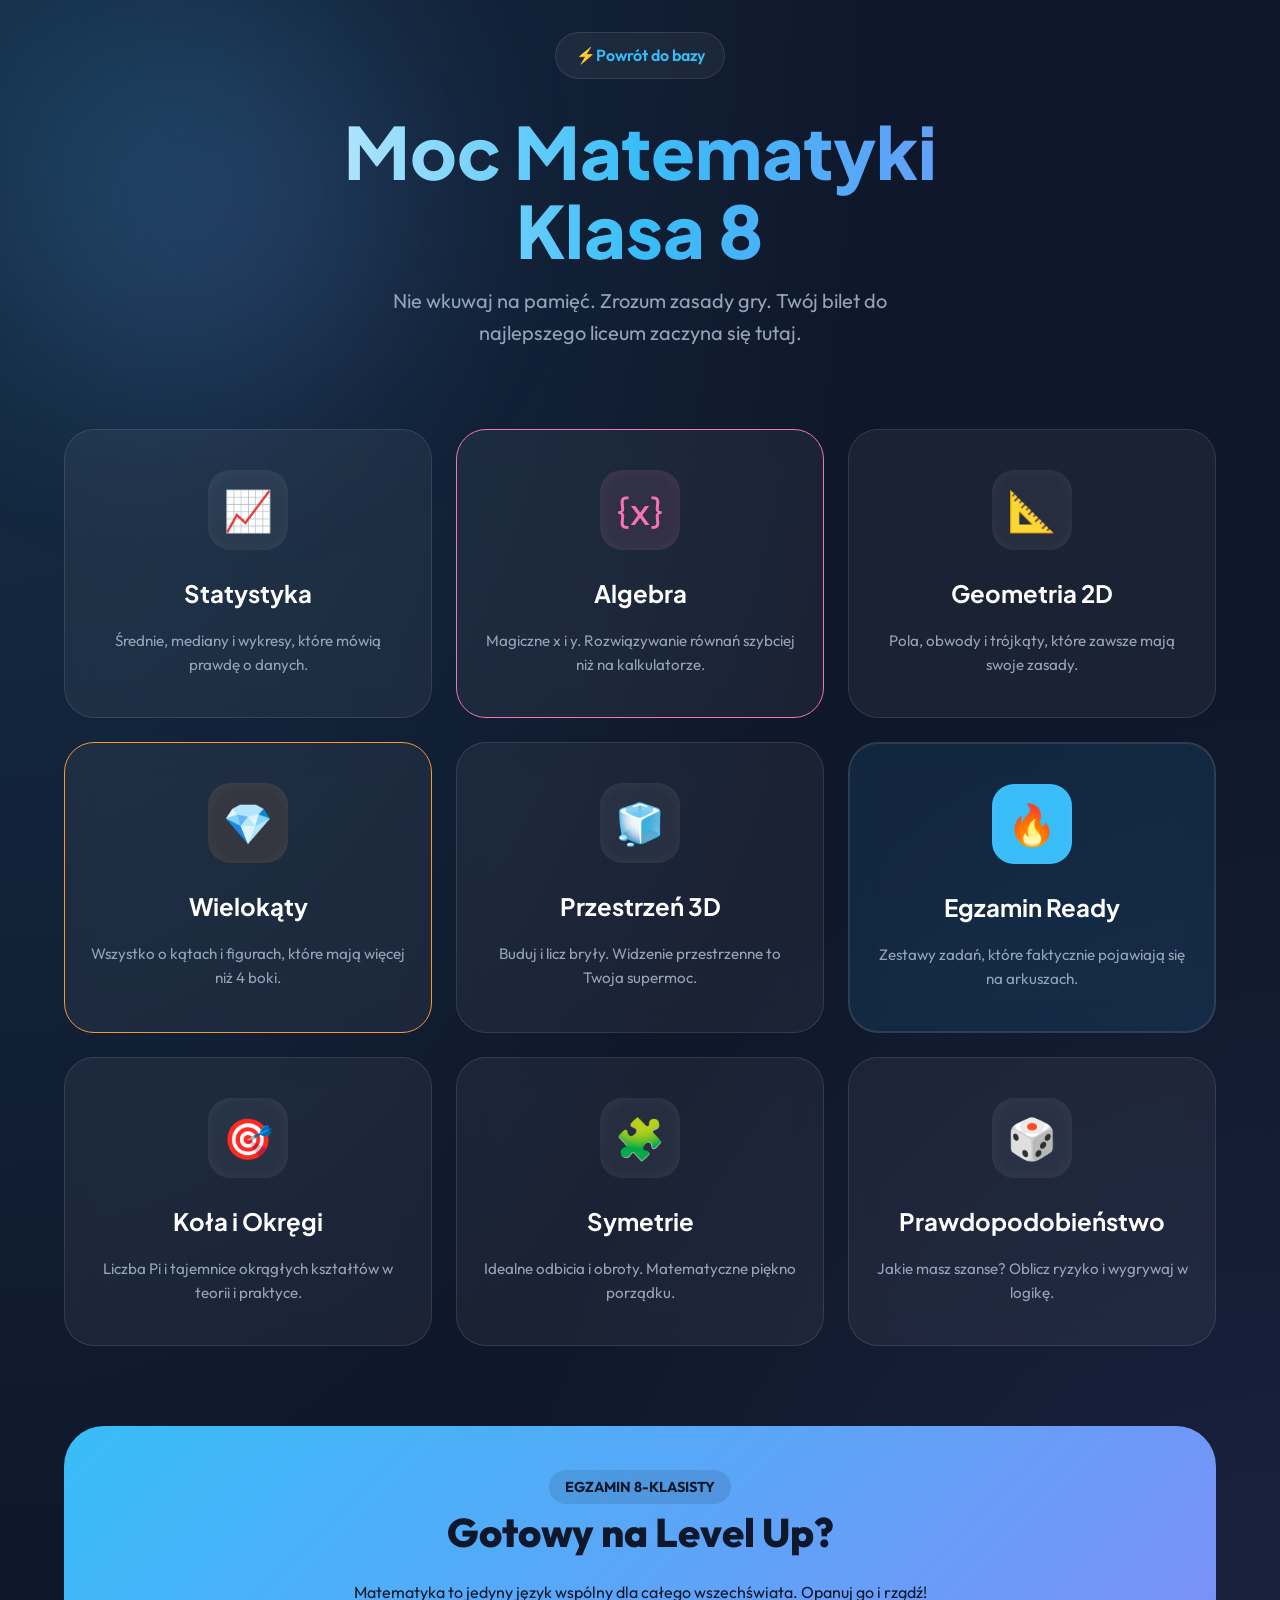
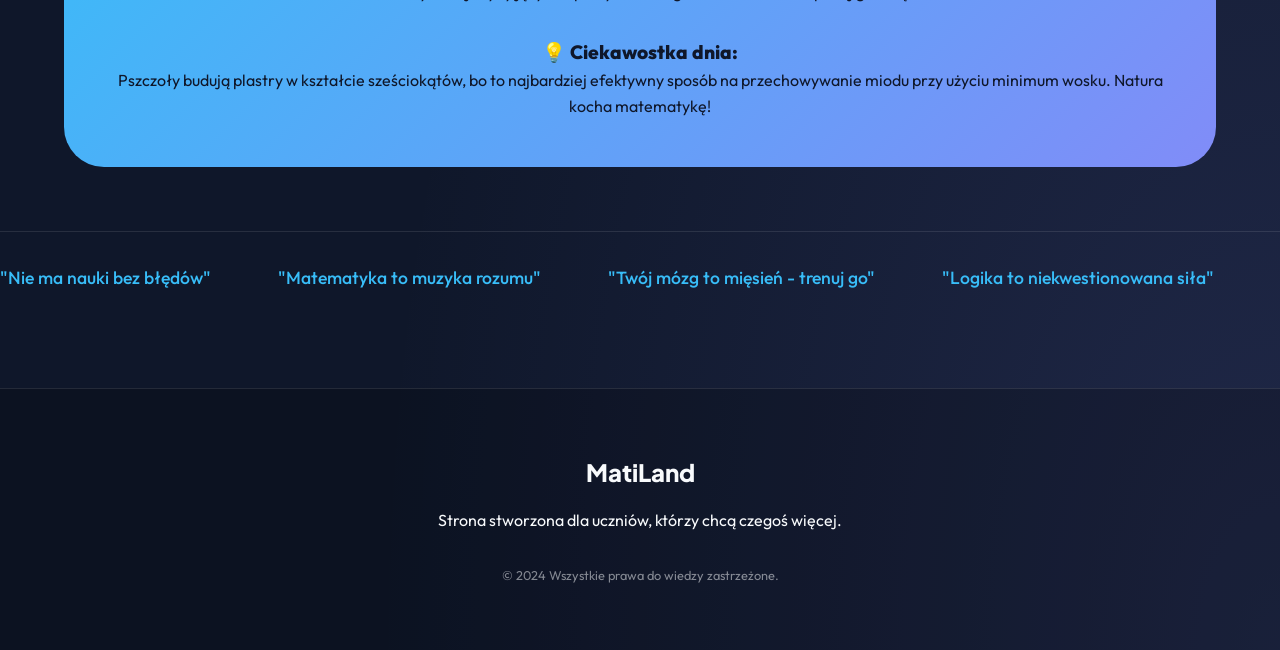
<file: 8grade.html>
<!doctype html>
<html lang="pl">
	<head>
		<meta charset="UTF-8" />
		<meta name="viewport" content="width=device-width, initial-scale=1.0" />
		<title>MatiLand | Klasa 8 - Twoja Moc Matematyki</title>
		<link rel="preconnect" href="https://fonts.googleapis.com" />
		<link rel="preconnect" href="https://fonts.gstatic.com" crossorigin />
		<link
			href="https://fonts.googleapis.com/css2?family=Outfit:wght@300;400;600;800&family=Plus+Jakarta+Sans:wght@500;800&display=swap"
			rel="stylesheet"
		/>
		<style>
			:root {
				--bg-dark: #0f172a;
				--accent-primary: #38bdf8; /* Cyjanowy błękit */
				--accent-secondary: #818cf8; /* Indygo */
				--accent-pink: #f472b6; /* Żywy róż */
				--accent-orange: #fb923c; /* Soczysty pomarańcz */
				--glass-bg: rgba(255, 255, 255, 0.05);
				--glass-border: rgba(255, 255, 255, 0.1);
				--text-light: #f8fafc;
				--transition-bounce: all 0.5s
					cubic-bezier(0.175, 0.885, 0.32, 1.275);
			}

			* {
				margin: 0;
				padding: 0;
				box-sizing: border-box;
			}

			body {
				font-family: "Outfit", sans-serif;
				background-color: var(--bg-dark);
				background-image:
					radial-gradient(
						at 0% 0%,
						rgba(56, 189, 248, 0.15) 0px,
						transparent 50%
					),
					radial-gradient(
						at 100% 100%,
						rgba(129, 140, 248, 0.15) 0px,
						transparent 50%
					);
				color: var(--text-light);
				line-height: 1.6;
				min-height: 100vh;
				overflow-x: hidden;
			}

			/* --- BACKGROUND ANIMATION --- */
			.blob {
				position: fixed;
				width: 400px;
				height: 400px;
				background: linear-gradient(
					135deg,
					var(--accent-primary),
					var(--accent-secondary)
				);
				filter: blur(100px);
				border-radius: 50%;
				z-index: -1;
				opacity: 0.2;
				animation: moveBlob 20s infinite alternate;
			}

			@keyframes moveBlob {
				from {
					transform: translate(-10%, -10%);
				}
				to {
					transform: translate(100%, 80%);
				}
			}

			/* --- NAVIGATION / HEADER --- */
			header {
				padding: 2rem 1rem;
				text-align: center;
				position: relative;
			}

			.header-content {
				max-width: 1000px;
				margin: 0 auto;
			}

			.back-nav {
				display: inline-flex;
				align-items: center;
				padding: 0.6rem 1.2rem;
				background: var(--glass-bg);
				border: 1px solid var(--glass-border);
				border-radius: 50px;
				color: var(--accent-primary);
				text-decoration: none;
				font-weight: 600;
				margin-bottom: 2rem;
				backdrop-filter: blur(10px);
				transition: var(--transition-bounce);
			}

			.back-nav:hover {
				background: var(--accent-primary);
				color: var(--bg-dark);
				transform: scale(1.05);
			}

			h1 {
				font-family: "Plus Jakarta Sans", sans-serif;
				font-size: clamp(2.5rem, 8vw, 4.5rem);
				font-weight: 800;
				background: linear-gradient(
					to right,
					#fff,
					var(--accent-primary),
					var(--accent-secondary)
				);
				-webkit-background-clip: text;
				-webkit-text-fill-color: transparent;
				line-height: 1.1;
				margin-bottom: 1rem;
			}

			.hero-desc {
				font-size: 1.25rem;
				color: #94a3b8;
				max-width: 600px;
				margin: 0 auto;
			}

			/* --- GRID --- */
			.main-container {
				max-width: 1200px;
				margin: 3rem auto;
				padding: 0 1.5rem;
			}

			.topics-grid {
				display: grid;
				grid-template-columns: repeat(auto-fill, minmax(280px, 1fr));
				gap: 1.5rem;
			}

			.topic-card {
				background: var(--glass-bg);
				border: 1px solid var(--glass-border);
				backdrop-filter: blur(15px);
				border-radius: 30px;
				padding: 2.5rem 1.5rem;
				text-decoration: none;
				color: white;
				display: flex;
				flex-direction: column;
				align-items: center;
				text-align: center;
				transition: var(--transition-bounce);
				position: relative;
				overflow: hidden;
			}

			.topic-card:hover {
				transform: translateY(-10px) rotate(1deg);
				border-color: var(--accent-primary);
				background: rgba(255, 255, 255, 0.08);
			}

			.topic-card::after {
				content: "";
				position: absolute;
				bottom: 0;
				left: 0;
				width: 100%;
				height: 4px;
				background: linear-gradient(
					90deg,
					transparent,
					var(--accent-primary),
					transparent
				);
				opacity: 0;
				transition: 0.3s;
			}

			.topic-card:hover::after {
				opacity: 1;
			}

			.icon-wrapper {
				width: 80px;
				height: 80px;
				background: rgba(255, 255, 255, 0.05);
				border-radius: 22px;
				display: flex;
				align-items: center;
				justify-content: center;
				font-size: 2.5rem;
				margin-bottom: 1.5rem;
				box-shadow: inset 0 0 15px rgba(255, 255, 255, 0.05);
			}

			.topic-card h3 {
				font-size: 1.5rem;
				margin-bottom: 1rem;
				font-family: "Plus Jakarta Sans", sans-serif;
			}

			.topic-card p {
				font-size: 0.95rem;
				color: #94a3b8;
			}

			/* --- CTA SECTION --- */
			.cta-box {
				margin-top: 5rem;
				background: linear-gradient(
					135deg,
					var(--accent-primary),
					var(--accent-secondary)
				);
				border-radius: 40px;
				padding: 3rem;
				text-align: center;
				color: var(--bg-dark);
				position: relative;
				overflow: hidden;
			}

			.cta-box h2 {
				font-size: 2.5rem;
				font-weight: 800;
				margin-bottom: 1rem;
			}

			.cta-box .badge {
				background: rgba(0, 0, 0, 0.1);
				padding: 0.5rem 1rem;
				border-radius: 50px;
				font-weight: 700;
				font-size: 0.9rem;
				text-transform: uppercase;
			}

			/* --- QUOTES --- */
			.quotes-ticker {
				margin-top: 4rem;
				padding: 2rem 0;
				border-top: 1px solid var(--glass-border);
				overflow: hidden;
				white-space: nowrap;
			}

			.ticker-content {
				display: inline-block;
				animation: scrollTicker 30s linear infinite;
			}

			@keyframes scrollTicker {
				from {
					transform: translateX(100%);
				}
				to {
					transform: translateX(-100%);
				}
			}

			.quote-item {
				display: inline-block;
				margin-right: 4rem;
				font-size: 1.1rem;
				font-weight: 500;
				color: var(--accent-primary);
			}

			/* --- FOOTER --- */
			footer {
				padding: 4rem 1.5rem;
				text-align: center;
				border-top: 1px solid var(--glass-border);
				margin-top: 4rem;
				background: rgba(0, 0, 0, 0.2);
			}

			.footer-logo {
				font-family: "Plus Jakarta Sans", sans-serif;
				font-weight: 800;
				font-size: 1.5rem;
				margin-bottom: 1rem;
				display: block;
			}

			/* --- CUSTOM SCROLLBAR --- */
			::-webkit-scrollbar {
				width: 8px;
			}
			::-webkit-scrollbar-track {
				background: var(--bg-dark);
			}
			::-webkit-scrollbar-thumb {
				background: var(--glass-border);
				border-radius: 10px;
			}
			::-webkit-scrollbar-thumb:hover {
				background: var(--accent-primary);
			}

			/* --- RESPONSIVE --- */
			@media (max-width: 768px) {
				h1 {
					font-size: 3rem;
				}
				.cta-box {
					padding: 2rem;
					border-radius: 30px;
				}
				.cta-box h2 {
					font-size: 1.8rem;
				}
			}
		</style>
	</head>
	<body>
		<div class="blob"></div>

		<header>
			<div class="header-content">
				<a href="#" class="back-nav">
					<span>⚡</span> Powrót do bazy
				</a>
				<h1>Moc Matematyki <br />Klasa 8</h1>
				<p class="hero-desc">
					Nie wkuwaj na pamięć. Zrozum zasady gry. Twój bilet do
					najlepszego liceum zaczyna się tutaj.
				</p>
			</div>
		</header>

		<div class="main-container">
			<div class="topics-grid">
				<!-- Dział 1 -->
				<a href="#" class="topic-card">
					<div class="icon-wrapper">📈</div>
					<h3>Statystyka</h3>
					<p>
						Średnie, mediany i wykresy, które mówią prawdę o danych.
					</p>
				</a>

				<!-- Dział 2 -->
				<a
					href="#"
					class="topic-card"
					style="border-color: var(--accent-pink)"
				>
					<div
						class="icon-wrapper"
						style="
							background: rgba(244, 114, 182, 0.1);
							color: var(--accent-pink);
						"
					>
						󠄀{x}
					</div>
					<h3>Algebra</h3>
					<p>
						Magiczne x i y. Rozwiązywanie równań szybciej niż na
						kalkulatorze.
					</p>
				</a>

				<!-- Dział 3 -->
				<a href="#" class="topic-card">
					<div class="icon-wrapper">📐</div>
					<h3>Geometria 2D</h3>
					<p>
						Pola, obwody i trójkąty, które zawsze mają swoje zasady.
					</p>
				</a>

				<!-- Dział 4 -->
				<a
					href="#"
					class="topic-card"
					style="border-color: var(--accent-orange)"
				>
					<div
						class="icon-wrapper"
						style="
							background: rgba(251, 146, 60, 0.1);
							color: var(--accent-orange);
						"
					>
						💎
					</div>
					<h3>Wielokąty</h3>
					<p>
						Wszystko o kątach i figurach, które mają więcej niż 4
						boki.
					</p>
				</a>

				<!-- Dział 5 -->
				<a href="#" class="topic-card">
					<div class="icon-wrapper">🧊</div>
					<h3>Przestrzeń 3D</h3>
					<p>
						Buduj i licz bryły. Widzenie przestrzenne to Twoja
						supermoc.
					</p>
				</a>

				<!-- Dział 6 -->
				<a
					href="#"
					class="topic-card"
					style="
						background: rgba(56, 189, 248, 0.1);
						border-width: 2px;
					"
				>
					<div
						class="icon-wrapper"
						style="
							background: var(--accent-primary);
							color: var(--bg-dark);
						"
					>
						🔥
					</div>
					<h3>Egzamin Ready</h3>
					<p>
						Zestawy zadań, które faktycznie pojawiają się na
						arkuszach.
					</p>
				</a>

				<!-- Dział 7 -->
				<a href="#" class="topic-card">
					<div class="icon-wrapper">🎯</div>
					<h3>Koła i Okręgi</h3>
					<p>
						Liczba Pi i tajemnice okrągłych kształtów w teorii i
						praktyce.
					</p>
				</a>

				<!-- Dział 8 -->
				<a href="#" class="topic-card">
					<div class="icon-wrapper">🧩</div>
					<h3>Symetrie</h3>
					<p>
						Idealne odbicia i obroty. Matematyczne piękno porządku.
					</p>
				</a>

				<!-- Dział 9 -->
				<a href="#" class="topic-card">
					<div class="icon-wrapper">🎲</div>
					<h3>Prawdopodobieństwo</h3>
					<p>Jakie masz szanse? Oblicz ryzyko i wygrywaj w logikę.</p>
				</a>
			</div>

			<section class="cta-box">
				<span class="badge">Egzamin 8-klasisty</span>
				<h2>Gotowy na Level Up?</h2>
				<p>
					Matematyka to jedyny język wspólny dla całego wszechświata.
					Opanuj go i rządź!
				</p>
				<div style="margin-top: 2rem">
					<p style="font-weight: 800; font-size: 1.2rem">
						💡 Ciekawostka dnia:
					</p>
					<p>
						Pszczoły budują plastry w kształcie sześciokątów, bo to
						najbardziej efektywny sposób na przechowywanie miodu
						przy użyciu minimum wosku. Natura kocha matematykę!
					</p>
				</div>
			</section>
		</div>

		<div class="quotes-ticker">
			<div class="ticker-content" id="ticker">
				<span class="quote-item">"Nie ma nauki bez błędów"</span>
				<span class="quote-item">"Matematyka to muzyka rozumu"</span>
				<span class="quote-item"
					>"Twój mózg to mięsień - trenuj go"</span
				>
				<span class="quote-item"
					>"Logika to niekwestionowana siła"</span
				>
				<span class="quote-item"
					>"Zostań mistrzem liczb w MatiLandzie"</span
				>
			</div>
		</div>

		<footer>
			<span class="footer-logo">MatiLand</span>
			<p>Strona stworzona dla uczniów, którzy chcą czegoś więcej.</p>
			<div style="margin-top: 2rem; opacity: 0.5; font-size: 0.8rem">
				&copy; 2024 Wszystkie prawa do wiedzy zastrzeżone.
			</div>
		</footer>

		<script>
			// Efekt pojawiania się kafelków przy przewijaniu
			const observerOptions = {
				threshold: 0.1,
			};

			const observer = new IntersectionObserver((entries) => {
				entries.forEach((entry) => {
					if (entry.isIntersecting) {
						entry.target.style.opacity = "1";
						entry.target.style.transform = "translateY(0)";
					}
				});
			}, observerOptions);

			document.querySelectorAll(".topic-card").forEach((card) => {
				card.style.opacity = "0";
				card.style.transform = "translateY(30px)";
				card.style.transition = "var(--transition-bounce)";
				observer.observe(card);
			});

			// Interakcja z kafelkami - efekt dźwięku (wizualny)
			document.querySelectorAll(".topic-card").forEach((card) => {
				card.addEventListener("mouseenter", () => {
					console.log("Exploration start...");
				});
			});
		</script>
	</body>
</html>
</file>
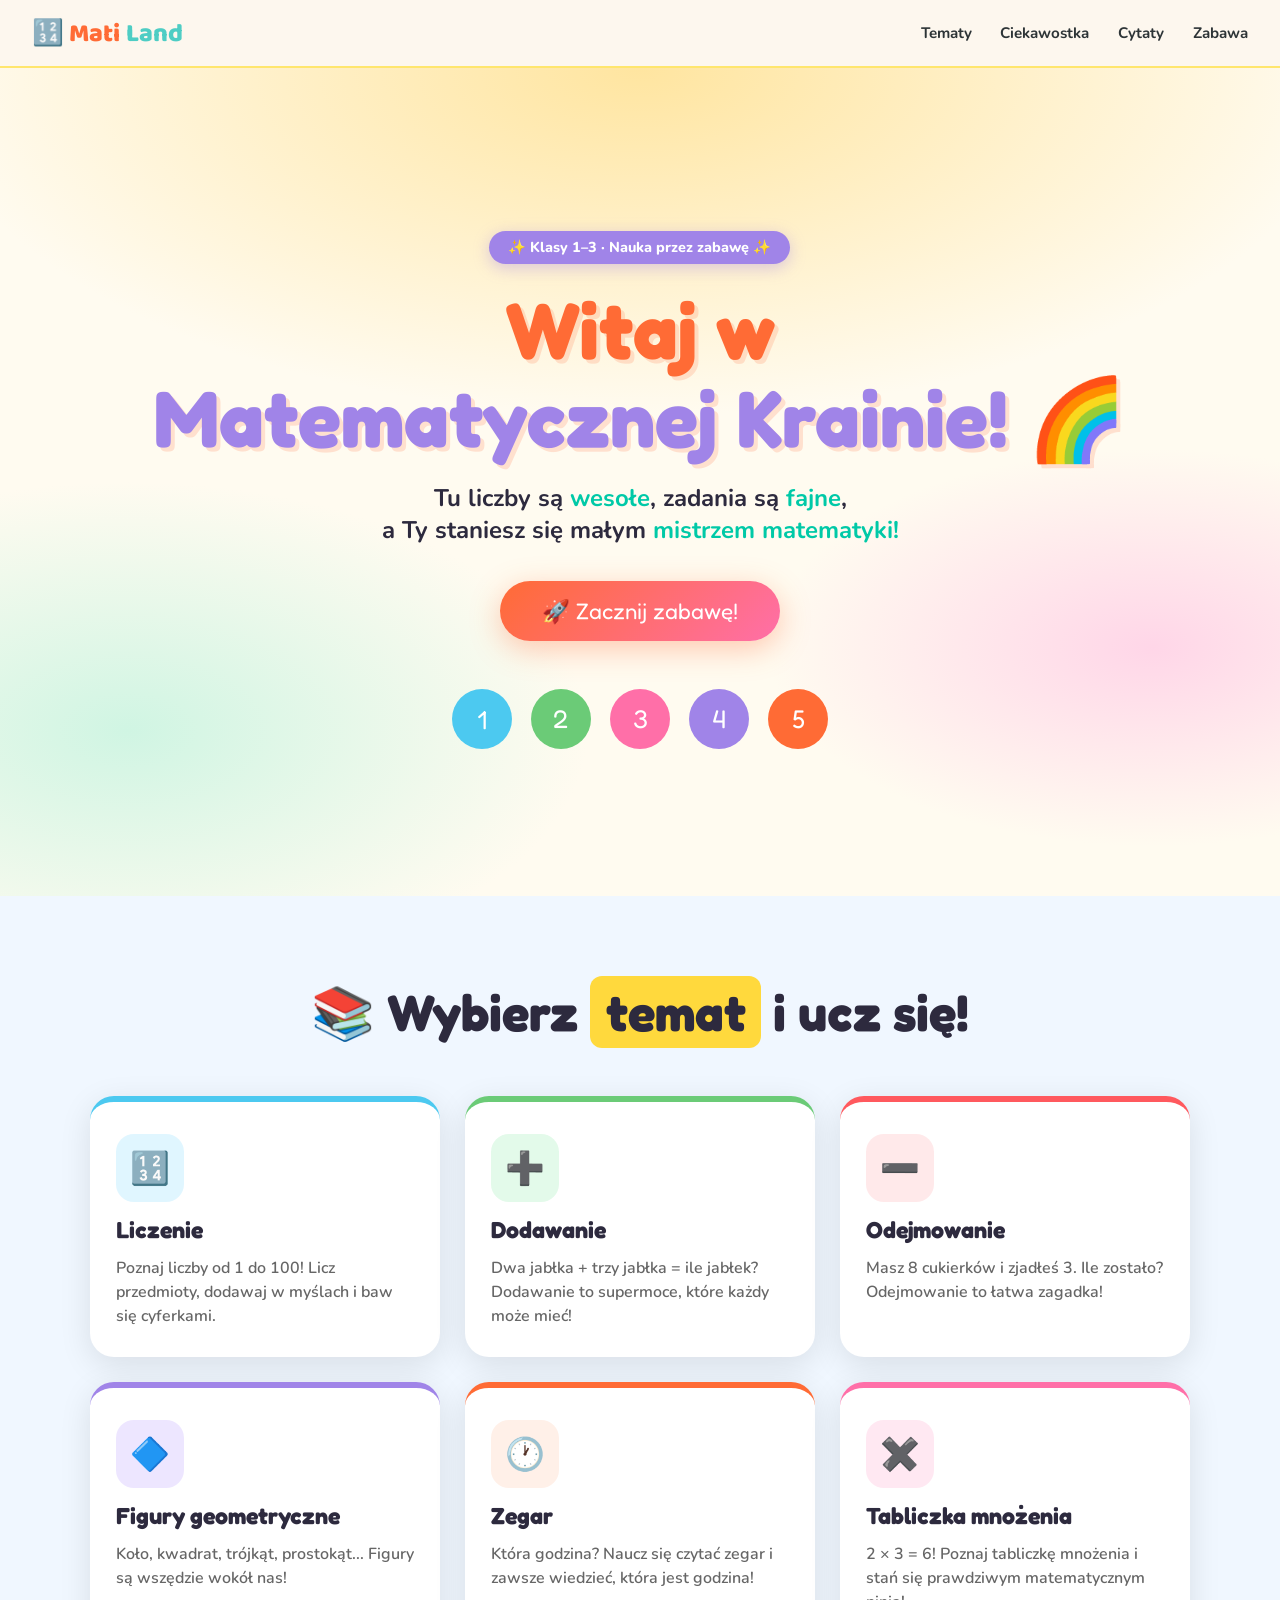
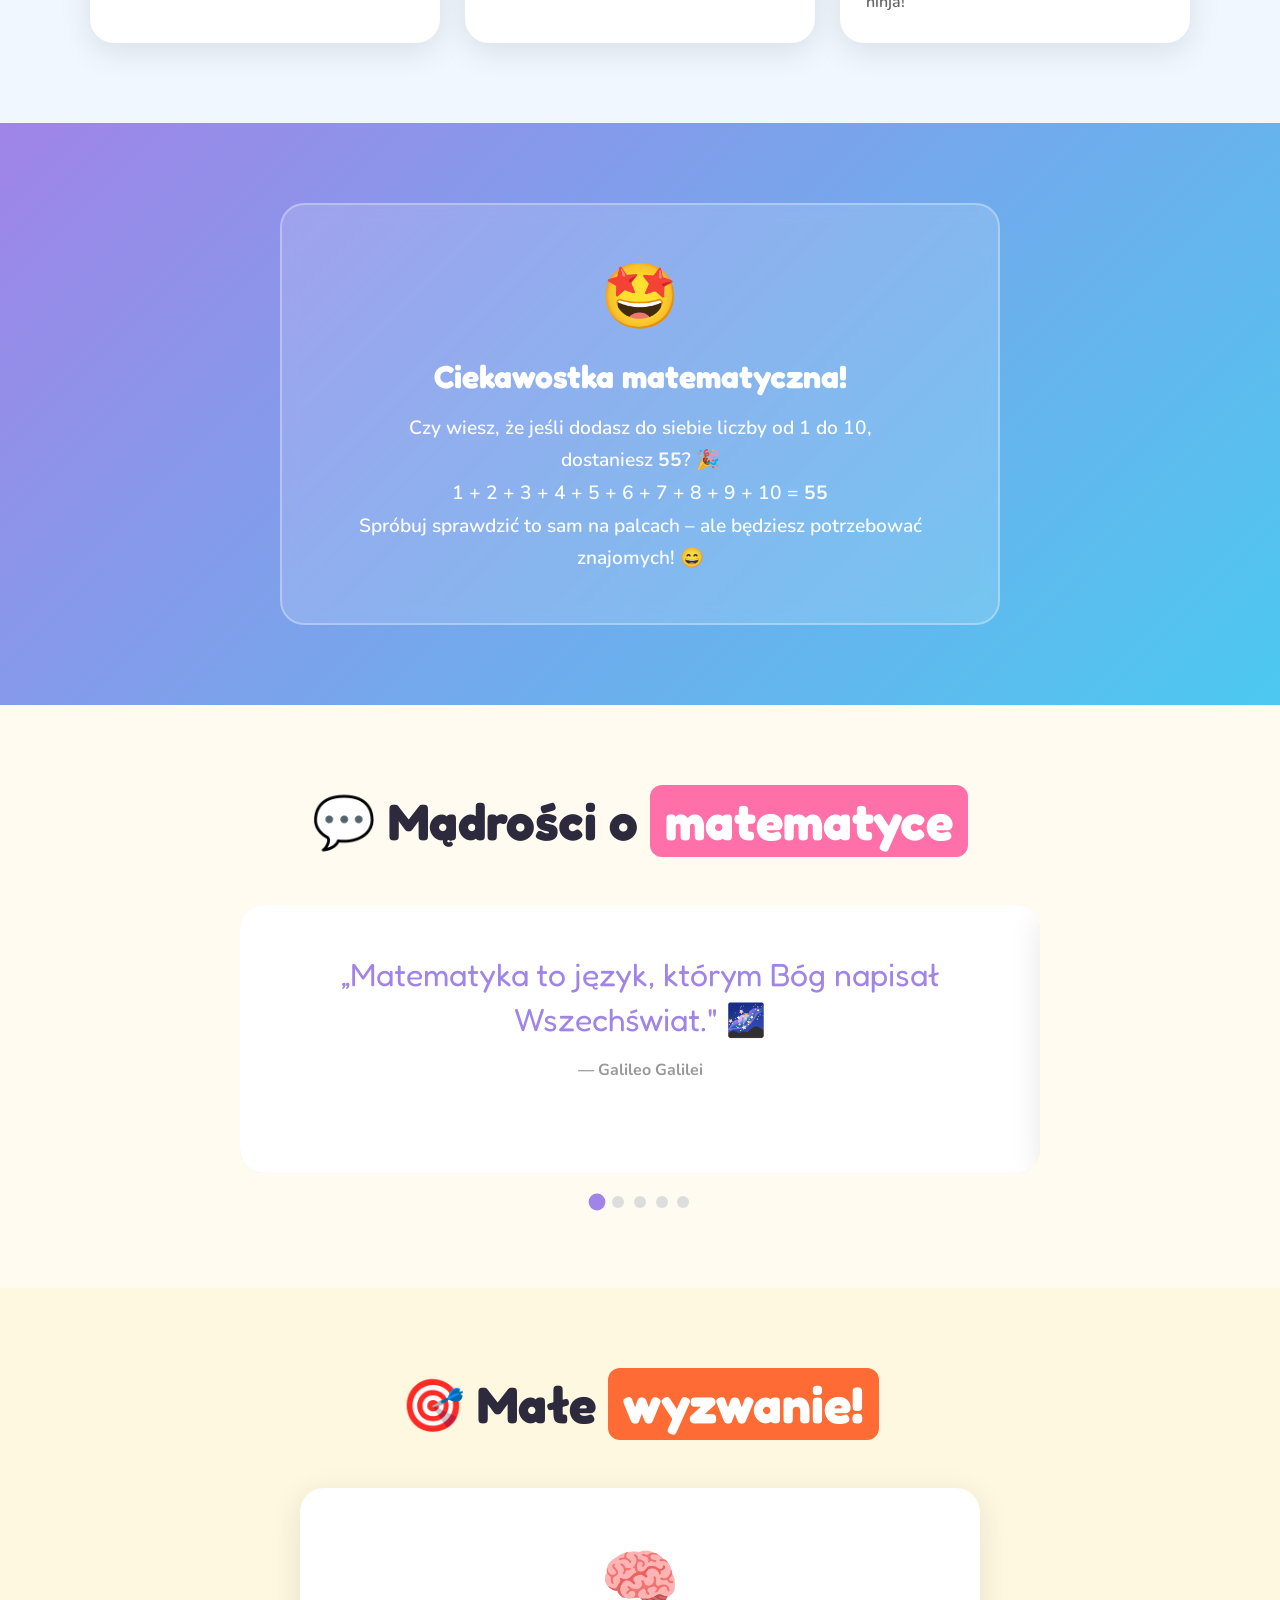
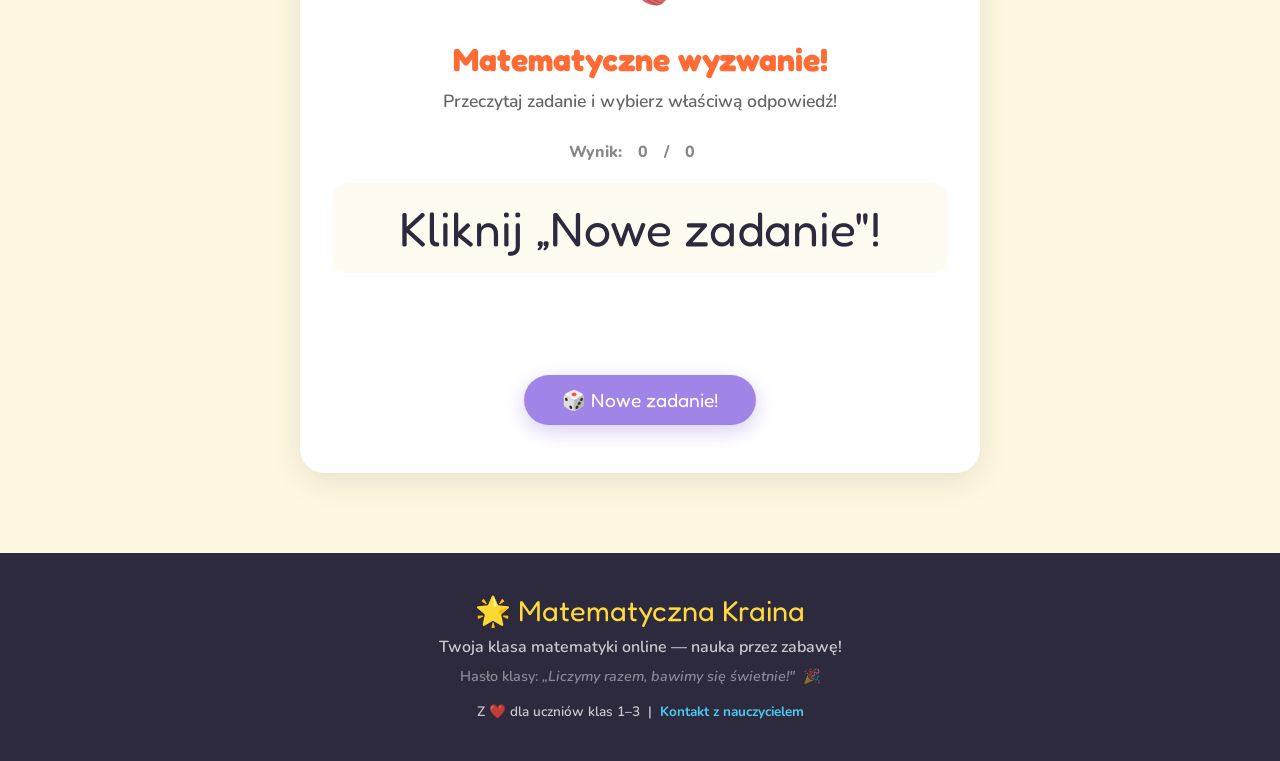
<file: early_education.html>
<!doctype html>
<html lang="pl">
	<head>
		<meta charset="UTF-8" />
		<meta name="viewport" content="width=device-width, initial-scale=1.0" />
		<title>MatiLand – Matematyka dla każdego!</title>
		<link
			href="https://fonts.googleapis.com/css2?family=Fredoka+One&family=Nunito:wght@400;600;700;800&display=swap"
			rel="stylesheet"
		/>
		<link
			href="https://fonts.googleapis.com/css2?family=Baloo+2:wght@600;800&family=Nunito:wght@400;600;700;900&display=swap"
			rel="stylesheet"
		/>
		<link rel="stylesheet" href="css/style.css" />
		<link rel="stylesheet" href="css/style_early.css" />
	</head>
	<body>
		<!-- FLOATING DECORATIONS -->
		<div class="deco-layer" aria-hidden="true">
			<span
				class="deco"
				style="
					top: 8%;
					left: 5%;
					animation-duration: 7s;
					font-size: 2.2rem;
				"
				>➕</span
			>
			<span
				class="deco"
				style="
					top: 15%;
					left: 88%;
					animation-duration: 9s;
					font-size: 1.8rem;
				"
				>⭐</span
			>
			<span
				class="deco"
				style="
					top: 35%;
					left: 3%;
					animation-duration: 11s;
					font-size: 2.8rem;
				"
				>🔺</span
			>
			<span
				class="deco"
				style="
					top: 50%;
					left: 92%;
					animation-duration: 8s;
					font-size: 2rem;
				"
				>🟡</span
			>
			<span
				class="deco"
				style="
					top: 65%;
					left: 6%;
					animation-duration: 10s;
					font-size: 1.6rem;
				"
				>✖️</span
			>
			<span
				class="deco"
				style="
					top: 75%;
					left: 85%;
					animation-duration: 6s;
					font-size: 2.4rem;
				"
				>🔵</span
			>
			<span
				class="deco"
				style="
					top: 20%;
					left: 50%;
					animation-duration: 12s;
					font-size: 1.4rem;
				"
				>💫</span
			>
			<span
				class="deco"
				style="
					top: 80%;
					left: 40%;
					animation-duration: 8.5s;
					font-size: 2rem;
				"
				>➖</span
			>
			<span
				class="deco"
				style="
					top: 55%;
					left: 70%;
					animation-duration: 7.5s;
					font-size: 1.8rem;
				"
				>🔢</span
			>
			<span
				class="deco"
				style="
					top: 90%;
					left: 15%;
					animation-duration: 9.5s;
					font-size: 2rem;
				"
				>🟢</span
			>
		</div>

		<!-- NAV -->
		<nav>
			<a class="nav-logo" href="index.html"> 🔢 Mati<span>Land</span> </a>
			<div class="nav-links">
				<a href="#tematy">Tematy</a>
				<a href="#ciekawostka">Ciekawostka</a>
				<a href="#cytaty">Cytaty</a>
				<a href="#zabawa">Zabawa</a>
			</div>
		</nav>

		<!-- HERO -->
		<section class="hero" id="start">
			<div class="hero-badge">✨ Klasy 1–3 · Nauka przez zabawę ✨</div>
			<h1>Witaj w<br /><span>Matematycznej Krainie!</span> 🌈</h1>
			<p class="hero-tagline">
				Tu liczby są <em>wesołe</em>, zadania są <em>fajne</em>,<br />
				a Ty staniesz się małym <em>mistrzem matematyki!</em>
			</p>
			<a href="#tematy" class="btn-start">🚀 Zacznij zabawę!</a>
			<div class="hero-numbers">
				<div class="hero-num">1</div>
				<div class="hero-num">2</div>
				<div class="hero-num">3</div>
				<div class="hero-num">4</div>
				<div class="hero-num">5</div>
			</div>
		</section>

		<!-- TILES -->
		<section id="tematy">
			<h2 class="section-title reveal">
				📚 Wybierz
				<span style="background: var(--yellow); color: var(--text)"
					>temat</span
				>
				i ucz się!
			</h2>
			<div class="tiles-grid">
				<div class="tile tile-1 reveal">
					<div class="tile-icon">🔢</div>
					<h3>Liczenie</h3>
					<p>
						Poznaj liczby od 1 do 100! Licz przedmioty, dodawaj w
						myślach i baw się cyferkami.
					</p>
				</div>
				<div class="tile tile-2 reveal">
					<div class="tile-icon">➕</div>
					<h3>Dodawanie</h3>
					<p>
						Dwa jabłka + trzy jabłka = ile jabłek? Dodawanie to
						supermoce, które każdy może mieć!
					</p>
				</div>
				<div class="tile tile-3 reveal">
					<div class="tile-icon">➖</div>
					<h3>Odejmowanie</h3>
					<p>
						Masz 8 cukierków i zjadłeś 3. Ile zostało? Odejmowanie
						to łatwa zagadka!
					</p>
				</div>
				<div class="tile tile-4 reveal">
					<div class="tile-icon">🔷</div>
					<h3>Figury geometryczne</h3>
					<p>
						Koło, kwadrat, trójkąt, prostokąt... Figury są wszędzie
						wokół nas!
					</p>
				</div>
				<div class="tile tile-5 reveal">
					<div class="tile-icon">🕐</div>
					<h3>Zegar</h3>
					<p>
						Która godzina? Naucz się czytać zegar i zawsze wiedzieć,
						która jest godzina!
					</p>
				</div>
				<div class="tile tile-6 reveal">
					<div class="tile-icon">✖️</div>
					<h3>Tabliczka mnożenia</h3>
					<p>
						2 × 3 = 6! Poznaj tabliczkę mnożenia i stań się
						prawdziwym matematycznym ninja!
					</p>
				</div>
			</div>
		</section>

		<!-- FUN FACT -->
		<section id="ciekawostka">
			<div class="fact-card reveal">
				<span class="fact-emoji">🤩</span>
				<h2>Ciekawostka matematyczna!</h2>
				<p>
					Czy wiesz, że jeśli dodasz do siebie liczby od 1 do 10,<br />
					dostaniesz <strong>55</strong>? 🎉<br />
					1 + 2 + 3 + 4 + 5 + 6 + 7 + 8 + 9 + 10 = <strong>55</strong
					><br />
					Spróbuj sprawdzić to sam na palcach – ale będziesz
					potrzebować znajomych! 😄
				</p>
			</div>
		</section>

		<!-- QUOTES SLIDER -->
		<section id="cytaty">
			<h2 class="section-title reveal">
				💬 Mądrości o
				<span style="background: var(--pink); color: #fff"
					>matematyce</span
				>
			</h2>
			<div class="slider-wrap reveal">
				<div class="slider-track">
					<div class="slides" id="slides">
						<div class="slide">
							<blockquote>
								„Matematyka to język, którym Bóg napisał
								Wszechświat." 🌌
							</blockquote>
							<cite>— Galileo Galilei</cite>
						</div>
						<div class="slide">
							<blockquote>
								„Matematyka nie jest trudna – jest tylko
								nieznana. A każdy nieznajomy może zostać
								przyjacielem!" 🤝
							</blockquote>
							<cite>— Powiedzenie mądrych nauczycieli</cite>
						</div>
						<div class="slide">
							<blockquote>
								„Każda wielka przygoda zaczyna się od liczenia
								do trzech: 1… 2… 3… START!" 🚀
							</blockquote>
							<cite>— Matematyczna Kraina</cite>
						</div>
						<div class="slide">
							<blockquote>
								„Kto liczy, ten nie gubi się w życiu!" 🗺️
							</blockquote>
							<cite>— Mądrość ludowa</cite>
						</div>
						<div class="slide">
							<blockquote>
								„Błędy w matematyce to skarby – bo uczą
								najbardziej!" 💎
							</blockquote>
							<cite>— Twój nauczyciel</cite>
						</div>
					</div>
				</div>
				<div class="slider-dots" id="dots"></div>
			</div>
		</section>

		<!-- CHALLENGE -->
		<section id="zabawa">
			<h2 class="section-title reveal">
				🎯 Małe
				<span style="background: var(--orange); color: #fff"
					>wyzwanie!</span
				>
			</h2>
			<div class="challenge-box reveal">
				<span class="emoji-big">🧠</span>
				<h3>Matematyczne wyzwanie!</h3>
				<p>Przeczytaj zadanie i wybierz właściwą odpowiedź!</p>

				<div class="score-bar">
					<span>Wynik:</span>
					<span id="score-val">0</span> /
					<span id="total-val">0</span>
					<span class="stars-row" id="stars-row"></span>
				</div>

				<div class="task-display">
					<div class="task-question" id="task-q">
						Kliknij „Nowe zadanie"!
					</div>
				</div>

				<div class="answer-row" id="answers"></div>
				<div class="feedback" id="feedback"></div>
				<button class="btn-next show" id="btn-next" onclick="newTask()">
					🎲 Nowe zadanie!
				</button>
			</div>
		</section>

		<!-- FOOTER -->
		<footer>
			<div class="footer-logo">🌟 Matematyczna Kraina</div>
			<p>Twoja klasa matematyki online &mdash; nauka przez zabawę!</p>
			<p style="margin-top: 0.5rem; font-size: 0.9rem; opacity: 0.6">
				Hasło klasy:
				<em>„Liczymy razem, bawimy się świetnie!"</em> &nbsp;🎉
			</p>
			<p style="margin-top: 1rem; font-size: 0.85rem">
				Z ❤️ dla uczniów klas 1–3 &nbsp;|&nbsp;
				<a href="#">Kontakt z nauczycielem</a>
			</p>
		</footer>

		<script>
			// ── SCROLL REVEAL ──
			const revealEls = document.querySelectorAll(".reveal");
			const observer = new IntersectionObserver(
				(entries) => {
					entries.forEach((e, i) => {
						if (e.isIntersecting) {
							setTimeout(
								() => e.target.classList.add("visible"),
								i * 80,
							);
							observer.unobserve(e.target);
						}
					});
				},
				{ threshold: 0.12 },
			);
			revealEls.forEach((el) => observer.observe(el));

			// ── SLIDER ──
			const slides = document.getElementById("slides");
			const dotsWrap = document.getElementById("dots");
			const totalSlides = slides.children.length;
			let current = 0,
				autoTimer;

			function goTo(n) {
				current = (n + totalSlides) % totalSlides;
				slides.style.transform = `translateX(-${current * 100}%)`;
				document
					.querySelectorAll(".dot")
					.forEach((d, i) =>
						d.classList.toggle("active", i === current),
					);
			}

			// build dots
			for (let i = 0; i < totalSlides; i++) {
				const btn = document.createElement("button");
				btn.className = "dot" + (i === 0 ? " active" : "");
				btn.setAttribute("aria-label", `Cytat ${i + 1}`);
				btn.onclick = () => {
					goTo(i);
					resetAuto();
				};
				dotsWrap.appendChild(btn);
			}

			function resetAuto() {
				clearInterval(autoTimer);
				autoTimer = setInterval(() => goTo(current + 1), 4000);
			}
			resetAuto();

			// ── CHALLENGE ──
			const tasks = [
				{ q: "3 + 4 = ?", a: 7, ops: [5, 7, 9, 6] },
				{ q: "8 - 3 = ?", a: 5, ops: [4, 5, 6, 3] },
				{ q: "2 + 6 = ?", a: 8, ops: [7, 8, 9, 6] },
				{ q: "10 - 4 = ?", a: 6, ops: [5, 6, 7, 8] },
				{ q: "5 + 5 = ?", a: 10, ops: [8, 9, 10, 11] },
				{ q: "7 - 2 = ?", a: 5, ops: [3, 4, 5, 6] },
				{ q: "4 + 3 = ?", a: 7, ops: [6, 7, 8, 9] },
				{ q: "9 - 5 = ?", a: 4, ops: [3, 4, 5, 6] },
				{ q: "6 + 2 = ?", a: 8, ops: [6, 7, 8, 9] },
				{ q: "2 × 3 = ?", a: 6, ops: [5, 6, 7, 8] },
				{ q: "3 × 3 = ?", a: 9, ops: [6, 8, 9, 12] },
				{ q: "Ile to 5 + 0?", a: 5, ops: [0, 4, 5, 6] },
				{ q: "1 + 1 + 1 = ?", a: 3, ops: [2, 3, 4, 5] },
				{ q: "10 - 7 = ?", a: 3, ops: [2, 3, 4, 5] },
			];

			let score = 0,
				total = 0,
				answered = false;
			const scoreVal = document.getElementById("score-val");
			const totalVal = document.getElementById("total-val");
			const starsRow = document.getElementById("stars-row");
			const taskQ = document.getElementById("task-q");
			const answersEl = document.getElementById("answers");
			const feedbackEl = document.getElementById("feedback");
			const btnNext = document.getElementById("btn-next");

			function newTask() {
				answered = false;
				feedbackEl.textContent = "";
				feedbackEl.className = "feedback";
				btnNext.classList.remove("show");

				const t = tasks[Math.floor(Math.random() * tasks.length)];
				taskQ.textContent = t.q;

				// shuffle options
				const opts = [...t.ops].sort(() => Math.random() - 0.5);
				answersEl.innerHTML = "";
				opts.forEach((val) => {
					const btn = document.createElement("button");
					btn.className = "answer-btn";
					btn.textContent = val;
					btn.onclick = () => checkAnswer(btn, val, t.a, opts);
					answersEl.appendChild(btn);
				});
			}

			function checkAnswer(btn, val, correct, opts) {
				if (answered) return;
				answered = true;
				total++;
				totalVal.textContent = total;

				if (val === correct) {
					score++;
					scoreVal.textContent = score;
					btn.classList.add("correct");
					feedbackEl.textContent = [
						"Super! 🎉",
						"Brawo! ⭐",
						"Doskonale! 🥳",
						"Jesteś mistrzem! 🏆",
					][Math.floor(Math.random() * 4)];
					feedbackEl.className = "feedback correct";
				} else {
					btn.classList.add("wrong");
					feedbackEl.textContent = `Ups! Dobra odpowiedź to ${correct} 💪`;
					feedbackEl.className = "feedback wrong";
					// highlight correct
					document.querySelectorAll(".answer-btn").forEach((b) => {
						if (+b.textContent === correct)
							b.classList.add("correct");
					});
				}

				// update stars
				const pct = total > 0 ? score / total : 0;
				starsRow.innerHTML =
					pct >= 0.8 ? "⭐⭐⭐" : pct >= 0.5 ? "⭐⭐" : "⭐";

				btnNext.textContent = "➡️ Następne zadanie!";
				btnNext.classList.add("show");
			}
		</script>
	</body>
</html>
</file>
<file: css/style_index.css>
/* =============================================
       CSS CUSTOM PROPERTIES – kolorystyka i zmienne
    ============================================= */

/* =============================================
       RESET & BASE
    ============================================= */
*,
*::before,
*::after {
	box-sizing: border-box;
	margin: 0;
	padding: 0;
}

html {
	scroll-behavior: smooth;
}

body {
	font-family: var(--font-body);
	background: var(--c-bg);
	color: var(--c-text);
	overflow-x: hidden;
	line-height: 1.6;
}

/* =============================================
       ANIMACJE GLOBALNE
    ============================================= */
@keyframes float {
	0%,
	100% {
		transform: translateY(0px) rotate(0deg);
	}
	50% {
		transform: translateY(-18px) rotate(6deg);
	}
}
@keyframes floatSlow {
	0%,
	100% {
		transform: translateY(0px) rotate(0deg);
	}
	50% {
		transform: translateY(-10px) rotate(-4deg);
	}
}
@keyframes fadeUp {
	from {
		opacity: 0;
		transform: translateY(40px);
	}
	to {
		opacity: 1;
		transform: translateY(0);
	}
}
@keyframes pulse {
	0%,
	100% {
		transform: scale(1);
	}
	50% {
		transform: scale(1.06);
	}
}
@keyframes slideLeft {
	0% {
		transform: translateX(0);
	}
	100% {
		transform: translateX(-50%);
	}
}
@keyframes spin {
	from {
		transform: rotate(0deg);
	}
	to {
		transform: rotate(360deg);
	}
}

/* =============================================
       HERO SECTION
    ============================================= */
.hero {
	min-height: 92vh;
	display: flex;
	flex-direction: column;
	align-items: center;
	justify-content: center;
	text-align: center;
	padding: 4rem 2rem 3rem;
	position: relative;
	overflow: hidden;
}

/* Gradient tło */
.hero::before {
	content: "";
	position: absolute;
	inset: 0;
	background:
		radial-gradient(
			ellipse 80% 60% at 20% 30%,
			rgba(255, 107, 53, 0.12) 0%,
			transparent 60%
		),
		radial-gradient(
			ellipse 70% 50% at 80% 70%,
			rgba(78, 205, 196, 0.15) 0%,
			transparent 60%
		),
		radial-gradient(
			ellipse 50% 40% at 50% 50%,
			rgba(255, 230, 109, 0.1) 0%,
			transparent 60%
		);
	z-index: 0;
}

/* Dekoracje matematyczne – tło */
.math-deco {
	position: absolute;
	font-family: var(--font-display);
	font-weight: 800;
	user-select: none;
	pointer-events: none;
	z-index: 0;
	opacity: 0.12;
	color: var(--c-text);
}
.md1 {
	font-size: 7rem;
	top: 5%;
	left: 3%;
	animation: float 6s ease-in-out infinite;
}
.md2 {
	font-size: 5rem;
	top: 15%;
	right: 5%;
	animation: floatSlow 8s ease-in-out infinite;
}
.md3 {
	font-size: 8rem;
	bottom: 10%;
	left: 8%;
	animation: float 7s ease-in-out infinite 1s;
}
.md4 {
	font-size: 6rem;
	bottom: 20%;
	right: 6%;
	animation: floatSlow 9s ease-in-out infinite 2s;
}
.md5 {
	font-size: 4.5rem;
	top: 40%;
	left: 1%;
	animation: float 10s ease-in-out infinite 0.5s;
}
.md6 {
	font-size: 5.5rem;
	top: 30%;
	right: 1%;
	animation: floatSlow 7s ease-in-out infinite 1.5s;
}

/* Kółko dekoracyjne */
.hero-blob {
	position: absolute;
	border-radius: 50%;
	opacity: 0.15;
	z-index: 0;
}
.blob1 {
	width: 420px;
	height: 420px;
	background: var(--c-accent);
	top: -100px;
	right: -120px;
}
.blob2 {
	width: 300px;
	height: 300px;
	background: var(--c-secondary);
	bottom: -80px;
	left: -80px;
}

.hero-content {
	position: relative;
	z-index: 1;
	animation: fadeUp 0.8s ease both;
	max-width: 700px;
}

.hero-badge {
	display: inline-block;
	background: var(--c-accent);
	color: var(--c-text);
	font-weight: 700;
	font-size: 0.9rem;
	padding: 0.35rem 1.1rem;
	border-radius: 100px;
	margin-bottom: 1.4rem;
	letter-spacing: 0.03em;
}

.hero h1 {
	font-family: var(--font-display);
	font-size: clamp(2.8rem, 7vw, 5rem);
	font-weight: 800;
	line-height: 1.1;
	margin-bottom: 1.2rem;
	color: var(--c-text);
}
.hero h1 .accent-orange {
	color: var(--c-primary);
}
.hero h1 .accent-teal {
	color: var(--c-secondary);
}

.hero-tagline {
	font-size: clamp(1.1rem, 2.5vw, 1.35rem);
	color: var(--c-muted);
	max-width: 560px;
	margin: 0 auto 2.4rem;
	font-weight: 600;
}

.hero-cta {
	display: inline-flex;
	align-items: center;
	gap: 0.6rem;
	background: var(--c-primary);
	color: #fff;
	font-family: var(--font-display);
	font-size: 1.2rem;
	font-weight: 700;
	padding: 1rem 2.4rem;
	border-radius: 100px;
	text-decoration: none;
	box-shadow: 0 6px 24px rgba(255, 107, 53, 0.35);
	transition:
		transform 0.2s,
		box-shadow 0.2s;
	animation: pulse 3s ease-in-out infinite;
}
.hero-cta:hover {
	transform: translateY(-3px) scale(1.04);
	box-shadow: 0 12px 36px rgba(255, 107, 53, 0.45);
	animation: none;
}

/* Małe ikonki pod CTA */
.hero-icons {
	display: flex;
	justify-content: center;
	gap: 1.5rem;
	margin-top: 2.8rem;
	flex-wrap: wrap;
}
.hero-icon-pill {
	display: flex;
	align-items: center;
	gap: 0.5rem;
	background: rgba(255, 255, 255, 0.75);
	border: 2px solid rgba(0, 0, 0, 0.07);
	border-radius: 100px;
	padding: 0.5rem 1.1rem;
	font-weight: 700;
	font-size: 0.88rem;
	color: var(--c-muted);
}

/* =============================================
       SEKCJA KLAS
    ============================================= */
.classes-section {
	padding: 5rem 2rem;
	max-width: 1200px;
	margin: 0 auto;
}

.section-header {
	text-align: center;
	margin-bottom: 3rem;
}
.section-header h2 {
	font-family: var(--font-display);
	font-size: clamp(1.9rem, 4vw, 2.7rem);
	font-weight: 800;
	margin-bottom: 0.6rem;
}
.section-header p {
	color: var(--c-muted);
	font-size: 1.05rem;
	font-weight: 600;
}
.section-divider {
	display: flex;
	align-items: center;
	justify-content: center;
	gap: 0.8rem;
	margin: 0.8rem auto 0;
}
.section-divider span {
	display: block;
	height: 3px;
	width: 60px;
	border-radius: 4px;
	background: var(--c-accent);
}

/* Grid klas */
.classes-grid {
	display: grid;
	grid-template-columns: repeat(auto-fill, minmax(280px, 1fr));
	gap: 1.6rem;
}

.class-card {
	background: var(--c-card-bg);
	border-radius: var(--radius-xl);
	padding: 2.2rem 1.8rem 1.8rem;
	box-shadow: var(--shadow);
	cursor: pointer;
	text-decoration: none;
	color: inherit;
	display: flex;
	flex-direction: column;
	align-items: center; /* wyśrodkowanie poziome */
	text-align: center; /* wyśrodkowanie tekstu */
	gap: 0.8rem;
	border: 3px solid transparent;
	transition:
		transform 0.25s,
		box-shadow 0.25s,
		border-color 0.25s;
	position: relative;
	overflow: hidden;
}
.class-card::before {
	content: "";
	position: absolute;
	top: 0;
	left: 0;
	right: 0;
	height: 5px;
	background: var(--card-accent, var(--c-primary));
}
.class-card:hover {
	transform: translateY(-6px) scale(1.01);
	box-shadow: var(--shadow-hover);
	border-color: var(--card-accent, var(--c-primary));
}

.card-icon {
	font-size: 3.8rem; /* większa ikonka */
	line-height: 1;
	display: flex;
	align-items: center;
	justify-content: center;
	width: 90px; /* większe kółko */
	height: 90px;
	background: var(--card-bg-light, #fff8f0);
	border-radius: 50%; /* okrągłe */
	margin-bottom: 0.3rem;
}

.card-grade {
	font-family: var(--font-display);
	font-size: 1.65rem; /* większy napis klasy */
	font-weight: 800;
	color: var(--card-accent, var(--c-primary));
	line-height: 1.1;
}

.card-title {
	font-family: var(--font-display);
	font-size: 1.25rem;
	font-weight: 700;
	margin-bottom: 0.1rem;
}

.card-desc {
	font-size: 0.92rem;
	color: var(--c-muted);
	font-weight: 600;
	line-height: 1.5;
}

.card-topics {
	display: flex;
	flex-wrap: wrap;
	justify-content: center; /* wyśrodkowane tagi */
	gap: 0.5rem;
	margin-top: 0.3rem;
}
.card-tag {
	background: var(--card-bg-light, #fff8f0);
	color: var(--card-accent, var(--c-primary));
	font-size: 0.78rem;
	font-weight: 700;
	padding: 0.25rem 0.75rem;
	border-radius: 100px;
}

.card-arrow {
	margin-top: 0.4rem;
	font-size: 1.4rem;
	color: var(--card-accent, var(--c-primary));
	transition: transform 0.2s;
}
.class-card:hover .card-arrow {
	transform: translateX(5px);
}

/* =============================================
       CIEKAWOSTKA – rotująca co 30s
    ============================================= */
.fact-section {
	padding: 4rem 2rem;
	background: linear-gradient(135deg, #fff9e6 0%, #fffbf0 100%);
	border-top: 3px dashed var(--c-accent);
	border-bottom: 3px dashed var(--c-accent);
}

.fact-inner {
	max-width: 800px;
	margin: 0 auto;
	text-align: center;
}

.fact-badge {
	display: inline-flex;
	align-items: center;
	gap: 0.5rem;
	background: var(--c-accent);
	color: var(--c-text);
	font-weight: 800;
	padding: 0.4rem 1.3rem;
	border-radius: 100px;
	font-size: 0.88rem;
	margin-bottom: 1.6rem;
	letter-spacing: 0.04em;
}

/* Kontener z fade efektem podczas zmiany */
.fact-content {
	display: flex;
	align-items: flex-start;
	gap: 2rem;
	text-align: left;
	background: #fff;
	border-radius: var(--radius-xl);
	padding: 2.5rem;
	box-shadow: var(--shadow);
	border: 3px solid var(--c-accent);
	transition: opacity 0.5s ease;
}
.fact-content.fading {
	opacity: 0;
}

.fact-emoji {
	font-size: 4rem;
	flex-shrink: 0;
	animation: floatSlow 4s ease-in-out infinite;
}

.fact-content h3 {
	font-family: var(--font-display);
	font-size: 1.4rem;
	font-weight: 800;
	margin-bottom: 0.7rem;
	color: var(--c-primary);
}

.fact-content p {
	font-size: 1.05rem;
	color: var(--c-muted);
	font-weight: 600;
	line-height: 1.65;
}

.fact-content p strong {
	color: var(--c-text);
}

/* Pasek postępu pod ciekawostką */
.fact-progress {
	margin-top: 1.2rem;
	height: 5px;
	background: rgba(0, 0, 0, 0.07);
	border-radius: 100px;
	overflow: hidden;
}
.fact-progress-bar {
	height: 100%;
	background: var(--c-accent);
	border-radius: 100px;
	width: 0%;
	transition: width linear;
}

/* Dot-nawigacja */
.fact-dots {
	display: flex;
	justify-content: center;
	gap: 0.6rem;
	margin-top: 1rem;
}
.fact-dot {
	width: 10px;
	height: 10px;
	border-radius: 50%;
	background: rgba(0, 0, 0, 0.15);
	cursor: pointer;
	border: none;
	transition:
		background 0.3s,
		transform 0.2s;
}
.fact-dot.active {
	background: var(--c-primary);
	transform: scale(1.3);
}

/* =============================================
       SLIDER CYTATÓW
    ============================================= */
.quotes-section {
	padding: 4rem 2rem;
	overflow: hidden;
}

.quotes-section .section-header {
	margin-bottom: 2rem;
}

.quotes-track-wrapper {
	overflow: hidden;
	position: relative;
	/* Fade edges */
	mask-image: linear-gradient(
		to right,
		transparent 0%,
		black 8%,
		black 92%,
		transparent 100%
	);
	-webkit-mask-image: linear-gradient(
		to right,
		transparent 0%,
		black 8%,
		black 92%,
		transparent 100%
	);
}

.quotes-track {
	display: flex;
	gap: 1.8rem;
	width: max-content;
	animation: slideLeft 40s linear infinite;
}
.quotes-track:hover {
	animation-play-state: paused;
}

.quote-card {
	background: #fff;
	border-radius: var(--radius-xl);
	padding: 1.8rem 2rem;
	box-shadow: var(--shadow);
	min-width: 320px;
	max-width: 320px;
	display: flex;
	flex-direction: column;
	gap: 0.8rem;
	border: 2px solid transparent;
	transition: border-color 0.3s;
	flex-shrink: 0;
}
.quote-card:hover {
	border-color: var(--q-color, var(--c-secondary));
}

.quote-mark {
	font-family: var(--font-display);
	font-size: 3.5rem;
	line-height: 0.8;
	color: var(--q-color, var(--c-secondary));
	font-weight: 800;
}

.quote-text {
	font-size: 1rem;
	color: var(--c-text);
	font-weight: 700;
	line-height: 1.55;
	font-style: italic;
}

.quote-author {
	font-size: 0.82rem;
	font-weight: 700;
	color: var(--q-color, var(--c-secondary));
	letter-spacing: 0.03em;
	text-transform: uppercase;
}

/* =============================================
       STOPKA
    ============================================= */
footer {
	background: var(--c-text);
	color: rgba(255, 255, 255, 0.85);
	text-align: center;
	padding: 3rem 2rem;
}

.footer-logo {
	font-family: var(--font-display);
	font-size: 2rem;
	font-weight: 800;
	color: var(--c-accent);
	margin-bottom: 0.5rem;
}

.footer-tagline {
	font-size: 1rem;
	font-weight: 600;
	color: rgba(255, 255, 255, 0.65);
	margin-bottom: 1.8rem;
}

.footer-deco {
	font-size: 1.8rem;
	margin-bottom: 0.8rem;
	letter-spacing: 0.3em;
}

.footer-sign {
	font-size: 1rem;
	color: rgba(255, 255, 255, 0.5);
	font-weight: 600;
}
.footer-sign strong {
	color: var(--c-accent);
}

/* =============================================
       RESPONSYWNOŚĆ
    ============================================= */
@media (max-width: 768px) {
	nav {
		padding: 0 1rem;
	}
	.nav-links {
		display: none;
	}
	.hero {
		padding: 3rem 1.2rem 2rem;
		min-height: auto;
	}
	.md1,
	.md3 {
		font-size: 5rem;
	}
	.md2,
	.md4 {
		font-size: 3.5rem;
	}
	.md5,
	.md6 {
		display: none;
	}
	.classes-grid {
		grid-template-columns: 1fr;
	}
	.fact-content {
		flex-direction: column;
		align-items: center;
		text-align: center;
		gap: 1.2rem;
	}
	.fact-emoji {
		font-size: 3rem;
	}
	.quote-card {
		min-width: 270px;
		max-width: 270px;
	}
}

@media (max-width: 480px) {
	.hero h1 {
		font-size: 2.2rem;
	}
	.hero-cta {
		font-size: 1rem;
		padding: 0.85rem 1.8rem;
	}
	.hero-icons {
		gap: 0.8rem;
	}
	.hero-icon-pill {
		font-size: 0.78rem;
		padding: 0.4rem 0.9rem;
	}
}
</file>
<file: css/style.css>
:root {
	--c-bg: #fdf7ee;
	--c-primary: #ff6b35; /* pomarańcz – energia */
	--c-secondary: #4ecdc4; /* turkus – spokój */
	--c-accent: #ffe66d; /* żółty – ciekawość */
	--c-purple: #a29bfe; /* fiolet – kreatywność */
	--c-green: #55efc4; /* mięta – świeżość */
	--c-text: #2d3436;
	--c-muted: #636e72;
	--c-card-bg: #ffffff;
	--radius-lg: 24px;
	--radius-xl: 36px;
	--shadow: 0 8px 32px rgba(0, 0, 0, 0.1);
	--shadow-hover: 0 16px 48px rgba(0, 0, 0, 0.16);
	--font-display: "Baloo 2", cursive;
	--font-body: "Nunito", sans-serif;
	--yellow: #ffd93d;
	--orange: #ff6b35;
	--pink: #ff6fa8;
	--purple: #a084e8;
	--blue: #4cc9f0;
	--green: #6bcb77;
	--teal: #00c9a7;
	--red: #ff595e;
	--bg: #fffbf0;
	--text: #2d2a3e;
	--white: #ffffff;
	--radius: 24px;
}

nav {
	position: sticky;
	top: 0;
	z-index: 100;
	background: rgba(253, 247, 238, 0.92);
	backdrop-filter: blur(12px);
	border-bottom: 2px solid var(--c-accent);
	padding: 0 2rem;
	display: flex;
	align-items: center;
	justify-content: space-between;
	height: 68px;
}

.nav-logo {
	font-family: var(--font-display);
	font-size: 1.6rem;
	font-weight: 800;
	color: var(--c-primary);
	display: flex;
	align-items: center;
	gap: 0.4rem;
	text-decoration: none;
}
.nav-logo span {
	color: var(--c-secondary);
}

.nav-links {
	display: flex;
	gap: 1.8rem;
	list-style: none;
}
.nav-links a {
	text-decoration: none;
	font-weight: 700;
	color: var(--c-text);
	font-size: 0.95rem;
	transition: color 0.2s;
}
.nav-links a:hover {
	color: var(--c-primary);
}
</file>
<file: css/style_early.css>
*,
*::before,
*::after {
	box-sizing: border-box;
	margin: 0;
	padding: 0;
}

html {
	scroll-behavior: smooth;
}

body {
	font-family: "Nunito", sans-serif;
	background: var(--bg);
	color: var(--text);
	overflow-x: hidden;
}

/* ── FLOATING DECORATIONS ── */
.deco-layer {
	position: fixed;
	inset: 0;
	pointer-events: none;
	z-index: 0;
	overflow: hidden;
}
.deco {
	position: absolute;
	font-size: clamp(1.2rem, 3vw, 2.5rem);
	opacity: 0.18;
	animation: floatDeco linear infinite;
	user-select: none;
}
@keyframes floatDeco {
	0% {
		transform: translateY(0) rotate(0deg);
	}
	50% {
		transform: translateY(-30px) rotate(15deg);
	}
	100% {
		transform: translateY(0) rotate(0deg);
	}
}

.hero {
	position: relative;
	z-index: 1;
	min-height: 92vh;
	display: flex;
	flex-direction: column;
	align-items: center;
	justify-content: center;
	text-align: center;
	padding: 4rem 1.5rem 3rem;
	background:
		radial-gradient(ellipse 80% 60% at 50% 0%, #ffe5a0 0%, transparent 70%),
		radial-gradient(
			ellipse 60% 50% at 10% 80%,
			#d0f5e3 0%,
			transparent 60%
		),
		radial-gradient(
			ellipse 50% 40% at 90% 70%,
			#ffd6e8 0%,
			transparent 60%
		),
		var(--bg);
}
.hero-badge {
	display: inline-flex;
	align-items: center;
	gap: 0.5rem;
	background: var(--purple);
	color: #fff;
	font-size: 0.9rem;
	font-weight: 800;
	padding: 0.4rem 1.2rem;
	border-radius: 50px;
	margin-bottom: 1.4rem;
	box-shadow: 0 4px 16px rgba(160, 132, 232, 0.4);
	animation: bounceIn 0.6s cubic-bezier(0.34, 1.56, 0.64, 1) both;
}
.hero h1 {
	font-family: "Fredoka One", cursive;
	font-size: clamp(2.4rem, 7vw, 5rem);
	line-height: 1.1;
	color: var(--orange);
	text-shadow: 4px 4px 0 rgba(255, 107, 53, 0.18);
	animation: slideUp 0.7s cubic-bezier(0.34, 1.56, 0.64, 1) 0.1s both;
}
.hero h1 span {
	color: var(--purple);
}
.hero-tagline {
	font-size: clamp(1.1rem, 2.5vw, 1.5rem);
	font-weight: 700;
	color: var(--text);
	opacity: 0.85;
	max-width: 560px;
	margin: 1.2rem auto 2.2rem;
	animation: slideUp 0.7s cubic-bezier(0.34, 1.56, 0.64, 1) 0.2s both;
}
.hero-tagline em {
	font-style: normal;
	color: var(--teal);
}
.btn-start {
	display: inline-flex;
	align-items: center;
	gap: 0.6rem;
	background: linear-gradient(135deg, var(--orange), var(--pink));
	color: #fff;
	font-family: "Fredoka One", cursive;
	font-size: 1.4rem;
	padding: 1rem 2.6rem;
	border: none;
	border-radius: 50px;
	cursor: pointer;
	box-shadow: 0 8px 30px rgba(255, 107, 53, 0.35);
	text-decoration: none;
	animation: slideUp 0.7s cubic-bezier(0.34, 1.56, 0.64, 1) 0.3s both;
	transition:
		transform 0.2s,
		box-shadow 0.2s;
}
.btn-start:hover {
	transform: translateY(-4px) scale(1.04);
	box-shadow: 0 14px 40px rgba(255, 107, 53, 0.5);
}
.btn-start:active {
	transform: translateY(0) scale(0.98);
}

.hero-numbers {
	margin-top: 3rem;
	display: flex;
	gap: 1.2rem;
	flex-wrap: wrap;
	justify-content: center;
	animation: fadeIn 1s 0.5s both;
}
.hero-num {
	width: 60px;
	height: 60px;
	border-radius: 50%;
	display: flex;
	align-items: center;
	justify-content: center;
	font-family: "Fredoka One", cursive;
	font-size: 1.6rem;
	color: #fff;
	animation: spin 8s linear infinite;
}
.hero-num:nth-child(1) {
	background: var(--blue);
	animation-delay: 0s;
}
.hero-num:nth-child(2) {
	background: var(--green);
	animation-delay: -1s;
}
.hero-num:nth-child(3) {
	background: var(--pink);
	animation-delay: -2s;
}
.hero-num:nth-child(4) {
	background: var(--purple);
	animation-delay: -3s;
}
.hero-num:nth-child(5) {
	background: var(--orange);
	animation-delay: -4s;
}
@keyframes spin {
	0%,
	100% {
		transform: translateY(0);
	}
	50% {
		transform: translateY(-14px);
	}
}

/* ── SECTION SHARED ── */
section {
	position: relative;
	z-index: 1;
	padding: 5rem 1.5rem;
}
.section-title {
	font-family: "Fredoka One", cursive;
	font-size: clamp(2rem, 5vw, 3.2rem);
	text-align: center;
	margin-bottom: 3rem;
}
.section-title span {
	display: inline-block;
	padding: 0.1em 0.3em;
	border-radius: 12px;
}

/* ── TILES ── */
#tematy {
	background: #f0f7ff;
}
.tiles-grid {
	display: grid;
	grid-template-columns: repeat(auto-fill, minmax(260px, 1fr));
	gap: 1.6rem;
	max-width: 1100px;
	margin: 0 auto;
}
.tile {
	background: var(--white);
	border-radius: var(--radius);
	padding: 2rem 1.6rem 1.8rem;
	box-shadow: var(--shadow);
	cursor: pointer;
	transition:
		transform 0.25s cubic-bezier(0.34, 1.56, 0.64, 1),
		box-shadow 0.25s;
	border-top: 6px solid transparent;
	display: flex;
	flex-direction: column;
	align-items: flex-start;
	gap: 0.8rem;
}
.tile:hover {
	transform: translateY(-8px) scale(1.02);
	box-shadow: 0 16px 48px rgba(0, 0, 0, 0.16);
}
.tile-icon {
	width: 68px;
	height: 68px;
	border-radius: 18px;
	display: flex;
	align-items: center;
	justify-content: center;
	font-size: 2rem;
}
.tile h3 {
	font-family: "Fredoka One", cursive;
	font-size: 1.45rem;
}
.tile p {
	font-size: 1rem;
	color: #666;
	font-weight: 600;
	line-height: 1.5;
}

.tile-1 {
	border-color: var(--blue);
}
.tile-1 .tile-icon {
	background: #e0f6ff;
}
.tile-2 {
	border-color: var(--green);
}
.tile-2 .tile-icon {
	background: #e3faea;
}
.tile-3 {
	border-color: var(--red);
}
.tile-3 .tile-icon {
	background: #ffe9ea;
}
.tile-4 {
	border-color: var(--purple);
}
.tile-4 .tile-icon {
	background: #ede6ff;
}
.tile-5 {
	border-color: var(--orange);
}
.tile-5 .tile-icon {
	background: #fff0e8;
}
.tile-6 {
	border-color: var(--pink);
}
.tile-6 .tile-icon {
	background: #ffe8f2;
}

/* ── FUN FACT ── */
#ciekawostka {
	background: linear-gradient(135deg, var(--purple) 0%, var(--blue) 100%);
	color: #fff;
}
.fact-card {
	max-width: 720px;
	margin: 0 auto;
	background: rgba(255, 255, 255, 0.15);
	border: 2px solid rgba(255, 255, 255, 0.3);
	border-radius: var(--radius);
	padding: 3rem 2.5rem;
	text-align: center;
	backdrop-filter: blur(8px);
}
.fact-emoji {
	font-size: 4rem;
	display: block;
	margin-bottom: 1rem;
}
.fact-card h2 {
	font-family: "Fredoka One", cursive;
	font-size: 2rem;
	margin-bottom: 1rem;
}
.fact-card p {
	font-size: 1.2rem;
	font-weight: 600;
	line-height: 1.7;
	opacity: 0.95;
}

/* ── SLIDER / QUOTES ── */
#cytaty {
	background: var(--bg);
}
.slider-wrap {
	max-width: 800px;
	margin: 0 auto;
	position: relative;
}
.slider-track {
	overflow: hidden;
	border-radius: var(--radius);
}
.slides {
	display: flex;
	transition: transform 0.6s cubic-bezier(0.77, 0, 0.18, 1);
}
.slide {
	min-width: 100%;
	background: var(--white);
	border-radius: var(--radius);
	padding: 3rem 2.5rem;
	text-align: center;
	box-shadow: var(--shadow);
}
.slide blockquote {
	font-family: "Fredoka One", cursive;
	font-size: clamp(1.3rem, 3.5vw, 2rem);
	color: var(--purple);
	margin-bottom: 1rem;
	line-height: 1.4;
}
.slide cite {
	font-size: 1rem;
	font-weight: 700;
	color: #999;
	font-style: normal;
}
.slider-dots {
	display: flex;
	justify-content: center;
	gap: 0.6rem;
	margin-top: 1.4rem;
}
.dot {
	width: 12px;
	height: 12px;
	border-radius: 50%;
	background: #ddd;
	cursor: pointer;
	transition:
		background 0.3s,
		transform 0.3s;
	border: none;
}
.dot.active {
	background: var(--purple);
	transform: scale(1.4);
}

/* ── CHALLENGE ── */
#zabawa {
	background: #fff8e1;
}
.challenge-box {
	max-width: 680px;
	margin: 0 auto;
	background: var(--white);
	border-radius: var(--radius);
	padding: 3rem 2rem;
	box-shadow: var(--shadow);
	text-align: center;
}
.challenge-box .emoji-big {
	font-size: 4rem;
	display: block;
	margin-bottom: 1rem;
}
.challenge-box h3 {
	font-family: "Fredoka One", cursive;
	font-size: 2rem;
	color: var(--orange);
	margin-bottom: 0.6rem;
}
.challenge-box p {
	font-size: 1.1rem;
	color: #666;
	font-weight: 600;
	margin-bottom: 1.8rem;
}
.task-display {
	min-height: 80px;
	display: flex;
	align-items: center;
	justify-content: center;
	background: var(--bg);
	border-radius: 16px;
	margin-bottom: 1.6rem;
	padding: 1rem;
}
.task-question {
	font-family: "Fredoka One", cursive;
	font-size: clamp(1.8rem, 5vw, 3rem);
	color: var(--text);
}
.answer-row {
	display: flex;
	gap: 0.8rem;
	justify-content: center;
	flex-wrap: wrap;
	margin-bottom: 1.2rem;
}
.answer-btn {
	font-family: "Fredoka One", cursive;
	font-size: 1.5rem;
	width: 70px;
	height: 70px;
	border-radius: 16px;
	border: 3px solid #eee;
	background: var(--white);
	cursor: pointer;
	transition:
		transform 0.18s cubic-bezier(0.34, 1.56, 0.64, 1),
		background 0.15s,
		border-color 0.15s;
	color: var(--text);
}
.answer-btn:hover {
	transform: scale(1.15);
	border-color: var(--purple);
	background: #ede6ff;
}
.answer-btn.correct {
	background: var(--green);
	border-color: var(--green);
	color: #fff;
	transform: scale(1.2);
}
.answer-btn.wrong {
	background: var(--red);
	border-color: var(--red);
	color: #fff;
}
.feedback {
	font-family: "Fredoka One", cursive;
	font-size: 1.6rem;
	min-height: 2.4rem;
	transition: opacity 0.3s;
}
.feedback.correct {
	color: var(--green);
}
.feedback.wrong {
	color: var(--red);
}
.btn-next {
	margin-top: 1.2rem;
	font-family: "Fredoka One", cursive;
	font-size: 1.2rem;
	background: var(--purple);
	color: #fff;
	border: none;
	border-radius: 50px;
	padding: 0.8rem 2.4rem;
	cursor: pointer;
	box-shadow: 0 6px 20px rgba(160, 132, 232, 0.4);
	transition:
		transform 0.18s,
		box-shadow 0.18s;
	display: none;
}
.btn-next.show {
	display: inline-block;
}
.btn-next:hover {
	transform: translateY(-3px);
	box-shadow: 0 10px 30px rgba(160, 132, 232, 0.5);
}

.score-bar {
	display: flex;
	align-items: center;
	gap: 1rem;
	justify-content: center;
	flex-wrap: wrap;
	margin-bottom: 1.2rem;
	font-weight: 800;
	font-size: 1rem;
	color: #888;
}
.stars-row span {
	font-size: 1.4rem;
}

/* ── FOOTER ── */
footer {
	background: var(--text);
	color: rgba(255, 255, 255, 0.75);
	text-align: center;
	padding: 2.5rem 1.5rem;
}
footer .footer-logo {
	font-family: "Fredoka One", cursive;
	font-size: 1.8rem;
	color: var(--yellow);
	margin-bottom: 0.5rem;
}
footer p {
	font-size: 1rem;
	font-weight: 600;
}
footer a {
	color: var(--blue);
	text-decoration: none;
	font-weight: 700;
}

/* ── ANIMATIONS ── */
@keyframes bounceIn {
	from {
		opacity: 0;
		transform: scale(0.5) translateY(20px);
	}
	to {
		opacity: 1;
		transform: scale(1) translateY(0);
	}
}
@keyframes slideUp {
	from {
		opacity: 0;
		transform: translateY(40px);
	}
	to {
		opacity: 1;
		transform: translateY(0);
	}
}
@keyframes fadeIn {
	from {
		opacity: 0;
	}
	to {
		opacity: 1;
	}
}
@keyframes wiggle {
	0%,
	100% {
		transform: rotate(-5deg);
	}
	50% {
		transform: rotate(5deg);
	}
}

.reveal {
	opacity: 0;
	transform: translateY(40px);
	transition:
		opacity 0.6s ease,
		transform 0.6s ease;
}
.reveal.visible {
	opacity: 1;
	transform: translateY(0);
}

/* ── RESPONSIVE ── */
@media (max-width: 600px) {
	nav {
		padding: 0.7rem 1rem;
	}
	.nav-links {
		display: none;
	}
	.tiles-grid {
		grid-template-columns: 1fr;
	}
	.fact-card,
	.slide,
	.challenge-box {
		padding: 2rem 1.2rem;
	}
}
</file>
